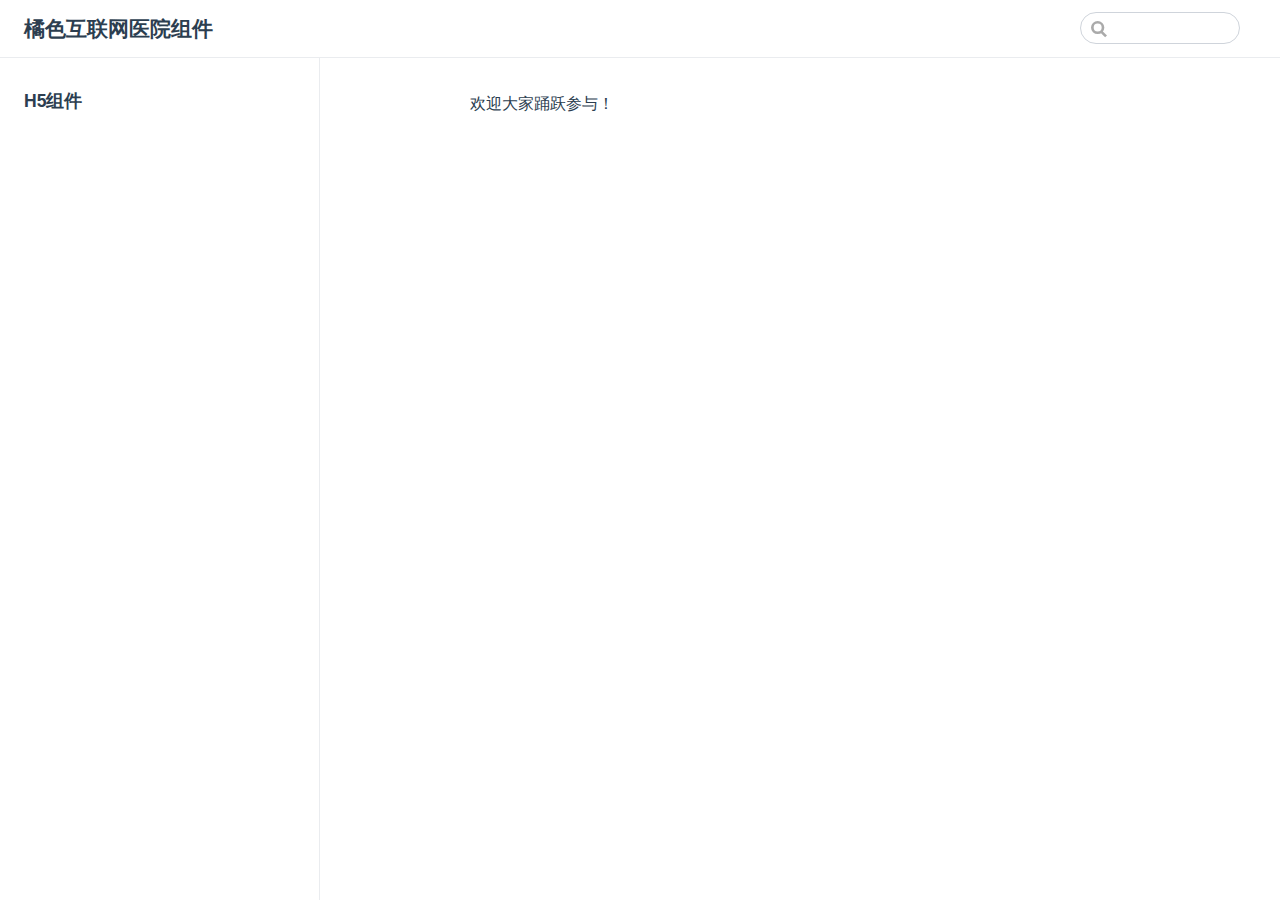
<file: index.html>
<!DOCTYPE html>
<html lang="en-US">
  <head>
    <meta charset="utf-8">
    <meta name="viewport" content="width=device-width,initial-scale=1">
    <title>橘色互联网医院组件</title>
    <meta name="generator" content="VuePress 1.8.2">
    
    <meta name="description" content="欢迎大家踊跃参与">
    
    <link rel="preload" href="/assets/css/0.styles.5bafc99f.css" as="style"><link rel="preload" href="/assets/js/app.329aa1d0.js" as="script"><link rel="preload" href="/assets/js/4.10dcfcc9.js" as="script"><link rel="preload" href="/assets/js/38.7e95dd9a.js" as="script"><link rel="prefetch" href="/assets/js/1.296be119.js"><link rel="prefetch" href="/assets/js/10.2325744a.js"><link rel="prefetch" href="/assets/js/11.24ccd954.js"><link rel="prefetch" href="/assets/js/12.4f5f3021.js"><link rel="prefetch" href="/assets/js/13.4303b6ea.js"><link rel="prefetch" href="/assets/js/14.ecdf1b74.js"><link rel="prefetch" href="/assets/js/15.0a5988c8.js"><link rel="prefetch" href="/assets/js/16.c08510d0.js"><link rel="prefetch" href="/assets/js/17.06415121.js"><link rel="prefetch" href="/assets/js/18.26af7155.js"><link rel="prefetch" href="/assets/js/19.0c5a4023.js"><link rel="prefetch" href="/assets/js/2.6ccc4f6a.js"><link rel="prefetch" href="/assets/js/20.44358cb2.js"><link rel="prefetch" href="/assets/js/21.d7bbaf8b.js"><link rel="prefetch" href="/assets/js/22.7c11d0b0.js"><link rel="prefetch" href="/assets/js/23.8bbb5329.js"><link rel="prefetch" href="/assets/js/24.8b1114a7.js"><link rel="prefetch" href="/assets/js/25.00f23f46.js"><link rel="prefetch" href="/assets/js/26.37a12614.js"><link rel="prefetch" href="/assets/js/27.97888b88.js"><link rel="prefetch" href="/assets/js/28.cbcfb48d.js"><link rel="prefetch" href="/assets/js/29.4e0bd933.js"><link rel="prefetch" href="/assets/js/30.89f66dbe.js"><link rel="prefetch" href="/assets/js/31.fbb8acf8.js"><link rel="prefetch" href="/assets/js/32.7c3187a2.js"><link rel="prefetch" href="/assets/js/33.7bd23239.js"><link rel="prefetch" href="/assets/js/34.7959e05d.js"><link rel="prefetch" href="/assets/js/35.06f97289.js"><link rel="prefetch" href="/assets/js/36.4b5eeea7.js"><link rel="prefetch" href="/assets/js/37.7eaedc62.js"><link rel="prefetch" href="/assets/js/39.581b6bf0.js"><link rel="prefetch" href="/assets/js/40.e4830d7e.js"><link rel="prefetch" href="/assets/js/41.0af83739.js"><link rel="prefetch" href="/assets/js/5.da8ec26e.js"><link rel="prefetch" href="/assets/js/6.b089e3c5.js"><link rel="prefetch" href="/assets/js/7.1bf25caf.js"><link rel="prefetch" href="/assets/js/8.6af863be.js"><link rel="prefetch" href="/assets/js/9.315a28d7.js">
    <link rel="stylesheet" href="/assets/css/0.styles.5bafc99f.css">
  </head>
  <body>
    <div id="app" data-server-rendered="true"><div class="theme-container"><header class="navbar"><div class="sidebar-button"><svg xmlns="http://www.w3.org/2000/svg" aria-hidden="true" role="img" viewBox="0 0 448 512" class="icon"><path fill="currentColor" d="M436 124H12c-6.627 0-12-5.373-12-12V80c0-6.627 5.373-12 12-12h424c6.627 0 12 5.373 12 12v32c0 6.627-5.373 12-12 12zm0 160H12c-6.627 0-12-5.373-12-12v-32c0-6.627 5.373-12 12-12h424c6.627 0 12 5.373 12 12v32c0 6.627-5.373 12-12 12zm0 160H12c-6.627 0-12-5.373-12-12v-32c0-6.627 5.373-12 12-12h424c6.627 0 12 5.373 12 12v32c0 6.627-5.373 12-12 12z"></path></svg></div> <a href="/" aria-current="page" class="home-link router-link-exact-active router-link-active"><!----> <span class="site-name">橘色互联网医院组件</span></a> <div class="links"><div class="search-box"><input aria-label="Search" autocomplete="off" spellcheck="false" value=""> <!----></div> <!----></div></header> <div class="sidebar-mask"></div> <aside class="sidebar"><!---->  <ul class="sidebar-links"><li><a href="/hospital/h5.html" class="sidebar-link">H5组件</a></li></ul> </aside> <main class="page"> <div class="theme-default-content content__default"><p>欢迎大家踊跃参与！</p></div> <footer class="page-edit"><!----> <!----></footer> <!----> </main></div><div class="global-ui"></div></div>
    <script src="/assets/js/app.329aa1d0.js" defer></script><script src="/assets/js/4.10dcfcc9.js" defer></script><script src="/assets/js/38.7e95dd9a.js" defer></script>
  </body>
</html>
</file>
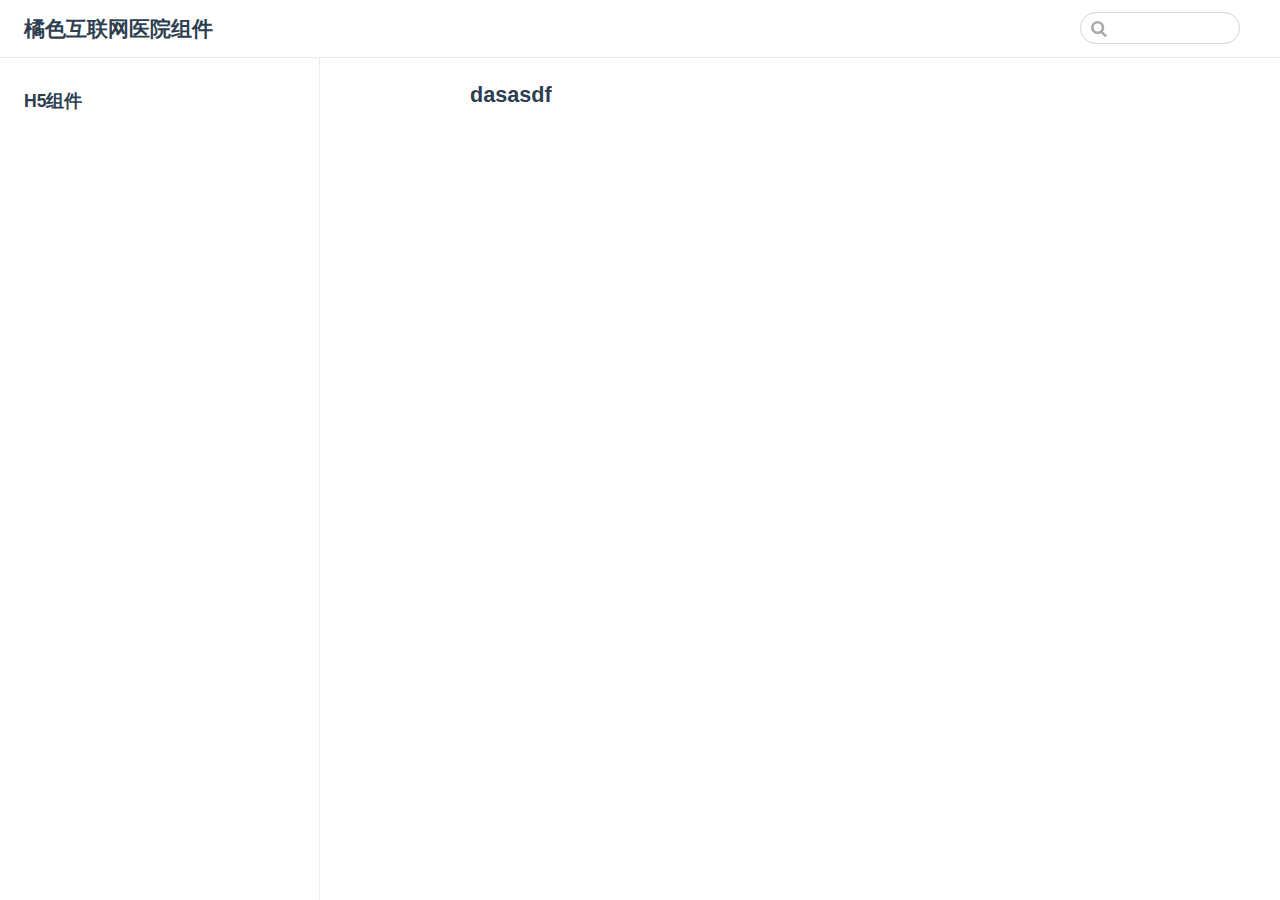
<file: basic.html>
<!DOCTYPE html>
<html lang="en-US">
  <head>
    <meta charset="utf-8">
    <meta name="viewport" content="width=device-width,initial-scale=1">
    <title>dasasdf | 橘色互联网医院组件</title>
    <meta name="generator" content="VuePress 1.8.2">
    
    <meta name="description" content="欢迎大家踊跃参与">
    
    <link rel="preload" href="/assets/css/0.styles.5bafc99f.css" as="style"><link rel="preload" href="/assets/js/app.329aa1d0.js" as="script"><link rel="preload" href="/assets/js/4.10dcfcc9.js" as="script"><link rel="preload" href="/assets/js/40.e4830d7e.js" as="script"><link rel="prefetch" href="/assets/js/1.296be119.js"><link rel="prefetch" href="/assets/js/10.2325744a.js"><link rel="prefetch" href="/assets/js/11.24ccd954.js"><link rel="prefetch" href="/assets/js/12.4f5f3021.js"><link rel="prefetch" href="/assets/js/13.4303b6ea.js"><link rel="prefetch" href="/assets/js/14.ecdf1b74.js"><link rel="prefetch" href="/assets/js/15.0a5988c8.js"><link rel="prefetch" href="/assets/js/16.c08510d0.js"><link rel="prefetch" href="/assets/js/17.06415121.js"><link rel="prefetch" href="/assets/js/18.26af7155.js"><link rel="prefetch" href="/assets/js/19.0c5a4023.js"><link rel="prefetch" href="/assets/js/2.6ccc4f6a.js"><link rel="prefetch" href="/assets/js/20.44358cb2.js"><link rel="prefetch" href="/assets/js/21.d7bbaf8b.js"><link rel="prefetch" href="/assets/js/22.7c11d0b0.js"><link rel="prefetch" href="/assets/js/23.8bbb5329.js"><link rel="prefetch" href="/assets/js/24.8b1114a7.js"><link rel="prefetch" href="/assets/js/25.00f23f46.js"><link rel="prefetch" href="/assets/js/26.37a12614.js"><link rel="prefetch" href="/assets/js/27.97888b88.js"><link rel="prefetch" href="/assets/js/28.cbcfb48d.js"><link rel="prefetch" href="/assets/js/29.4e0bd933.js"><link rel="prefetch" href="/assets/js/30.89f66dbe.js"><link rel="prefetch" href="/assets/js/31.fbb8acf8.js"><link rel="prefetch" href="/assets/js/32.7c3187a2.js"><link rel="prefetch" href="/assets/js/33.7bd23239.js"><link rel="prefetch" href="/assets/js/34.7959e05d.js"><link rel="prefetch" href="/assets/js/35.06f97289.js"><link rel="prefetch" href="/assets/js/36.4b5eeea7.js"><link rel="prefetch" href="/assets/js/37.7eaedc62.js"><link rel="prefetch" href="/assets/js/38.7e95dd9a.js"><link rel="prefetch" href="/assets/js/39.581b6bf0.js"><link rel="prefetch" href="/assets/js/41.0af83739.js"><link rel="prefetch" href="/assets/js/5.da8ec26e.js"><link rel="prefetch" href="/assets/js/6.b089e3c5.js"><link rel="prefetch" href="/assets/js/7.1bf25caf.js"><link rel="prefetch" href="/assets/js/8.6af863be.js"><link rel="prefetch" href="/assets/js/9.315a28d7.js">
    <link rel="stylesheet" href="/assets/css/0.styles.5bafc99f.css">
  </head>
  <body>
    <div id="app" data-server-rendered="true"><div class="theme-container"><header class="navbar"><div class="sidebar-button"><svg xmlns="http://www.w3.org/2000/svg" aria-hidden="true" role="img" viewBox="0 0 448 512" class="icon"><path fill="currentColor" d="M436 124H12c-6.627 0-12-5.373-12-12V80c0-6.627 5.373-12 12-12h424c6.627 0 12 5.373 12 12v32c0 6.627-5.373 12-12 12zm0 160H12c-6.627 0-12-5.373-12-12v-32c0-6.627 5.373-12 12-12h424c6.627 0 12 5.373 12 12v32c0 6.627-5.373 12-12 12zm0 160H12c-6.627 0-12-5.373-12-12v-32c0-6.627 5.373-12 12-12h424c6.627 0 12 5.373 12 12v32c0 6.627-5.373 12-12 12z"></path></svg></div> <a href="/" class="home-link router-link-active"><!----> <span class="site-name">橘色互联网医院组件</span></a> <div class="links"><div class="search-box"><input aria-label="Search" autocomplete="off" spellcheck="false" value=""> <!----></div> <!----></div></header> <div class="sidebar-mask"></div> <aside class="sidebar"><!---->  <ul class="sidebar-links"><li><a href="/hospital/h5.html" class="sidebar-link">H5组件</a></li></ul> </aside> <main class="page"> <div class="theme-default-content content__default"><h3 id="dasasdf"><a href="#dasasdf" class="header-anchor">#</a> dasasdf</h3></div> <footer class="page-edit"><!----> <!----></footer> <!----> </main></div><div class="global-ui"></div></div>
    <script src="/assets/js/app.329aa1d0.js" defer></script><script src="/assets/js/4.10dcfcc9.js" defer></script><script src="/assets/js/40.e4830d7e.js" defer></script>
  </body>
</html>
</file>
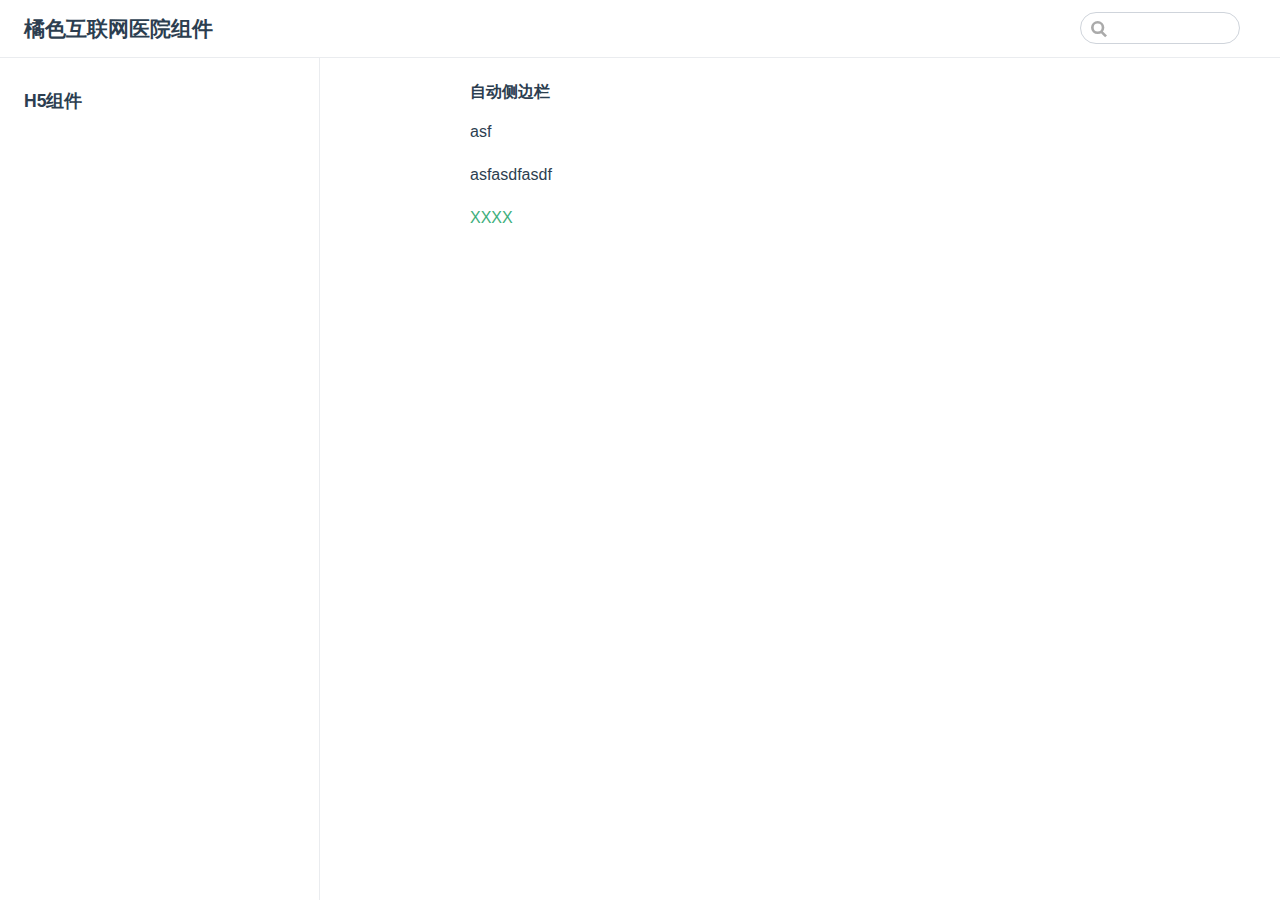
<file: auto/auto.html>
<!DOCTYPE html>
<html lang="en-US">
  <head>
    <meta charset="utf-8">
    <meta name="viewport" content="width=device-width,initial-scale=1">
    <title>自动侧边栏 | 橘色互联网医院组件</title>
    <meta name="generator" content="VuePress 1.8.2">
    
    <meta name="description" content="欢迎大家踊跃参与">
    
    <link rel="preload" href="/assets/css/0.styles.5bafc99f.css" as="style"><link rel="preload" href="/assets/js/app.329aa1d0.js" as="script"><link rel="preload" href="/assets/js/4.10dcfcc9.js" as="script"><link rel="preload" href="/assets/js/39.581b6bf0.js" as="script"><link rel="prefetch" href="/assets/js/1.296be119.js"><link rel="prefetch" href="/assets/js/10.2325744a.js"><link rel="prefetch" href="/assets/js/11.24ccd954.js"><link rel="prefetch" href="/assets/js/12.4f5f3021.js"><link rel="prefetch" href="/assets/js/13.4303b6ea.js"><link rel="prefetch" href="/assets/js/14.ecdf1b74.js"><link rel="prefetch" href="/assets/js/15.0a5988c8.js"><link rel="prefetch" href="/assets/js/16.c08510d0.js"><link rel="prefetch" href="/assets/js/17.06415121.js"><link rel="prefetch" href="/assets/js/18.26af7155.js"><link rel="prefetch" href="/assets/js/19.0c5a4023.js"><link rel="prefetch" href="/assets/js/2.6ccc4f6a.js"><link rel="prefetch" href="/assets/js/20.44358cb2.js"><link rel="prefetch" href="/assets/js/21.d7bbaf8b.js"><link rel="prefetch" href="/assets/js/22.7c11d0b0.js"><link rel="prefetch" href="/assets/js/23.8bbb5329.js"><link rel="prefetch" href="/assets/js/24.8b1114a7.js"><link rel="prefetch" href="/assets/js/25.00f23f46.js"><link rel="prefetch" href="/assets/js/26.37a12614.js"><link rel="prefetch" href="/assets/js/27.97888b88.js"><link rel="prefetch" href="/assets/js/28.cbcfb48d.js"><link rel="prefetch" href="/assets/js/29.4e0bd933.js"><link rel="prefetch" href="/assets/js/30.89f66dbe.js"><link rel="prefetch" href="/assets/js/31.fbb8acf8.js"><link rel="prefetch" href="/assets/js/32.7c3187a2.js"><link rel="prefetch" href="/assets/js/33.7bd23239.js"><link rel="prefetch" href="/assets/js/34.7959e05d.js"><link rel="prefetch" href="/assets/js/35.06f97289.js"><link rel="prefetch" href="/assets/js/36.4b5eeea7.js"><link rel="prefetch" href="/assets/js/37.7eaedc62.js"><link rel="prefetch" href="/assets/js/38.7e95dd9a.js"><link rel="prefetch" href="/assets/js/40.e4830d7e.js"><link rel="prefetch" href="/assets/js/41.0af83739.js"><link rel="prefetch" href="/assets/js/5.da8ec26e.js"><link rel="prefetch" href="/assets/js/6.b089e3c5.js"><link rel="prefetch" href="/assets/js/7.1bf25caf.js"><link rel="prefetch" href="/assets/js/8.6af863be.js"><link rel="prefetch" href="/assets/js/9.315a28d7.js">
    <link rel="stylesheet" href="/assets/css/0.styles.5bafc99f.css">
  </head>
  <body>
    <div id="app" data-server-rendered="true"><div class="theme-container"><header class="navbar"><div class="sidebar-button"><svg xmlns="http://www.w3.org/2000/svg" aria-hidden="true" role="img" viewBox="0 0 448 512" class="icon"><path fill="currentColor" d="M436 124H12c-6.627 0-12-5.373-12-12V80c0-6.627 5.373-12 12-12h424c6.627 0 12 5.373 12 12v32c0 6.627-5.373 12-12 12zm0 160H12c-6.627 0-12-5.373-12-12v-32c0-6.627 5.373-12 12-12h424c6.627 0 12 5.373 12 12v32c0 6.627-5.373 12-12 12zm0 160H12c-6.627 0-12-5.373-12-12v-32c0-6.627 5.373-12 12-12h424c6.627 0 12 5.373 12 12v32c0 6.627-5.373 12-12 12z"></path></svg></div> <a href="/" class="home-link router-link-active"><!----> <span class="site-name">橘色互联网医院组件</span></a> <div class="links"><div class="search-box"><input aria-label="Search" autocomplete="off" spellcheck="false" value=""> <!----></div> <!----></div></header> <div class="sidebar-mask"></div> <aside class="sidebar"><!---->  <ul class="sidebar-links"><li><a href="/hospital/h5.html" class="sidebar-link">H5组件</a></li></ul> </aside> <main class="page"> <div class="theme-default-content content__default"><h4 id="自动侧边栏"><a href="#自动侧边栏" class="header-anchor">#</a> 自动侧边栏</h4> <ul><li><p>asf</p></li> <li><p>asfasdfasdf</p></li></ul> <p><a href="#jump23">XXXX</a></p></div> <footer class="page-edit"><!----> <!----></footer> <!----> </main></div><div class="global-ui"></div></div>
    <script src="/assets/js/app.329aa1d0.js" defer></script><script src="/assets/js/4.10dcfcc9.js" defer></script><script src="/assets/js/39.581b6bf0.js" defer></script>
  </body>
</html>
</file>
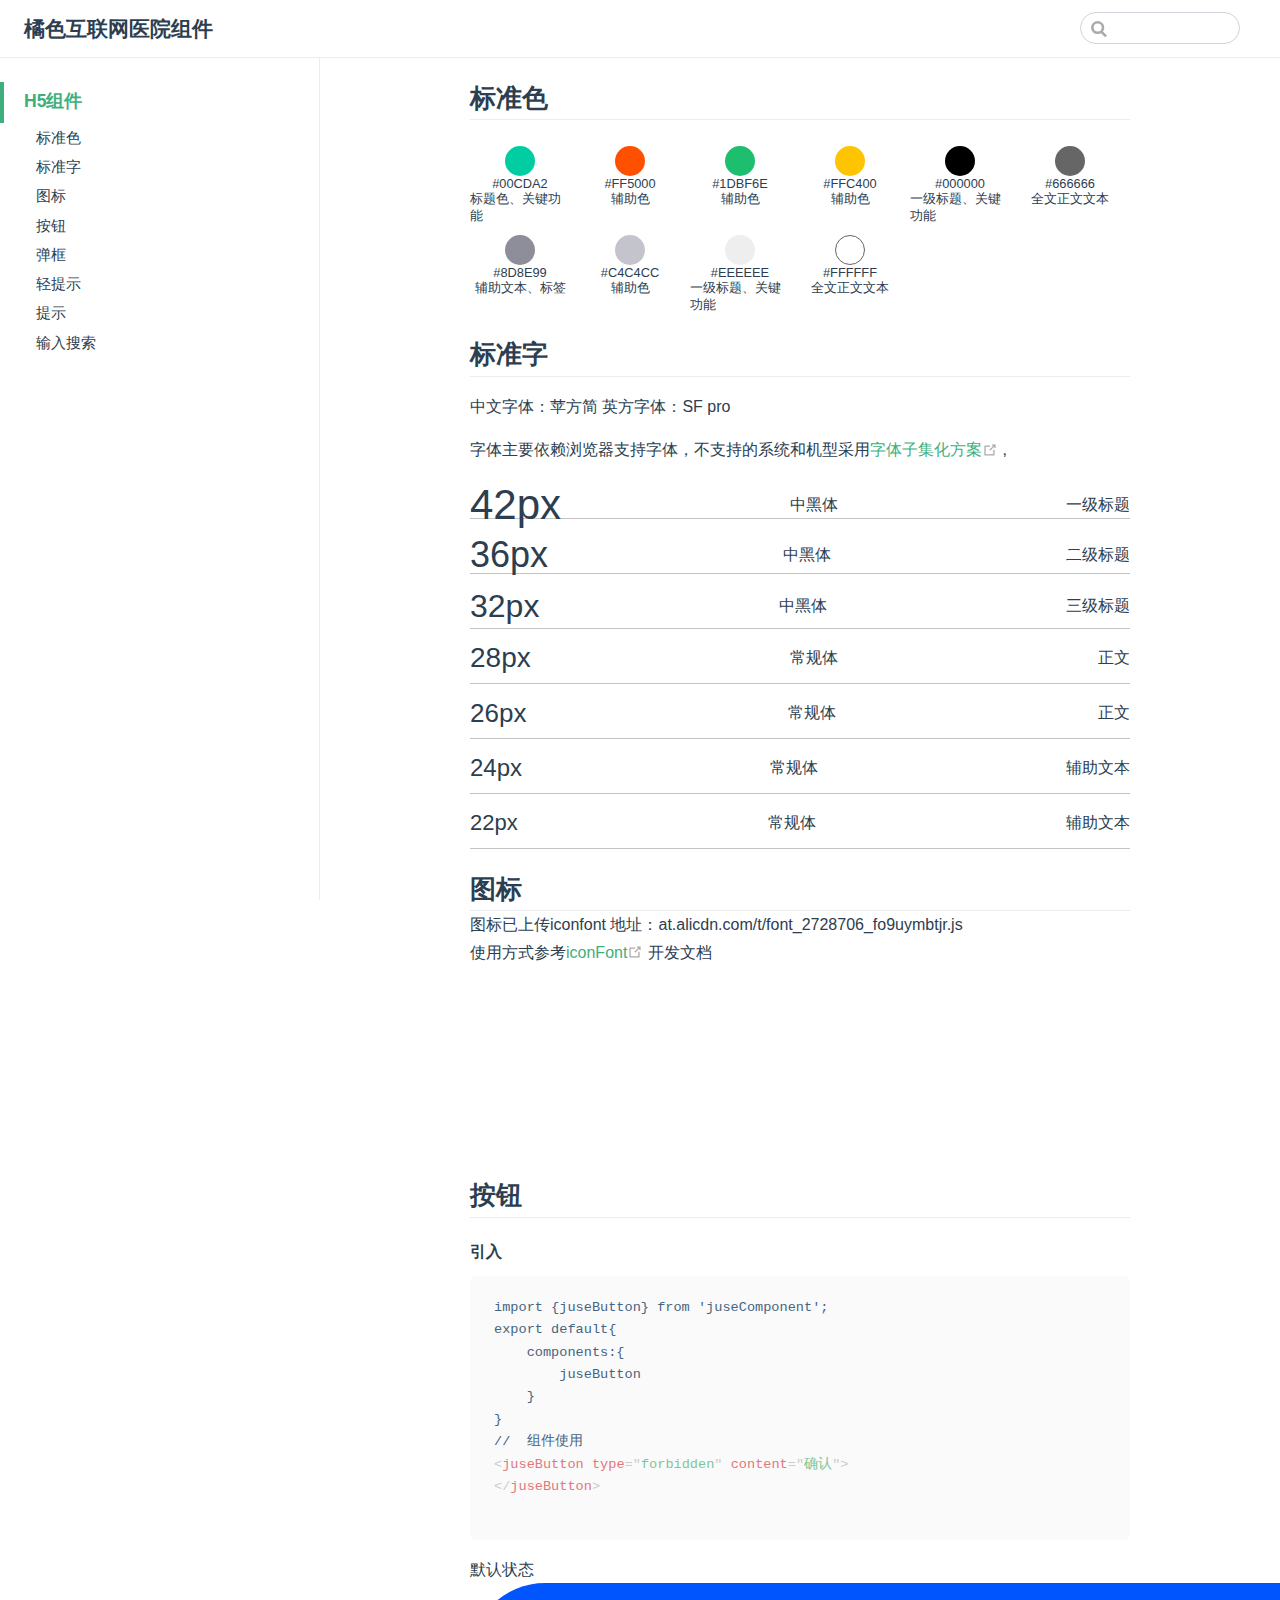
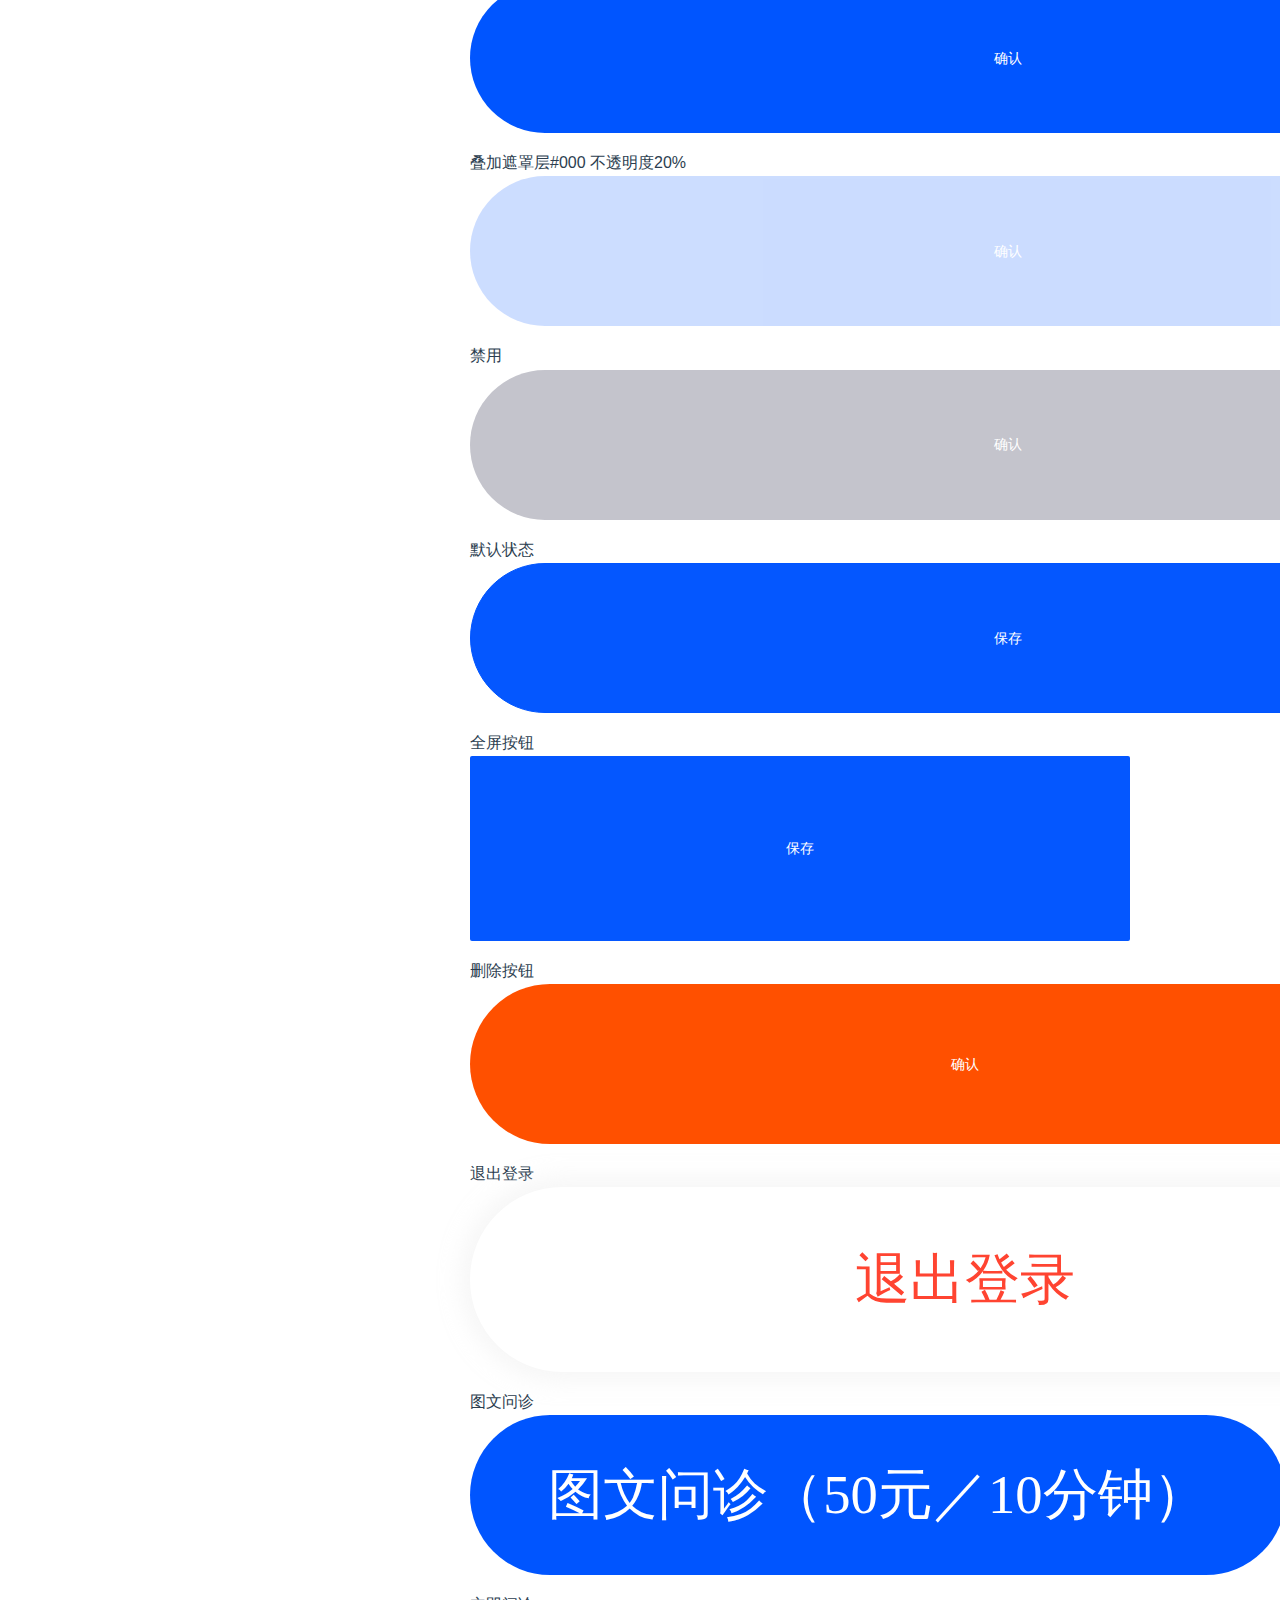
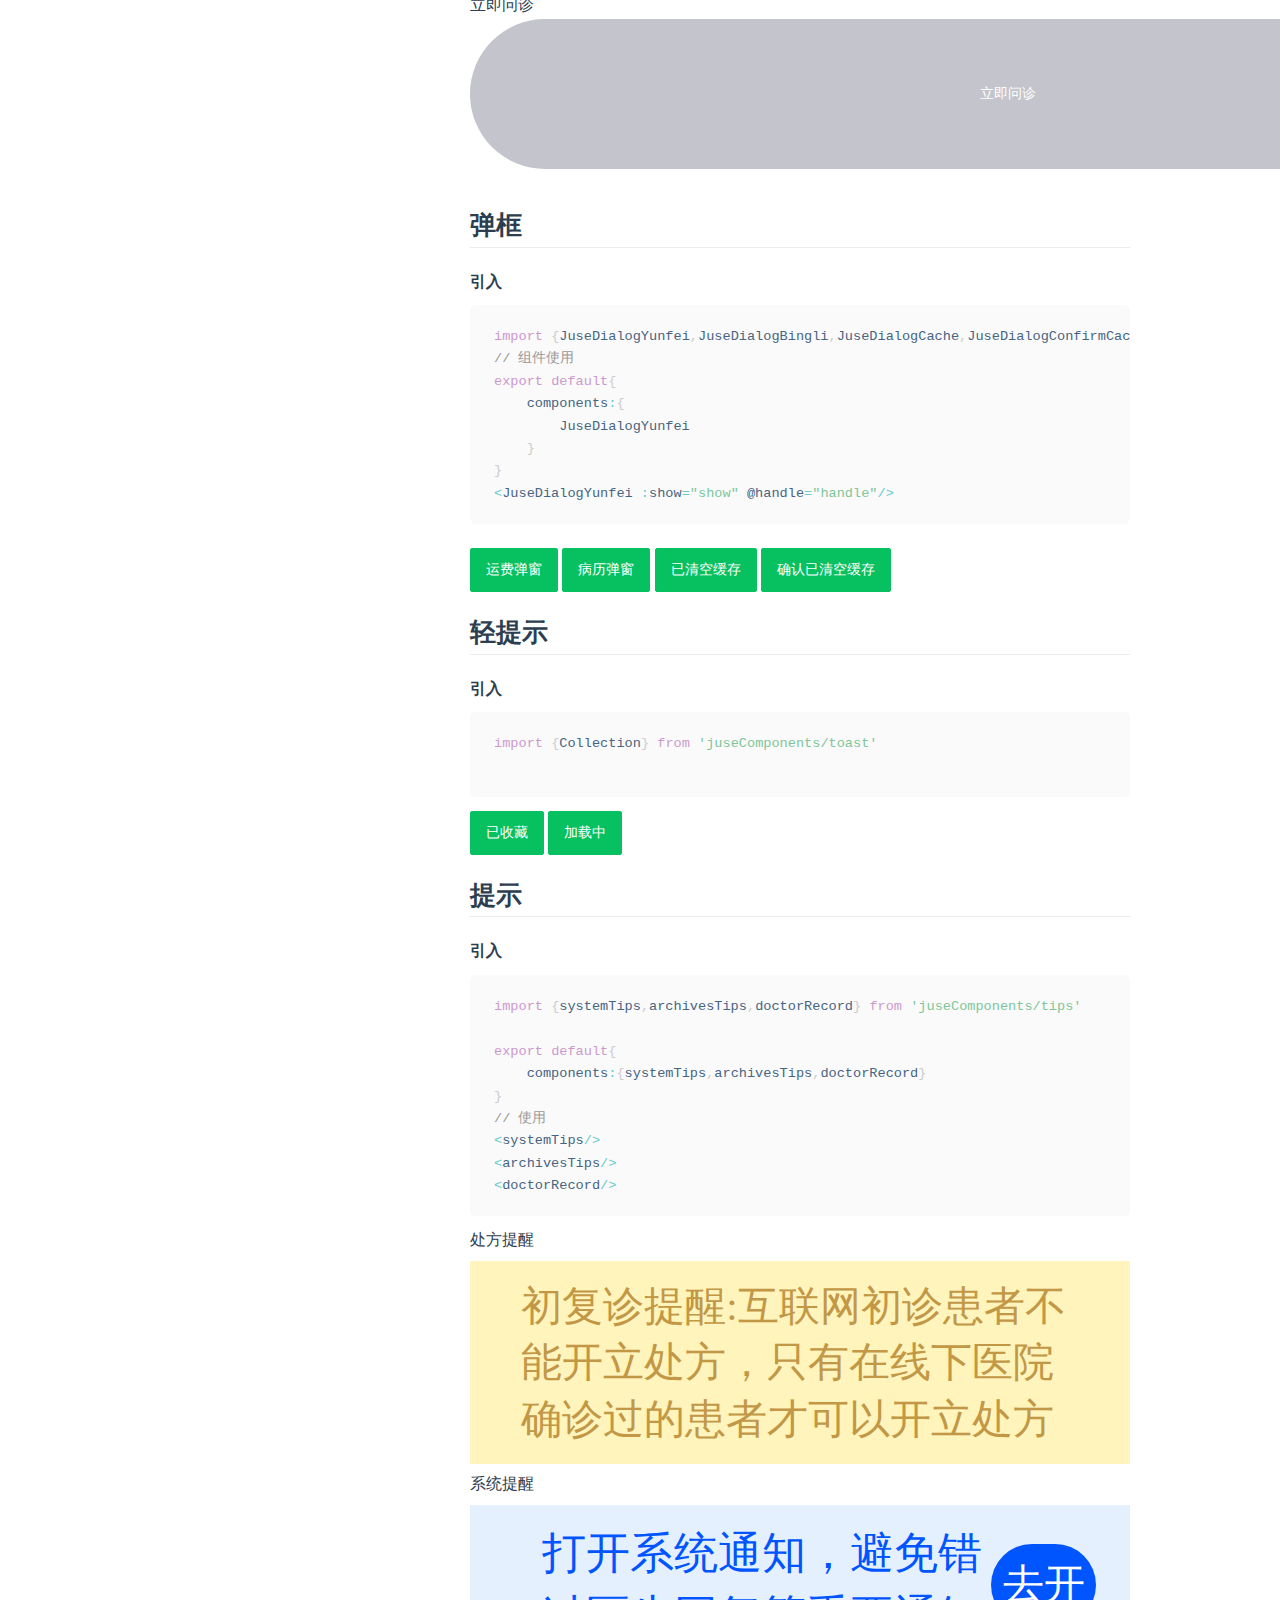
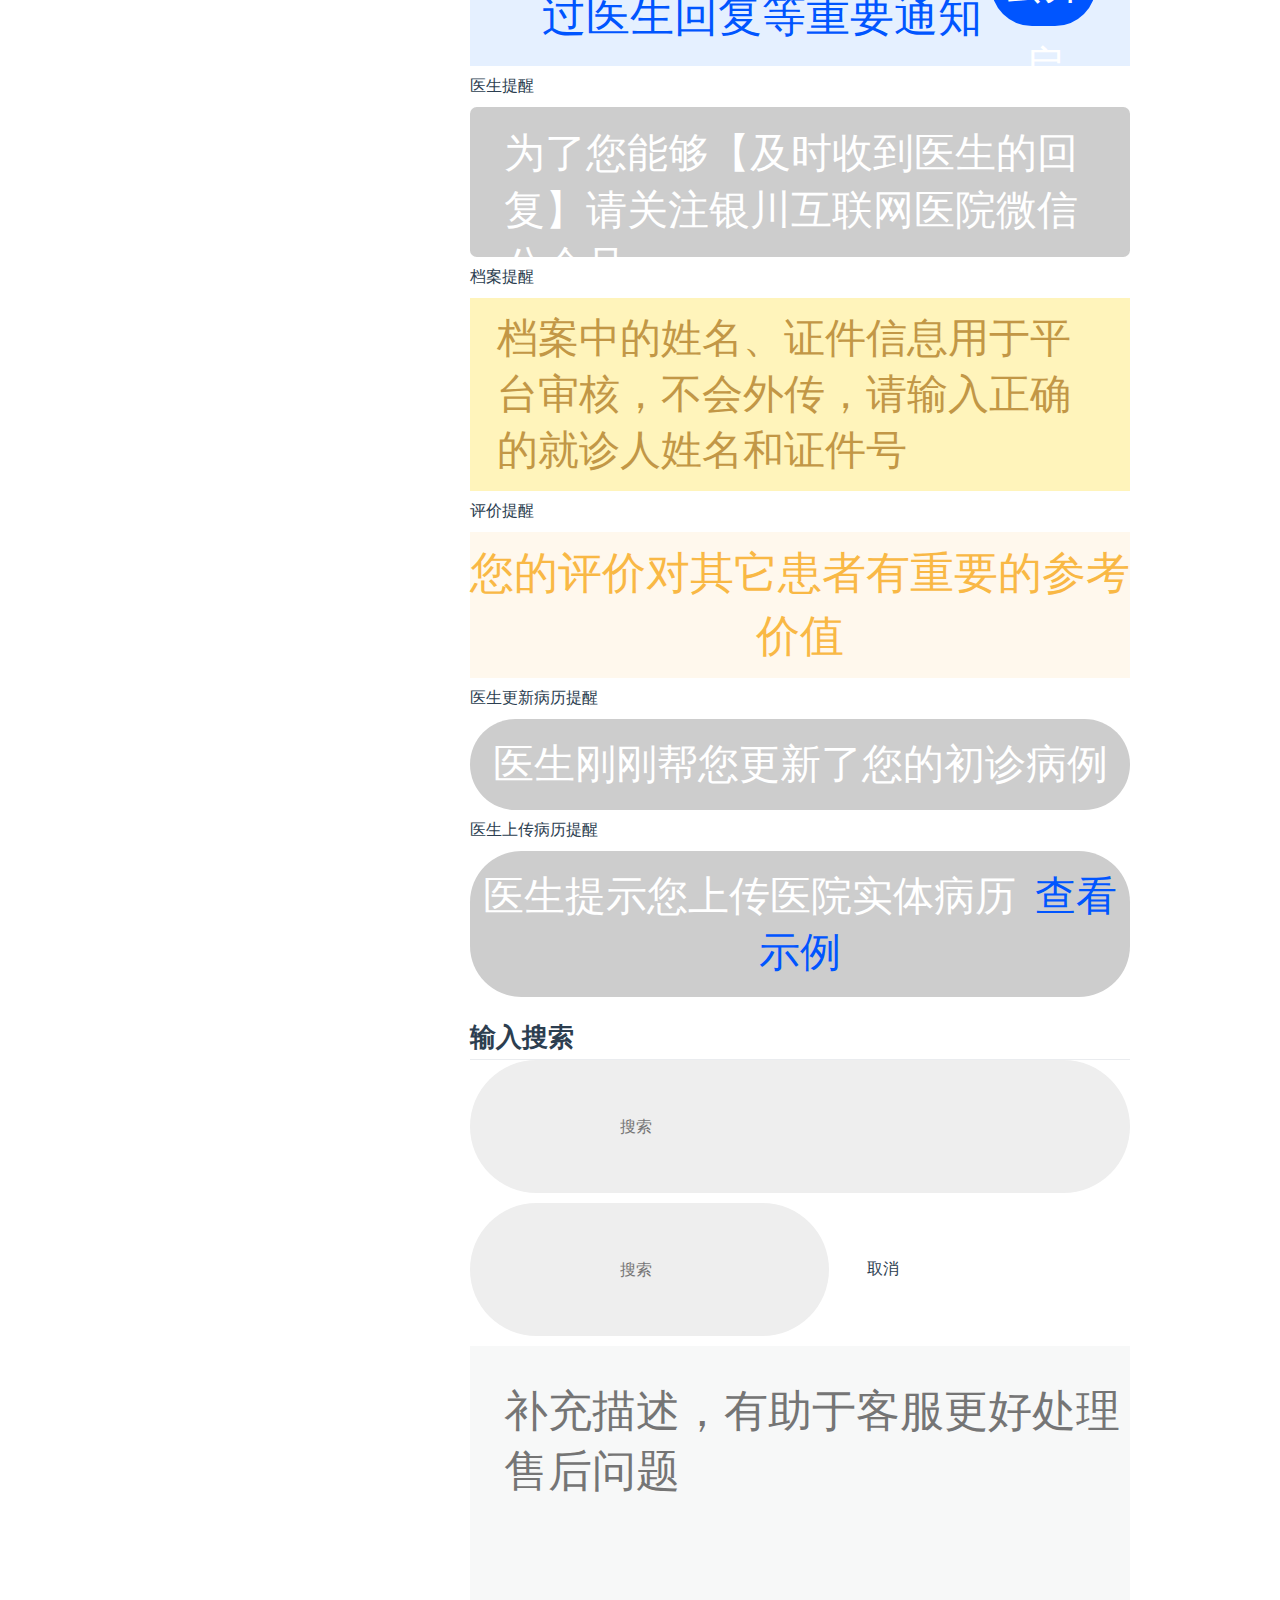
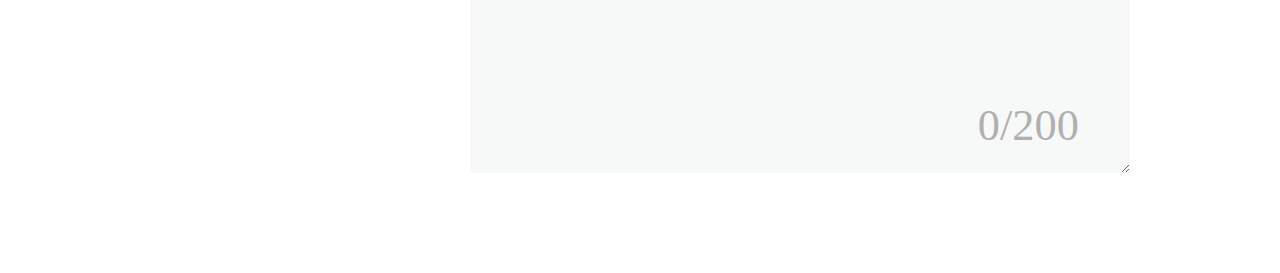
<file: hospital/h5.html>
<!DOCTYPE html>
<html lang="en-US">
  <head>
    <meta charset="utf-8">
    <meta name="viewport" content="width=device-width,initial-scale=1">
    <title>H5组件 | 橘色互联网医院组件</title>
    <meta name="generator" content="VuePress 1.8.2">
    
    <meta name="description" content="欢迎大家踊跃参与">
    
    <link rel="preload" href="/assets/css/0.styles.5bafc99f.css" as="style"><link rel="preload" href="/assets/js/app.329aa1d0.js" as="script"><link rel="preload" href="/assets/js/4.10dcfcc9.js" as="script"><link rel="preload" href="/assets/js/33.7bd23239.js" as="script"><link rel="preload" href="/assets/js/19.0c5a4023.js" as="script"><link rel="preload" href="/assets/js/34.7959e05d.js" as="script"><link rel="preload" href="/assets/js/16.c08510d0.js" as="script"><link rel="preload" href="/assets/js/11.24ccd954.js" as="script"><link rel="preload" href="/assets/js/6.b089e3c5.js" as="script"><link rel="preload" href="/assets/js/18.26af7155.js" as="script"><link rel="preload" href="/assets/js/5.da8ec26e.js" as="script"><link rel="preload" href="/assets/js/12.4f5f3021.js" as="script"><link rel="prefetch" href="/assets/js/1.296be119.js"><link rel="prefetch" href="/assets/js/10.2325744a.js"><link rel="prefetch" href="/assets/js/13.4303b6ea.js"><link rel="prefetch" href="/assets/js/14.ecdf1b74.js"><link rel="prefetch" href="/assets/js/15.0a5988c8.js"><link rel="prefetch" href="/assets/js/17.06415121.js"><link rel="prefetch" href="/assets/js/2.6ccc4f6a.js"><link rel="prefetch" href="/assets/js/20.44358cb2.js"><link rel="prefetch" href="/assets/js/21.d7bbaf8b.js"><link rel="prefetch" href="/assets/js/22.7c11d0b0.js"><link rel="prefetch" href="/assets/js/23.8bbb5329.js"><link rel="prefetch" href="/assets/js/24.8b1114a7.js"><link rel="prefetch" href="/assets/js/25.00f23f46.js"><link rel="prefetch" href="/assets/js/26.37a12614.js"><link rel="prefetch" href="/assets/js/27.97888b88.js"><link rel="prefetch" href="/assets/js/28.cbcfb48d.js"><link rel="prefetch" href="/assets/js/29.4e0bd933.js"><link rel="prefetch" href="/assets/js/30.89f66dbe.js"><link rel="prefetch" href="/assets/js/31.fbb8acf8.js"><link rel="prefetch" href="/assets/js/32.7c3187a2.js"><link rel="prefetch" href="/assets/js/35.06f97289.js"><link rel="prefetch" href="/assets/js/36.4b5eeea7.js"><link rel="prefetch" href="/assets/js/37.7eaedc62.js"><link rel="prefetch" href="/assets/js/38.7e95dd9a.js"><link rel="prefetch" href="/assets/js/39.581b6bf0.js"><link rel="prefetch" href="/assets/js/40.e4830d7e.js"><link rel="prefetch" href="/assets/js/41.0af83739.js"><link rel="prefetch" href="/assets/js/7.1bf25caf.js"><link rel="prefetch" href="/assets/js/8.6af863be.js"><link rel="prefetch" href="/assets/js/9.315a28d7.js">
    <link rel="stylesheet" href="/assets/css/0.styles.5bafc99f.css">
  </head>
  <body>
    <div id="app" data-server-rendered="true"><div class="theme-container"><header class="navbar"><div class="sidebar-button"><svg xmlns="http://www.w3.org/2000/svg" aria-hidden="true" role="img" viewBox="0 0 448 512" class="icon"><path fill="currentColor" d="M436 124H12c-6.627 0-12-5.373-12-12V80c0-6.627 5.373-12 12-12h424c6.627 0 12 5.373 12 12v32c0 6.627-5.373 12-12 12zm0 160H12c-6.627 0-12-5.373-12-12v-32c0-6.627 5.373-12 12-12h424c6.627 0 12 5.373 12 12v32c0 6.627-5.373 12-12 12zm0 160H12c-6.627 0-12-5.373-12-12v-32c0-6.627 5.373-12 12-12h424c6.627 0 12 5.373 12 12v32c0 6.627-5.373 12-12 12z"></path></svg></div> <a href="/" class="home-link router-link-active"><!----> <span class="site-name">橘色互联网医院组件</span></a> <div class="links"><div class="search-box"><input aria-label="Search" autocomplete="off" spellcheck="false" value=""> <!----></div> <!----></div></header> <div class="sidebar-mask"></div> <aside class="sidebar"><!---->  <ul class="sidebar-links"><li><a href="/hospital/h5.html" aria-current="page" class="active sidebar-link">H5组件</a><ul class="sidebar-sub-headers"><li class="sidebar-sub-header"><a href="/hospital/h5.html#标准色" class="sidebar-link">标准色</a></li><li class="sidebar-sub-header"><a href="/hospital/h5.html#标准字" class="sidebar-link">标准字</a></li><li class="sidebar-sub-header"><a href="/hospital/h5.html#图标" class="sidebar-link">图标</a></li><li class="sidebar-sub-header"><a href="/hospital/h5.html#按钮" class="sidebar-link">按钮</a></li><li class="sidebar-sub-header"><a href="/hospital/h5.html#弹框" class="sidebar-link">弹框</a></li><li class="sidebar-sub-header"><a href="/hospital/h5.html#轻提示" class="sidebar-link">轻提示</a></li><li class="sidebar-sub-header"><a href="/hospital/h5.html#提示" class="sidebar-link">提示</a></li><li class="sidebar-sub-header"><a href="/hospital/h5.html#输入搜索" class="sidebar-link">输入搜索</a></li></ul></li></ul> </aside> <main class="page"> <div class="theme-default-content content__default"><h2 id="标准色"><a href="#标准色" class="header-anchor">#</a> 标准色</h2> <div style="display:flex;flex-wrap:wrap;justify-content:flex-start;" data-v-7f183cfc><div class="wrapper" data-v-1fcad139 data-v-7f183cfc><div style="background-color:#00CDA2;border:;" data-v-1fcad139></div> <div data-v-1fcad139>#00CDA2</div> <div data-v-1fcad139>标题色、关键功能</div></div><div class="wrapper" data-v-1fcad139 data-v-7f183cfc><div style="background-color:#FF5000;border:;" data-v-1fcad139></div> <div data-v-1fcad139>#FF5000</div> <div data-v-1fcad139>辅助色</div></div><div class="wrapper" data-v-1fcad139 data-v-7f183cfc><div style="background-color:#1DBF6E;border:;" data-v-1fcad139></div> <div data-v-1fcad139>#1DBF6E</div> <div data-v-1fcad139>辅助色</div></div><div class="wrapper" data-v-1fcad139 data-v-7f183cfc><div style="background-color:#FFC400;border:;" data-v-1fcad139></div> <div data-v-1fcad139>#FFC400</div> <div data-v-1fcad139>辅助色</div></div><div class="wrapper" data-v-1fcad139 data-v-7f183cfc><div style="background-color:#000000;border:;" data-v-1fcad139></div> <div data-v-1fcad139>#000000</div> <div data-v-1fcad139>一级标题、关键功能</div></div><div class="wrapper" data-v-1fcad139 data-v-7f183cfc><div style="background-color:#666666;border:;" data-v-1fcad139></div> <div data-v-1fcad139>#666666</div> <div data-v-1fcad139>全文正文文本</div></div><div class="wrapper" data-v-1fcad139 data-v-7f183cfc><div style="background-color:#8D8E99;border:;" data-v-1fcad139></div> <div data-v-1fcad139>#8D8E99</div> <div data-v-1fcad139>辅助文本、标签</div></div><div class="wrapper" data-v-1fcad139 data-v-7f183cfc><div style="background-color:#C4C4CC;border:;" data-v-1fcad139></div> <div data-v-1fcad139>#C4C4CC</div> <div data-v-1fcad139>辅助色</div></div><div class="wrapper" data-v-1fcad139 data-v-7f183cfc><div style="background-color:#EEEEEE;border:;" data-v-1fcad139></div> <div data-v-1fcad139>#EEEEEE</div> <div data-v-1fcad139>一级标题、关键功能</div></div><div class="wrapper" data-v-1fcad139 data-v-7f183cfc><div style="background-color:#FFFFFF;border:1px solid #666;" data-v-1fcad139></div> <div data-v-1fcad139>#FFFFFF</div> <div data-v-1fcad139>全文正文文本</div></div></div> <h2 id="标准字"><a href="#标准字" class="header-anchor">#</a> 标准字</h2> <p>中文字体：苹方简 英方字体：SF pro</p> <ul><li>字体主要依赖浏览器支持字体，不支持的系统和机型采用<a href="http://ecomfe.github.io/fontmin/#feature" target="_blank" rel="noopener noreferrer">字体子集化方案<span><svg xmlns="http://www.w3.org/2000/svg" aria-hidden="true" focusable="false" x="0px" y="0px" viewBox="0 0 100 100" width="15" height="15" class="icon outbound"><path fill="currentColor" d="M18.8,85.1h56l0,0c2.2,0,4-1.8,4-4v-32h-8v28h-48v-48h28v-8h-32l0,0c-2.2,0-4,1.8-4,4v56C14.8,83.3,16.6,85.1,18.8,85.1z"></path> <polygon fill="currentColor" points="45.7,48.7 51.3,54.3 77.2,28.5 77.2,37.2 85.2,37.2 85.2,14.9 62.8,14.9 62.8,22.9 71.5,22.9"></polygon></svg> <span class="sr-only">(opens new window)</span></span></a>,
<div data-v-37349869><div style="display: flex;justify-content: space-between;align-items:center;margin-top: 5px;flex-wrap: wrap;border-bottom: 1px solid #c4c4c4;height: 50px" data-v-37349869><div style="font-size:42px;" data-v-37349869>42px</div> <div data-v-37349869>中黑体</div> <div data-v-37349869>一级标题</div></div><div style="display: flex;justify-content: space-between;align-items:center;margin-top: 5px;flex-wrap: wrap;border-bottom: 1px solid #c4c4c4;height: 50px" data-v-37349869><div style="font-size:36px;" data-v-37349869>36px</div> <div data-v-37349869>中黑体</div> <div data-v-37349869>二级标题</div></div><div style="display: flex;justify-content: space-between;align-items:center;margin-top: 5px;flex-wrap: wrap;border-bottom: 1px solid #c4c4c4;height: 50px" data-v-37349869><div style="font-size:32px;" data-v-37349869>32px</div> <div data-v-37349869>中黑体</div> <div data-v-37349869>三级标题</div></div><div style="display: flex;justify-content: space-between;align-items:center;margin-top: 5px;flex-wrap: wrap;border-bottom: 1px solid #c4c4c4;height: 50px" data-v-37349869><div style="font-size:28px;" data-v-37349869>28px</div> <div data-v-37349869>常规体</div> <div data-v-37349869>正文</div></div><div style="display: flex;justify-content: space-between;align-items:center;margin-top: 5px;flex-wrap: wrap;border-bottom: 1px solid #c4c4c4;height: 50px" data-v-37349869><div style="font-size:26px;" data-v-37349869>26px</div> <div data-v-37349869>常规体</div> <div data-v-37349869>正文</div></div><div style="display: flex;justify-content: space-between;align-items:center;margin-top: 5px;flex-wrap: wrap;border-bottom: 1px solid #c4c4c4;height: 50px" data-v-37349869><div style="font-size:24px;" data-v-37349869>24px</div> <div data-v-37349869>常规体</div> <div data-v-37349869>辅助文本</div></div><div style="display: flex;justify-content: space-between;align-items:center;margin-top: 5px;flex-wrap: wrap;border-bottom: 1px solid #c4c4c4;height: 50px" data-v-37349869><div style="font-size:22px;" data-v-37349869>22px</div> <div data-v-37349869>常规体</div> <div data-v-37349869>辅助文本</div></div></div></li></ul> <h2 id="图标"><a href="#图标" class="header-anchor">#</a> 图标</h2> <ul><li>图标已上传iconfont 地址：at.alicdn.com/t/font_2728706_fo9uymbtjr.js</li> <li>使用方式参考<a href="https://www.iconfont.cn/help/detail?spm=a313x.7781069.1998910419.17&amp;helptype=code" target="_blank" rel="noopener noreferrer">iconFont<span><svg xmlns="http://www.w3.org/2000/svg" aria-hidden="true" focusable="false" x="0px" y="0px" viewBox="0 0 100 100" width="15" height="15" class="icon outbound"><path fill="currentColor" d="M18.8,85.1h56l0,0c2.2,0,4-1.8,4-4v-32h-8v28h-48v-48h28v-8h-32l0,0c-2.2,0-4,1.8-4,4v56C14.8,83.3,16.6,85.1,18.8,85.1z"></path> <polygon fill="currentColor" points="45.7,48.7 51.3,54.3 77.2,28.5 77.2,37.2 85.2,37.2 85.2,14.9 62.8,14.9 62.8,22.9 71.5,22.9"></polygon></svg> <span class="sr-only">(opens new window)</span></span></a>开发文档</li></ul> <div data-v-54a7a8e8><svg aria-hidden="true" class="icon" style="width:30px;height:30px;" data-v-54a7a8e8><use xlink:href="#icon-fenxiang-w"></use></svg> <svg aria-hidden="true" class="icon" style="width:30px;height:30px;" data-v-54a7a8e8><use xlink:href="#icon-bofang-w"></use></svg> <svg aria-hidden="true" class="icon" style="width:30px;height:30px;" data-v-54a7a8e8><use xlink:href="#icon-bofang"></use></svg> <svg aria-hidden="true" class="icon" style="width:30px;height:30px;" data-v-54a7a8e8><use xlink:href="#icon-dianhua-w"></use></svg> <svg aria-hidden="true" class="icon" style="width:30px;height:30px;" data-v-54a7a8e8><use xlink:href="#icon-jingyin-w"></use></svg> <svg aria-hidden="true" class="icon" style="width:30px;height:30px;" data-v-54a7a8e8><use xlink:href="#icon-jingyin-w"></use></svg> <svg aria-hidden="true" class="icon" style="width:30px;height:30px;" data-v-54a7a8e8><use xlink:href="#icon-quanping-w"></use></svg> <svg aria-hidden="true" class="icon" style="width:30px;height:30px;" data-v-54a7a8e8><use xlink:href="#icon-xingbie-w"></use></svg> <svg aria-hidden="true" class="icon" style="width:30px;height:30px;" data-v-54a7a8e8><use xlink:href="#icon-zanting-w"></use></svg> <svg aria-hidden="true" class="icon" style="width:30px;height:30px;" data-v-54a7a8e8><use xlink:href="#icon-shoucang-w"></use></svg> <svg aria-hidden="true" class="icon" style="width:30px;height:30px;" data-v-54a7a8e8><use xlink:href="#icon-shengyin-w"></use></svg> <svg aria-hidden="true" class="icon" style="width:30px;height:30px;" data-v-54a7a8e8><use xlink:href="#icon-anli-o"></use></svg> <svg aria-hidden="true" class="icon" style="width:30px;height:30px;" data-v-54a7a8e8><use xlink:href="#icon-bangzhuzhongxin"></use></svg> <svg aria-hidden="true" class="icon" style="width:30px;height:30px;" data-v-54a7a8e8><use xlink:href="#icon-baogao"></use></svg> <svg aria-hidden="true" class="icon" style="width:30px;height:30px;" data-v-54a7a8e8><use xlink:href="#icon-bingli"></use></svg> <svg aria-hidden="true" class="icon" style="width:30px;height:30px;" data-v-54a7a8e8><use xlink:href="#icon-chenggong"></use></svg> <svg aria-hidden="true" class="icon" style="width:30px;height:30px;" data-v-54a7a8e8><use xlink:href="#icon-chengjiu-o"></use></svg> <svg aria-hidden="true" class="icon" style="width:30px;height:30px;" data-v-54a7a8e8><use xlink:href="#icon-chengyuan-o"></use></svg> <svg aria-hidden="true" class="icon" style="width:30px;height:30px;" data-v-54a7a8e8><use xlink:href="#icon-chufang"></use></svg> <svg aria-hidden="true" class="icon" style="width:30px;height:30px;" data-v-54a7a8e8><use xlink:href="#icon-dangan"></use></svg> <svg aria-hidden="true" class="icon" style="width:30px;height:30px;" data-v-54a7a8e8><use xlink:href="#icon-daizhifu"></use></svg> <svg aria-hidden="true" class="icon" style="width:30px;height:30px;" data-v-54a7a8e8><use xlink:href="#icon-daoru"></use></svg> <svg aria-hidden="true" class="icon" style="width:30px;height:30px;" data-v-54a7a8e8><use xlink:href="#icon-daoru"></use></svg> <svg aria-hidden="true" class="icon" style="width:30px;height:30px;" data-v-54a7a8e8><use xlink:href="#icon-duoxuan-o"></use></svg> <svg aria-hidden="true" class="icon" style="width:30px;height:30px;" data-v-54a7a8e8><use xlink:href="#icon-duoxuan-o"></use></svg> <svg aria-hidden="true" class="icon" style="width:30px;height:30px;" data-v-54a7a8e8><use xlink:href="#icon-dingdan"></use></svg> <svg aria-hidden="true" class="icon" style="width:30px;height:30px;" data-v-54a7a8e8><use xlink:href="#icon-dizhiguanli"></use></svg> <svg aria-hidden="true" class="icon" style="width:30px;height:30px;" data-v-54a7a8e8><use xlink:href="#icon-duoxuan"></use></svg> <svg aria-hidden="true" class="icon" style="width:30px;height:30px;" data-v-54a7a8e8><use xlink:href="#icon-erke-o"></use></svg> <svg aria-hidden="true" class="icon" style="width:30px;height:30px;" data-v-54a7a8e8><use xlink:href="#icon-erke"></use></svg> <svg aria-hidden="true" class="icon" style="width:30px;height:30px;" data-v-54a7a8e8><use xlink:href="#icon-fenxiangpengyouquan"></use></svg> <svg aria-hidden="true" class="icon" style="width:30px;height:30px;" data-v-54a7a8e8><use xlink:href="#icon-fenxiangweixin"></use></svg> <svg aria-hidden="true" class="icon" style="width:30px;height:30px;" data-v-54a7a8e8><use xlink:href="#icon-fenxiang"></use></svg> <svg aria-hidden="true" class="icon" style="width:30px;height:30px;" data-v-54a7a8e8><use xlink:href="#icon-gongzuoshi-o"></use></svg> <svg aria-hidden="true" class="icon" style="width:30px;height:30px;" data-v-54a7a8e8><use xlink:href="#icon-gouxuan-o"></use></svg> <svg aria-hidden="true" class="icon" style="width:30px;height:30px;" data-v-54a7a8e8><use xlink:href="#icon-dianhua"></use></svg> <svg aria-hidden="true" class="icon" style="width:30px;height:30px;" data-v-54a7a8e8><use xlink:href="#icon-guanzhushoucang"></use></svg> <svg aria-hidden="true" class="icon" style="width:30px;height:30px;" data-v-54a7a8e8><use xlink:href="#icon-gongzuoshi"></use></svg> <svg aria-hidden="true" class="icon" style="width:30px;height:30px;" data-v-54a7a8e8><use xlink:href="#icon-gouxuan"></use></svg> <svg aria-hidden="true" class="icon" style="width:30px;height:30px;" data-v-54a7a8e8><use xlink:href="#icon-jihuo"></use></svg> <svg aria-hidden="true" class="icon" style="width:30px;height:30px;" data-v-54a7a8e8><use xlink:href="#icon-jiarenhulian"></use></svg> <svg aria-hidden="true" class="icon" style="width:30px;height:30px;" data-v-54a7a8e8><use xlink:href="#icon-gantanhao"></use></svg> <svg aria-hidden="true" class="icon" style="width:30px;height:30px;" data-v-54a7a8e8><use xlink:href="#icon-jianyan"></use></svg> <svg aria-hidden="true" class="icon" style="width:30px;height:30px;" data-v-54a7a8e8><use xlink:href="#icon-jianjie-o"></use></svg> <svg aria-hidden="true" class="icon" style="width:30px;height:30px;" data-v-54a7a8e8><use xlink:href="#icon-jiankangbaogao"></use></svg> <svg aria-hidden="true" class="icon" style="width:30px;height:30px;" data-v-54a7a8e8><use xlink:href="#icon-jiankangdangan"></use></svg> <svg aria-hidden="true" class="icon" style="width:30px;height:30px;" data-v-54a7a8e8><use xlink:href="#icon-jiankangguanli"></use></svg> <svg aria-hidden="true" class="icon" style="width:30px;height:30px;" data-v-54a7a8e8><use xlink:href="#icon-jiuzhenjilu"></use></svg> <svg aria-hidden="true" class="icon" style="width:30px;height:30px;" data-v-54a7a8e8><use xlink:href="#icon-jieshu"></use></svg> <svg aria-hidden="true" class="icon" style="width:30px;height:30px;" data-v-54a7a8e8><use xlink:href="#icon-keshi-p"></use></svg> <svg aria-hidden="true" class="icon" style="width:30px;height:30px;" data-v-54a7a8e8><use xlink:href="#icon-kefu"></use></svg> <svg aria-hidden="true" class="icon" style="width:30px;height:30px;" data-v-54a7a8e8><use xlink:href="#icon-licheng-o"></use></svg> <svg aria-hidden="true" class="icon" style="width:30px;height:30px;" data-v-54a7a8e8><use xlink:href="#icon-keshi"></use></svg> <svg aria-hidden="true" class="icon" style="width:30px;height:30px;" data-v-54a7a8e8><use xlink:href="#icon-lianxikefu"></use></svg> <svg aria-hidden="true" class="icon" style="width:30px;height:30px;" data-v-54a7a8e8><use xlink:href="#icon-mima"></use></svg> <svg aria-hidden="true" class="icon" style="width:30px;height:30px;" data-v-54a7a8e8><use xlink:href="#icon-neike-o"></use></svg> <svg aria-hidden="true" class="icon" style="width:30px;height:30px;" data-v-54a7a8e8><use xlink:href="#icon-neike"></use></svg> <svg aria-hidden="true" class="icon" style="width:30px;height:30px;" data-v-54a7a8e8><use xlink:href="#icon-paixu1"></use></svg> <svg aria-hidden="true" class="icon" style="width:30px;height:30px;" data-v-54a7a8e8><use xlink:href="#icon-paizhao"></use></svg> <svg aria-hidden="true" class="icon" style="width:30px;height:30px;" data-v-54a7a8e8><use xlink:href="#icon-paixu2"></use></svg> <svg aria-hidden="true" class="icon" style="width:30px;height:30px;" data-v-54a7a8e8><use xlink:href="#icon-pingfen-o"></use></svg> <svg aria-hidden="true" class="icon" style="width:30px;height:30px;" data-v-54a7a8e8><use xlink:href="#icon-saomiao"></use></svg> <svg aria-hidden="true" class="icon" style="width:30px;height:30px;" data-v-54a7a8e8><use xlink:href="#icon-pingfen"></use></svg> <svg aria-hidden="true" class="icon" style="width:30px;height:30px;" data-v-54a7a8e8><use xlink:href="#icon-renzheng"></use></svg> <svg aria-hidden="true" class="icon" style="width:30px;height:30px;" data-v-54a7a8e8><use xlink:href="#icon-shangcheng"></use></svg> <svg aria-hidden="true" class="icon" style="width:30px;height:30px;" data-v-54a7a8e8><use xlink:href="#icon-shezhi"></use></svg> <svg aria-hidden="true" class="icon" style="width:30px;height:30px;" data-v-54a7a8e8><use xlink:href="#icon-shipinwenzhen"></use></svg> <svg aria-hidden="true" class="icon" style="width:30px;height:30px;" data-v-54a7a8e8><use xlink:href="#icon-shoucang-o"></use></svg> <svg aria-hidden="true" class="icon" style="width:30px;height:30px;" data-v-54a7a8e8><use xlink:href="#icon-shoucang"></use></svg> <svg aria-hidden="true" class="icon" style="width:30px;height:30px;" data-v-54a7a8e8><use xlink:href="#icon-shoujihao"></use></svg> <svg aria-hidden="true" class="icon" style="width:30px;height:30px;" data-v-54a7a8e8><use xlink:href="#icon-shouhuo"></use></svg> <svg aria-hidden="true" class="icon" style="width:30px;height:30px;" data-v-54a7a8e8><use xlink:href="#icon-shouye"></use></svg> <svg aria-hidden="true" class="icon" style="width:30px;height:30px;" data-v-54a7a8e8><use xlink:href="#icon-taocan"></use></svg> <svg aria-hidden="true" class="icon" style="width:30px;height:30px;" data-v-54a7a8e8><use xlink:href="#icon-tianjia"></use></svg> <svg aria-hidden="true" class="icon" style="width:30px;height:30px;" data-v-54a7a8e8><use xlink:href="#icon-tizhizice"></use></svg> <svg aria-hidden="true" class="icon" style="width:30px;height:30px;" data-v-54a7a8e8><use xlink:href="#icon-tianjiatupian"></use></svg> <svg aria-hidden="true" class="icon" style="width:30px;height:30px;" data-v-54a7a8e8><use xlink:href="#icon-tousu"></use></svg> <svg aria-hidden="true" class="icon" style="width:30px;height:30px;" data-v-54a7a8e8><use xlink:href="#icon-tuijian"></use></svg> <svg aria-hidden="true" class="icon" style="width:30px;height:30px;" data-v-54a7a8e8><use xlink:href="#icon-tuikuan"></use></svg> <svg aria-hidden="true" class="icon" style="width:30px;height:30px;" data-v-54a7a8e8><use xlink:href="#icon-wancheng"></use></svg> <svg aria-hidden="true" class="icon" style="width:30px;height:30px;" data-v-54a7a8e8><use xlink:href="#icon-waike-o"></use></svg> <svg aria-hidden="true" class="icon" style="width:30px;height:30px;" data-v-54a7a8e8><use xlink:href="#icon-weixindenglu"></use></svg> <svg aria-hidden="true" class="icon" style="width:30px;height:30px;" data-v-54a7a8e8><use xlink:href="#icon-waike"></use></svg> <svg aria-hidden="true" class="icon" style="width:30px;height:30px;" data-v-54a7a8e8><use xlink:href="#icon-weixinzhifu"></use></svg> <svg aria-hidden="true" class="icon" style="width:30px;height:30px;" data-v-54a7a8e8><use xlink:href="#icon-wenzhen"></use></svg> <svg aria-hidden="true" class="icon" style="width:30px;height:30px;" data-v-54a7a8e8><use xlink:href="#icon-wodebingli"></use></svg> <svg aria-hidden="true" class="icon" style="width:30px;height:30px;" data-v-54a7a8e8><use xlink:href="#icon-wode"></use></svg> <svg aria-hidden="true" class="icon" style="width:30px;height:30px;" data-v-54a7a8e8><use xlink:href="#icon-wode-p"></use></svg> <svg aria-hidden="true" class="icon" style="width:30px;height:30px;" data-v-54a7a8e8><use xlink:href="#icon-wodeyisheng"></use></svg> <svg aria-hidden="true" class="icon" style="width:30px;height:30px;" data-v-54a7a8e8><use xlink:href="#icon-xingbie"></use></svg> <svg aria-hidden="true" class="icon" style="width:30px;height:30px;" data-v-54a7a8e8><use xlink:href="#icon-yaoqing"></use></svg> <svg aria-hidden="true" class="icon" style="width:30px;height:30px;" data-v-54a7a8e8><use xlink:href="#icon-xianshi"></use></svg> <svg aria-hidden="true" class="icon" style="width:30px;height:30px;" data-v-54a7a8e8><use xlink:href="#icon-yanzhengma"></use></svg> <svg aria-hidden="true" class="icon" style="width:30px;height:30px;" data-v-54a7a8e8><use xlink:href="#icon-yaoqingyoujiang"></use></svg> <svg aria-hidden="true" class="icon" style="width:30px;height:30px;" data-v-54a7a8e8><use xlink:href="#icon-yisheng"></use></svg> <svg aria-hidden="true" class="icon" style="width:30px;height:30px;" data-v-54a7a8e8><use xlink:href="#icon-yiyaobaike"></use></svg> <svg aria-hidden="true" class="icon" style="width:30px;height:30px;" data-v-54a7a8e8><use xlink:href="#icon-yijianfankui"></use></svg> <svg aria-hidden="true" class="icon" style="width:30px;height:30px;" data-v-54a7a8e8><use xlink:href="#icon-yishijianjie"></use></svg> <svg aria-hidden="true" class="icon" style="width:30px;height:30px;" data-v-54a7a8e8><use xlink:href="#icon-yincang"></use></svg> <svg aria-hidden="true" class="icon" style="width:30px;height:30px;" data-v-54a7a8e8><use xlink:href="#icon-yidu"></use></svg> <svg aria-hidden="true" class="icon" style="width:30px;height:30px;" data-v-54a7a8e8><use xlink:href="#icon-yuyin"></use></svg> <svg aria-hidden="true" class="icon" style="width:30px;height:30px;" data-v-54a7a8e8><use xlink:href="#icon-yundongchufang"></use></svg> <svg aria-hidden="true" class="icon" style="width:30px;height:30px;" data-v-54a7a8e8><use xlink:href="#icon-zhifubaozhifu"></use></svg> <svg aria-hidden="true" class="icon" style="width:30px;height:30px;" data-v-54a7a8e8><use xlink:href="#icon-zhiyemenzhen"></use></svg> <svg aria-hidden="true" class="icon" style="width:30px;height:30px;" data-v-54a7a8e8><use xlink:href="#icon-zhongyike-o"></use></svg> <svg aria-hidden="true" class="icon" style="width:30px;height:30px;" data-v-54a7a8e8><use xlink:href="#icon-a-V20"></use></svg> <svg aria-hidden="true" class="icon" style="width:30px;height:30px;" data-v-54a7a8e8><use xlink:href="#icon-zhongyike"></use></svg></div> <h2 id="按钮"><a href="#按钮" class="header-anchor">#</a> 按钮</h2> <h4 id="引入"><a href="#引入" class="header-anchor">#</a> 引入</h4> <div class="language-vue extra-class"><pre class="language-vue"><code>import {juseButton} from 'juseComponent';
export default{
    components:{
        juseButton
    }
}
//  组件使用
<span class="token tag"><span class="token tag"><span class="token punctuation">&lt;</span>juseButton</span> <span class="token attr-name">type</span><span class="token attr-value"><span class="token punctuation attr-equals">=</span><span class="token punctuation">&quot;</span>forbidden<span class="token punctuation">&quot;</span></span> <span class="token attr-name">content</span><span class="token attr-value"><span class="token punctuation attr-equals">=</span><span class="token punctuation">&quot;</span>确认<span class="token punctuation">&quot;</span></span><span class="token punctuation">&gt;</span></span>
<span class="token tag"><span class="token tag"><span class="token punctuation">&lt;/</span>juseButton</span><span class="token punctuation">&gt;</span></span>
    
</code></pre></div><p>默认状态
<button class="van-button van-button--primary van-button--normal default_confirm" data-v-57b5acb1 data-v-57b5acb1><div class="van-button__content" data-v-57b5acb1 data-v-57b5acb1><span class="van-button__text" data-v-57b5acb1 data-v-57b5acb1>确认</span></div></button></p> <p>叠加遮罩层#000 不透明度20%
<button class="van-button van-button--primary van-button--normal default_click" data-v-57b5acb1 data-v-57b5acb1><div class="van-button__content" data-v-57b5acb1 data-v-57b5acb1><span class="van-button__text" data-v-57b5acb1 data-v-57b5acb1>确认</span></div></button></p> <p>禁用
<button class="van-button van-button--primary van-button--normal default_forbidden" data-v-57b5acb1 data-v-57b5acb1><div class="van-button__content" data-v-57b5acb1 data-v-57b5acb1><span class="van-button__text" data-v-57b5acb1 data-v-57b5acb1>确认</span></div></button></p> <p>默认状态
<button class="van-button van-button--primary van-button--normal default_defaultStatus" data-v-57b5acb1 data-v-57b5acb1><div class="van-button__content" data-v-57b5acb1 data-v-57b5acb1><span class="van-button__text" data-v-57b5acb1 data-v-57b5acb1>保存</span></div></button></p> <p>全屏按钮
<button class="van-button van-button--primary van-button--normal default_fullScreen" data-v-57b5acb1 data-v-57b5acb1><div class="van-button__content" data-v-57b5acb1 data-v-57b5acb1><span class="van-button__text" data-v-57b5acb1 data-v-57b5acb1>保存</span></div></button></p> <p>删除按钮
<button class="van-button van-button--primary van-button--normal default_delete" data-v-57b5acb1 data-v-57b5acb1><div class="van-button__content" data-v-57b5acb1 data-v-57b5acb1><span class="van-button__text" data-v-57b5acb1 data-v-57b5acb1>确认</span></div></button></p> <p>退出登录
<button class="van-button van-button--primary van-button--normal default_logout" data-v-57b5acb1 data-v-57b5acb1><div class="van-button__content" data-v-57b5acb1 data-v-57b5acb1><span class="van-button__text" data-v-57b5acb1 data-v-57b5acb1>退出登录</span></div></button></p> <p>图文问诊<br> <button class="van-button van-button--primary van-button--normal default_tuwen" data-v-57b5acb1 data-v-57b5acb1><div class="van-button__content" data-v-57b5acb1 data-v-57b5acb1><span class="van-button__text" data-v-57b5acb1 data-v-57b5acb1>图文问诊（50元／10分钟）</span></div></button></p> <p>立即问诊<br> <button class="van-button van-button--primary van-button--normal default_forbidden" data-v-57b5acb1 data-v-57b5acb1><div class="van-button__content" data-v-57b5acb1 data-v-57b5acb1><span class="van-button__text" data-v-57b5acb1 data-v-57b5acb1>立即问诊</span></div></button></p> <h2 id="弹框"><a href="#弹框" class="header-anchor">#</a> 弹框</h2> <h4 id="引入-2"><a href="#引入-2" class="header-anchor">#</a> 引入</h4> <div class="language-js extra-class"><pre class="language-js"><code><span class="token keyword">import</span> <span class="token punctuation">{</span>JuseDialogYunfei<span class="token punctuation">,</span>JuseDialogBingli<span class="token punctuation">,</span>JuseDialogCache<span class="token punctuation">,</span>JuseDialogConfirmCache<span class="token punctuation">}</span> <span class="token keyword">from</span> <span class="token string">'juseComponents/dialog'</span>
<span class="token comment">// 组件使用</span>
<span class="token keyword">export</span> <span class="token keyword">default</span><span class="token punctuation">{</span>
    components<span class="token operator">:</span><span class="token punctuation">{</span>
        JuseDialogYunfei
    <span class="token punctuation">}</span>
<span class="token punctuation">}</span>
<span class="token operator">&lt;</span>JuseDialogYunfei <span class="token operator">:</span>show<span class="token operator">=</span><span class="token string">&quot;show&quot;</span> @handle<span class="token operator">=</span><span class="token string">&quot;handle&quot;</span><span class="token operator">/</span><span class="token operator">&gt;</span>
</code></pre></div><div data-v-b98a5062><button class="van-button van-button--primary van-button--normal" data-v-b98a5062 data-v-b98a5062><div class="van-button__content" data-v-b98a5062 data-v-b98a5062><span class="van-button__text" data-v-b98a5062 data-v-b98a5062>运费弹窗</span></div></button> <!----> <button class="van-button van-button--primary van-button--normal" data-v-b98a5062 data-v-b98a5062><div class="van-button__content" data-v-b98a5062 data-v-b98a5062><span class="van-button__text" data-v-b98a5062 data-v-b98a5062>病历弹窗</span></div></button> <!----> <button class="van-button van-button--primary van-button--normal" data-v-b98a5062 data-v-b98a5062><div class="van-button__content" data-v-b98a5062 data-v-b98a5062><span class="van-button__text" data-v-b98a5062 data-v-b98a5062>已清空缓存</span></div></button> <!----> <button class="van-button van-button--primary van-button--normal" style="margin-top:10px;" data-v-b98a5062 data-v-b98a5062><div class="van-button__content" data-v-b98a5062 data-v-b98a5062><span class="van-button__text" data-v-b98a5062 data-v-b98a5062>确认已清空缓存</span></div></button> <!----></div> <h2 id="轻提示"><a href="#轻提示" class="header-anchor">#</a> 轻提示</h2> <h4 id="引入-3"><a href="#引入-3" class="header-anchor">#</a> 引入</h4> <div class="language-js extra-class"><pre class="language-js"><code><span class="token keyword">import</span> <span class="token punctuation">{</span>Collection<span class="token punctuation">}</span> <span class="token keyword">from</span> <span class="token string">'juseComponents/toast'</span>

</code></pre></div><div data-v-350fc6c2><button class="van-button van-button--primary van-button--normal" data-v-350fc6c2 data-v-350fc6c2><div class="van-button__content" data-v-350fc6c2 data-v-350fc6c2><span class="van-button__text" data-v-350fc6c2 data-v-350fc6c2>已收藏</span></div></button> <button class="van-button van-button--primary van-button--normal" data-v-350fc6c2 data-v-350fc6c2><div class="van-button__content" data-v-350fc6c2 data-v-350fc6c2><span class="van-button__text" data-v-350fc6c2 data-v-350fc6c2>加载中</span></div></button></div> <h2 id="提示"><a href="#提示" class="header-anchor">#</a> 提示</h2> <h4 id="引入-4"><a href="#引入-4" class="header-anchor">#</a> 引入</h4> <div class="language-js extra-class"><pre class="language-js"><code><span class="token keyword">import</span> <span class="token punctuation">{</span>systemTips<span class="token punctuation">,</span>archivesTips<span class="token punctuation">,</span>doctorRecord<span class="token punctuation">}</span> <span class="token keyword">from</span> <span class="token string">'juseComponents/tips'</span>

<span class="token keyword">export</span> <span class="token keyword">default</span><span class="token punctuation">{</span>
    components<span class="token operator">:</span><span class="token punctuation">{</span>systemTips<span class="token punctuation">,</span>archivesTips<span class="token punctuation">,</span>doctorRecord<span class="token punctuation">}</span>
<span class="token punctuation">}</span>
<span class="token comment">// 使用</span>
<span class="token operator">&lt;</span>systemTips<span class="token operator">/</span><span class="token operator">&gt;</span>
<span class="token operator">&lt;</span>archivesTips<span class="token operator">/</span><span class="token operator">&gt;</span>
<span class="token operator">&lt;</span>doctorRecord<span class="token operator">/</span><span class="token operator">&gt;</span>
</code></pre></div><div data-v-48bd25d4><div data-v-48bd25d4>处方提醒</div> <div style="height: 10px" data-v-48bd25d4></div> <div class="wrapper" data-v-7c8b82be data-v-48bd25d4>
  初复诊提醒:互联网初诊患者不能开立处方，只有在线下医院确诊过的患者才可以开立处方
</div> <div style="height: 10px" data-v-48bd25d4></div> <div data-v-48bd25d4>系统提醒</div> <div style="height: 10px" data-v-48bd25d4></div> <div class="wrapper" data-v-342383de data-v-48bd25d4><svg aria-hidden="true" class="icon icon" style="width:24px;height:24px;" data-v-342383de><use xlink:href="#icon-shoucang-o"></use></svg> <div class="content" data-v-342383de>打开系统通知，避免错过医生回复等重要通知</div> <div class="button" data-v-342383de>去开启</div></div> <div style="height: 10px" data-v-48bd25d4></div> <div data-v-48bd25d4>医生提醒</div> <div style="height: 10px" data-v-48bd25d4></div> <div class="wrapper" data-v-3cdfd026 data-v-48bd25d4>
  为了您能够【及时收到医生的回复】请关注银川互联网医院微信公众号
</div> <div style="height: 10px" data-v-48bd25d4></div> <div data-v-48bd25d4>档案提醒</div> <div style="height: 10px" data-v-48bd25d4></div> <div class="wrapper" data-v-79532964 data-v-48bd25d4>
  档案中的姓名、证件信息用于平台审核，不会外传，请输入正确的就诊人姓名和证件号
</div> <div style="height: 10px" data-v-48bd25d4></div> <div data-v-48bd25d4>评价提醒</div> <div style="height: 10px" data-v-48bd25d4></div> <div class="wrapper" data-v-36a4fe56 data-v-48bd25d4>
  您的评价对其它患者有重要的参考价值
</div> <div style="height: 10px" data-v-48bd25d4></div> <div data-v-48bd25d4>医生更新病历提醒</div> <div style="height: 10px" data-v-48bd25d4></div> <div class="wrapper" data-v-a6706b56 data-v-48bd25d4>
  医生刚刚帮您更新了您的初诊病例
</div> <div style="height: 10px" data-v-48bd25d4></div> <div data-v-48bd25d4>医生上传病历提醒</div> <div style="height: 10px" data-v-48bd25d4></div> <div class="wrapper" data-v-d143f2cc data-v-48bd25d4>
  医生提示您上传医院实体病历
  <span class="demo" data-v-d143f2cc>查看示例</span></div></div> <h2 id="输入搜索"><a href="#输入搜索" class="header-anchor">#</a> 输入搜索</h2> <div data-v-669c6f17><div class="wrapper" data-v-63fc2b5e data-v-669c6f17><input type="text" placeholder="搜索" data-v-63fc2b5e> <div class="iconWrapper" style="position:absolute;top:0" data-v-63fc2b5e><svg aria-hidden="true" class="icon" style="width:px;height:px;" data-v-63fc2b5e><use xlink:href="#icon-sousuo1"></use></svg></div></div> <div style="height: 10px" data-v-669c6f17></div> <div style="display:flex;align-items:center;" data-v-3f2ea0e3 data-v-669c6f17><div class="wrapper" data-v-3f2ea0e3><input type="text" placeholder="搜索" data-v-3f2ea0e3> <div class="iconWrapper" style="position:absolute;top:0" data-v-3f2ea0e3><svg aria-hidden="true" class="icon" style="width:px;height:px;" data-v-3f2ea0e3><use xlink:href="#icon-sousuo2"></use></svg></div></div> <div class="cancel" data-v-3f2ea0e3>取消</div></div> <div style="height: 10px" data-v-669c6f17></div> <div style="position:relative;" data-v-7278430f data-v-669c6f17><textArea placeholder="补充描述，有助于客服更好处理售后问题" data-v-7278430f></textArea> <div class="limit" data-v-7278430f>0/200</div></div></div></div> <footer class="page-edit"><!----> <!----></footer> <!----> </main></div><div class="global-ui"></div></div>
    <script src="/assets/js/app.329aa1d0.js" defer></script><script src="/assets/js/4.10dcfcc9.js" defer></script><script src="/assets/js/33.7bd23239.js" defer></script><script src="/assets/js/19.0c5a4023.js" defer></script><script src="/assets/js/34.7959e05d.js" defer></script><script src="/assets/js/16.c08510d0.js" defer></script><script src="/assets/js/11.24ccd954.js" defer></script><script src="/assets/js/6.b089e3c5.js" defer></script><script src="/assets/js/18.26af7155.js" defer></script><script src="/assets/js/5.da8ec26e.js" defer></script><script src="/assets/js/12.4f5f3021.js" defer></script>
  </body>
</html>
</file>
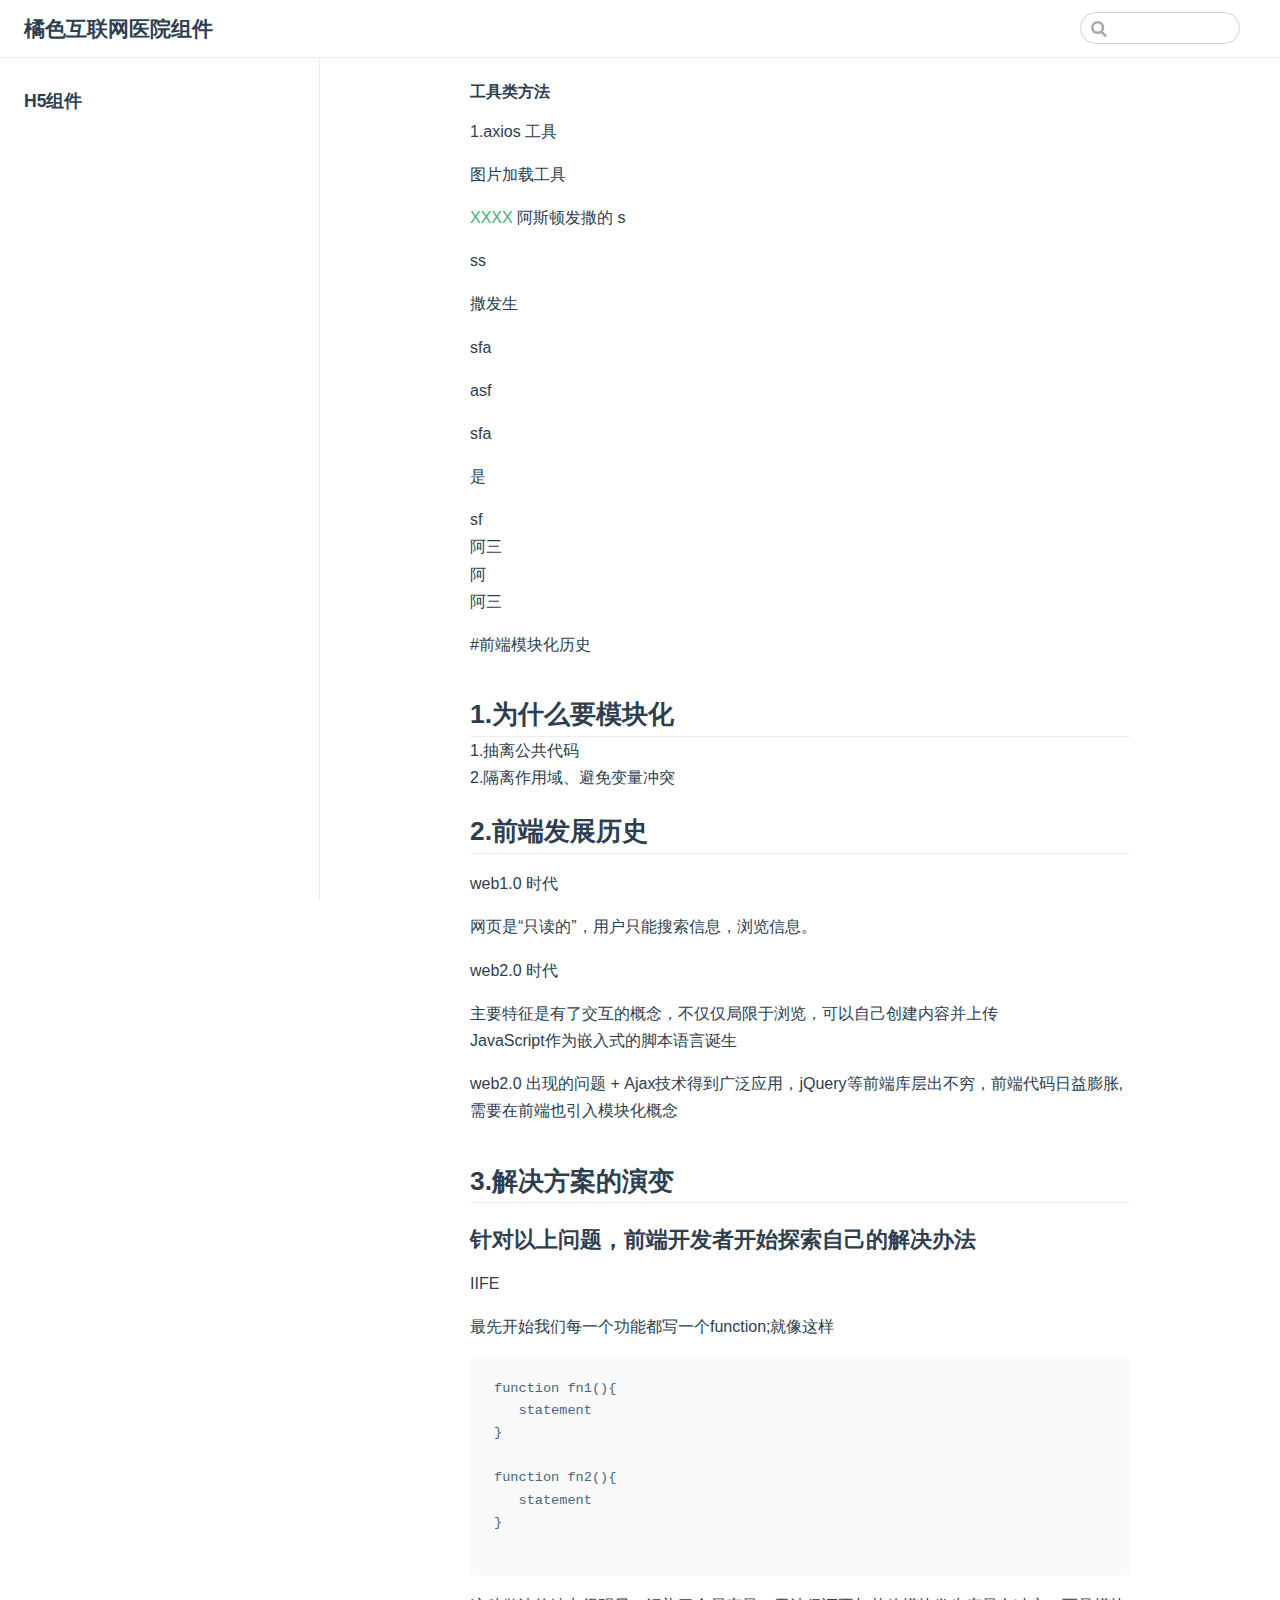
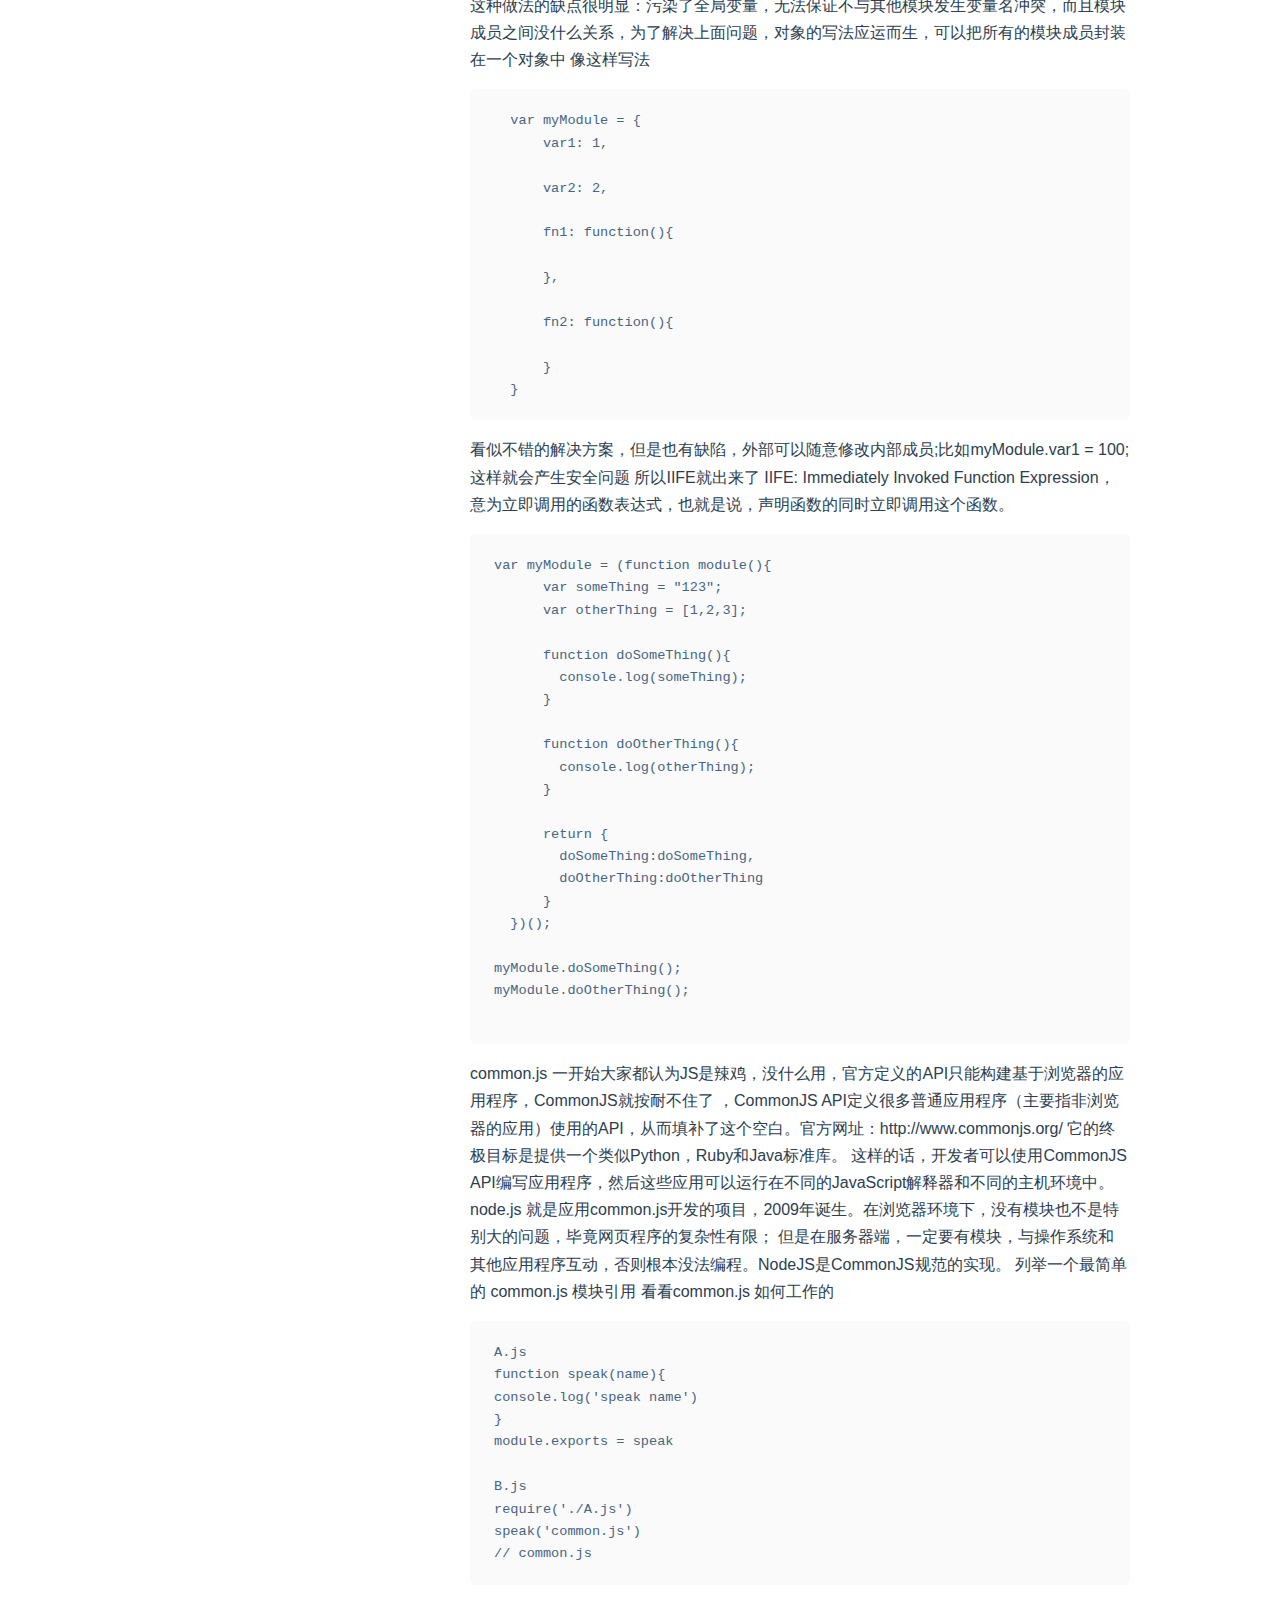
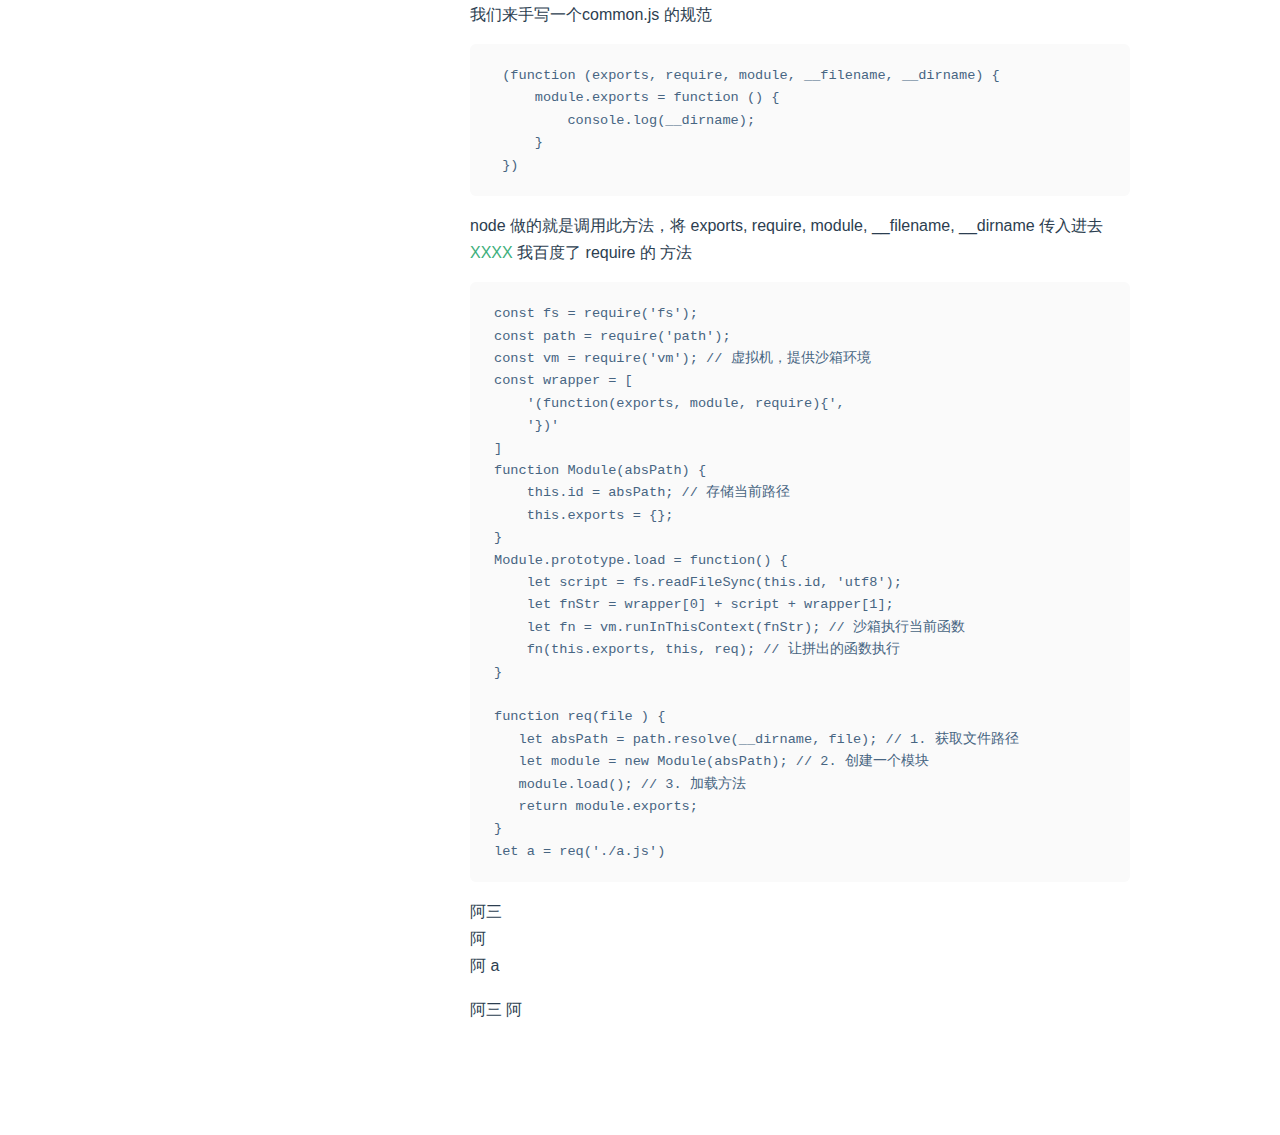
<file: utils/utils.html>
<!DOCTYPE html>
<html lang="en-US">
  <head>
    <meta charset="utf-8">
    <meta name="viewport" content="width=device-width,initial-scale=1">
    <title>工具类方法 | 橘色互联网医院组件</title>
    <meta name="generator" content="VuePress 1.8.2">
    
    <meta name="description" content="欢迎大家踊跃参与">
    
    <link rel="preload" href="/assets/css/0.styles.5bafc99f.css" as="style"><link rel="preload" href="/assets/js/app.329aa1d0.js" as="script"><link rel="preload" href="/assets/js/4.10dcfcc9.js" as="script"><link rel="preload" href="/assets/js/41.0af83739.js" as="script"><link rel="prefetch" href="/assets/js/1.296be119.js"><link rel="prefetch" href="/assets/js/10.2325744a.js"><link rel="prefetch" href="/assets/js/11.24ccd954.js"><link rel="prefetch" href="/assets/js/12.4f5f3021.js"><link rel="prefetch" href="/assets/js/13.4303b6ea.js"><link rel="prefetch" href="/assets/js/14.ecdf1b74.js"><link rel="prefetch" href="/assets/js/15.0a5988c8.js"><link rel="prefetch" href="/assets/js/16.c08510d0.js"><link rel="prefetch" href="/assets/js/17.06415121.js"><link rel="prefetch" href="/assets/js/18.26af7155.js"><link rel="prefetch" href="/assets/js/19.0c5a4023.js"><link rel="prefetch" href="/assets/js/2.6ccc4f6a.js"><link rel="prefetch" href="/assets/js/20.44358cb2.js"><link rel="prefetch" href="/assets/js/21.d7bbaf8b.js"><link rel="prefetch" href="/assets/js/22.7c11d0b0.js"><link rel="prefetch" href="/assets/js/23.8bbb5329.js"><link rel="prefetch" href="/assets/js/24.8b1114a7.js"><link rel="prefetch" href="/assets/js/25.00f23f46.js"><link rel="prefetch" href="/assets/js/26.37a12614.js"><link rel="prefetch" href="/assets/js/27.97888b88.js"><link rel="prefetch" href="/assets/js/28.cbcfb48d.js"><link rel="prefetch" href="/assets/js/29.4e0bd933.js"><link rel="prefetch" href="/assets/js/30.89f66dbe.js"><link rel="prefetch" href="/assets/js/31.fbb8acf8.js"><link rel="prefetch" href="/assets/js/32.7c3187a2.js"><link rel="prefetch" href="/assets/js/33.7bd23239.js"><link rel="prefetch" href="/assets/js/34.7959e05d.js"><link rel="prefetch" href="/assets/js/35.06f97289.js"><link rel="prefetch" href="/assets/js/36.4b5eeea7.js"><link rel="prefetch" href="/assets/js/37.7eaedc62.js"><link rel="prefetch" href="/assets/js/38.7e95dd9a.js"><link rel="prefetch" href="/assets/js/39.581b6bf0.js"><link rel="prefetch" href="/assets/js/40.e4830d7e.js"><link rel="prefetch" href="/assets/js/5.da8ec26e.js"><link rel="prefetch" href="/assets/js/6.b089e3c5.js"><link rel="prefetch" href="/assets/js/7.1bf25caf.js"><link rel="prefetch" href="/assets/js/8.6af863be.js"><link rel="prefetch" href="/assets/js/9.315a28d7.js">
    <link rel="stylesheet" href="/assets/css/0.styles.5bafc99f.css">
  </head>
  <body>
    <div id="app" data-server-rendered="true"><div class="theme-container"><header class="navbar"><div class="sidebar-button"><svg xmlns="http://www.w3.org/2000/svg" aria-hidden="true" role="img" viewBox="0 0 448 512" class="icon"><path fill="currentColor" d="M436 124H12c-6.627 0-12-5.373-12-12V80c0-6.627 5.373-12 12-12h424c6.627 0 12 5.373 12 12v32c0 6.627-5.373 12-12 12zm0 160H12c-6.627 0-12-5.373-12-12v-32c0-6.627 5.373-12 12-12h424c6.627 0 12 5.373 12 12v32c0 6.627-5.373 12-12 12zm0 160H12c-6.627 0-12-5.373-12-12v-32c0-6.627 5.373-12 12-12h424c6.627 0 12 5.373 12 12v32c0 6.627-5.373 12-12 12z"></path></svg></div> <a href="/" class="home-link router-link-active"><!----> <span class="site-name">橘色互联网医院组件</span></a> <div class="links"><div class="search-box"><input aria-label="Search" autocomplete="off" spellcheck="false" value=""> <!----></div> <!----></div></header> <div class="sidebar-mask"></div> <aside class="sidebar"><!---->  <ul class="sidebar-links"><li><a href="/hospital/h5.html" class="sidebar-link">H5组件</a></li></ul> </aside> <main class="page"> <div class="theme-default-content content__default"><h4 id="工具类方法"><a href="#工具类方法" class="header-anchor">#</a> 工具类方法</h4> <ul><li><p>1.axios 工具</p></li> <li><ol start="2"><li>图片加载工具</li></ol></li></ul> <p><a href="#jump">XXXX</a>
阿斯顿发撒的
s</p> <p>ss</p> <p>撒发生</p> <p>sfa</p> <p>asf</p> <p>sfa</p> <p>是</p> <p>sf<br>
阿三<br>
阿<br>
阿三</p> <p>#前端模块化历史</p> <h2 id="_1-为什么要模块化"><a href="#_1-为什么要模块化" class="header-anchor">#</a> 1.为什么要模块化</h2> <ul><li>1.抽离公共代码</li> <li>2.隔离作用域、避免变量冲突</li></ul> <h2 id="_2-前端发展历史"><a href="#_2-前端发展历史" class="header-anchor">#</a> 2.前端发展历史</h2> <ul><li><p>web1.0 时代</p> <ul><li>网页是“只读的”，用户只能搜索信息，浏览信息。</li></ul></li> <li><p>web2.0 时代</p> <ul><li>主要特征是有了交互的概念，不仅仅局限于浏览，可以自己创建内容并上传</li> <li>JavaScript作为嵌入式的脚本语言诞生</li></ul></li> <li><p>web2.0 出现的问题
+ Ajax技术得到广泛应用，jQuery等前端库层出不穷，前端代码日益膨胀,需要在前端也引入模块化概念</p></li></ul> <h2 id="_3-解决方案的演变"><a href="#_3-解决方案的演变" class="header-anchor">#</a> 3.解决方案的演变</h2> <h3 id="针对以上问题-前端开发者开始探索自己的解决办法"><a href="#针对以上问题-前端开发者开始探索自己的解决办法" class="header-anchor">#</a> 针对以上问题，前端开发者开始探索自己的解决办法</h3> <ul><li><p>IIFE</p> <p>最先开始我们每一个功能都写一个function;就像这样</p> <div class="language- extra-class"><pre class="language-text"><code>function fn1(){
   statement
}

function fn2(){
   statement
}

</code></pre></div><p>这种做法的缺点很明显：污染了全局变量，无法保证不与其他模块发生变量名冲突，而且模块成员之间没什么关系，为了解决上面问题，对象的写法应运而生，可以把所有的模块成员封装在一个对象中
像这样写法</p> <div class="language- extra-class"><pre class="language-text"><code>  var myModule = {
      var1: 1,
  
      var2: 2,
  
      fn1: function(){
  
      },
  
      fn2: function(){
  
      }
  }
</code></pre></div><p>看似不错的解决方案，但是也有缺陷，外部可以随意修改内部成员;比如myModule.var1 = 100;这样就会产生安全问题
所以IIFE就出来了
IIFE: Immediately Invoked Function Expression，意为立即调用的函数表达式，也就是说，声明函数的同时立即调用这个函数。</p> <div class="language- extra-class"><pre class="language-text"><code>var myModule = (function module(){
      var someThing = &quot;123&quot;;
      var otherThing = [1,2,3];
        
      function doSomeThing(){
        console.log(someThing);
      }
        
      function doOtherThing(){
        console.log(otherThing);
      }
        
      return {
        doSomeThing:doSomeThing,
        doOtherThing:doOtherThing
      }
  })();

myModule.doSomeThing();
myModule.doOtherThing();

</code></pre></div></li> <li><p>common.js
一开始大家都认为JS是辣鸡，没什么用，官方定义的API只能构建基于浏览器的应用程序，CommonJS就按耐不住了
，CommonJS API定义很多普通应用程序（主要指非浏览器的应用）使用的API，从而填补了这个空白。官方网址：http://www.commonjs.org/
它的终极目标是提供一个类似Python，Ruby和Java标准库。
这样的话，开发者可以使用CommonJS API编写应用程序，然后这些应用可以运行在不同的JavaScript解释器和不同的主机环境中。
node.js 就是应用common.js开发的项目，2009年诞生。在浏览器环境下，没有模块也不是特别大的问题，毕竟网页程序的复杂性有限；
但是在服务器端，一定要有模块，与操作系统和其他应用程序互动，否则根本没法编程。NodeJS是CommonJS规范的实现。
列举一个最简单的 common.js  模块引用 看看common.js 如何工作的</p> <div class="language- extra-class"><pre class="language-text"><code>A.js
function speak(name){
console.log('speak name')
}
module.exports = speak

B.js
require('./A.js')
speak('common.js')
// common.js
</code></pre></div><p>我们来手写一个common.js 的规范</p> <div class="language- extra-class"><pre class="language-text"><code> (function (exports, require, module, __filename, __dirname) {
     module.exports = function () {
         console.log(__dirname);
     }
 })
</code></pre></div><p>node 做的就是调用此方法，将 exports, require, module, __filename, __dirname 传入进去
<a href="#jump2">XXXX</a>
我百度了 require 的 方法</p> <div class="language- extra-class"><pre class="language-text"><code>const fs = require('fs');
const path = require('path');
const vm = require('vm'); // 虚拟机，提供沙箱环境
const wrapper = [
    '(function(exports, module, require){',
    '})'
]
function Module(absPath) {
    this.id = absPath; // 存储当前路径
    this.exports = {};
}
Module.prototype.load = function() {
    let script = fs.readFileSync(this.id, 'utf8');
    let fnStr = wrapper[0] + script + wrapper[1];
    let fn = vm.runInThisContext(fnStr); // 沙箱执行当前函数
    fn(this.exports, this, req); // 让拼出的函数执行
}

function req(file ) {
   let absPath = path.resolve(__dirname, file); // 1. 获取文件路径
   let module = new Module(absPath); // 2. 创建一个模块
   module.load(); // 3. 加载方法
   return module.exports;
}
let a = req('./a.js')
</code></pre></div></li></ul> <p>阿三<br>
阿<br>
阿
a</p> <p>阿三
阿</p></div> <footer class="page-edit"><!----> <!----></footer> <!----> </main></div><div class="global-ui"></div></div>
    <script src="/assets/js/app.329aa1d0.js" defer></script><script src="/assets/js/4.10dcfcc9.js" defer></script><script src="/assets/js/41.0af83739.js" defer></script>
  </body>
</html>
</file>
<file: assets/css/0.styles.5bafc99f.css>
code[class*=language-],pre[class*=language-]{color:#ccc;background:none;font-family:Consolas,Monaco,Andale Mono,Ubuntu Mono,monospace;font-size:1em;text-align:left;white-space:pre;word-spacing:normal;word-break:normal;word-wrap:normal;line-height:1.5;-moz-tab-size:4;-o-tab-size:4;tab-size:4;-webkit-hyphens:none;-ms-hyphens:none;hyphens:none}pre[class*=language-]{padding:1em;margin:.5em 0;overflow:auto}:not(pre)>code[class*=language-],pre[class*=language-]{background:#2d2d2d}:not(pre)>code[class*=language-]{padding:.1em;border-radius:.3em;white-space:normal}.token.block-comment,.token.cdata,.token.comment,.token.doctype,.token.prolog{color:#999}.token.punctuation{color:#ccc}.token.attr-name,.token.deleted,.token.namespace,.token.tag{color:#e2777a}.token.function-name{color:#6196cc}.token.boolean,.token.function,.token.number{color:#f08d49}.token.class-name,.token.constant,.token.property,.token.symbol{color:#f8c555}.token.atrule,.token.builtin,.token.important,.token.keyword,.token.selector{color:#cc99cd}.token.attr-value,.token.char,.token.regex,.token.string,.token.variable{color:#7ec699}.token.entity,.token.operator,.token.url{color:#67cdcc}.token.bold,.token.important{font-weight:700}.token.italic{font-style:italic}.token.entity{cursor:help}.token.inserted{color:green}.theme-default-content code{color:#476582;padding:.25rem .5rem;margin:0;font-size:.85em;background-color:rgba(27,31,35,.05);border-radius:3px}.theme-default-content code .token.deleted{color:#ec5975}.theme-default-content code .token.inserted{color:#3eaf7c}.theme-default-content pre,.theme-default-content pre[class*=language-]{line-height:1.4;padding:1.25rem 1.5rem;margin:.85rem 0;background-color:#fafafa;border-radius:6px;overflow:auto}.theme-default-content pre[class*=language-] code,.theme-default-content pre code{color:#fff;padding:0;background-color:transparent;border-radius:0}div[class*=language-]{position:relative;background-color:#fafafa;border-radius:6px}div[class*=language-] .highlight-lines{-webkit-user-select:none;user-select:none;padding-top:1.3rem;position:absolute;top:0;left:0;width:100%;line-height:1.4}div[class*=language-] .highlight-lines .highlighted{background-color:rgba(0,0,0,.66)}div[class*=language-] pre,div[class*=language-] pre[class*=language-]{background:transparent;position:relative;z-index:1}div[class*=language-]:before{position:absolute;z-index:3;top:.8em;right:1em;font-size:.75rem;color:hsla(0,0%,100%,.4)}div[class*=language-]:not(.line-numbers-mode) .line-numbers-wrapper{display:none}div[class*=language-].line-numbers-mode .highlight-lines .highlighted{position:relative}div[class*=language-].line-numbers-mode .highlight-lines .highlighted:before{content:" ";position:absolute;z-index:3;left:0;top:0;display:block;width:3.5rem;height:100%;background-color:rgba(0,0,0,.66)}div[class*=language-].line-numbers-mode pre{padding-left:4.5rem;vertical-align:middle}div[class*=language-].line-numbers-mode .line-numbers-wrapper{position:absolute;top:0;width:3.5rem;text-align:center;color:hsla(0,0%,100%,.3);padding:1.25rem 0;line-height:1.4}div[class*=language-].line-numbers-mode .line-numbers-wrapper br{-webkit-user-select:none;user-select:none}div[class*=language-].line-numbers-mode .line-numbers-wrapper .line-number{position:relative;z-index:4;-webkit-user-select:none;user-select:none;font-size:.85em}div[class*=language-].line-numbers-mode:after{content:"";position:absolute;z-index:2;top:0;left:0;width:3.5rem;height:100%;border-radius:6px 0 0 6px;border-right:1px solid rgba(0,0,0,.66);background-color:#fafafa}div[class~=language-js]:before{content:"js"}div[class~=language-ts]:before{content:"ts"}div[class~=language-html]:before{content:"html"}div[class~=language-md]:before{content:"md"}div[class~=language-vue]:before{content:"vue"}div[class~=language-css]:before{content:"css"}div[class~=language-sass]:before{content:"sass"}div[class~=language-scss]:before{content:"scss"}div[class~=language-less]:before{content:"less"}div[class~=language-stylus]:before{content:"stylus"}div[class~=language-go]:before{content:"go"}div[class~=language-java]:before{content:"java"}div[class~=language-c]:before{content:"c"}div[class~=language-sh]:before{content:"sh"}div[class~=language-yaml]:before{content:"yaml"}div[class~=language-py]:before{content:"py"}div[class~=language-docker]:before{content:"docker"}div[class~=language-dockerfile]:before{content:"dockerfile"}div[class~=language-makefile]:before{content:"makefile"}div[class~=language-javascript]:before{content:"js"}div[class~=language-typescript]:before{content:"ts"}div[class~=language-markup]:before{content:"html"}div[class~=language-markdown]:before{content:"md"}div[class~=language-json]:before{content:"json"}div[class~=language-ruby]:before{content:"rb"}div[class~=language-python]:before{content:"py"}div[class~=language-bash]:before{content:"sh"}div[class~=language-php]:before{content:"php"}.custom-block .custom-block-title{font-weight:600;margin-bottom:-.4rem}.custom-block.danger,.custom-block.tip,.custom-block.warning{padding:.1rem 1.5rem;border-left-width:.5rem;border-left-style:solid;margin:1rem 0}.custom-block.tip{background-color:#f3f5f7;border-color:#42b983}.custom-block.warning{background-color:rgba(255,229,100,.3);border-color:#e7c000;color:#6b5900}.custom-block.warning .custom-block-title{color:#b29400}.custom-block.warning a{color:#2c3e50}.custom-block.danger{background-color:#ffe6e6;border-color:#c00;color:#4d0000}.custom-block.danger .custom-block-title{color:#900}.custom-block.danger a{color:#2c3e50}.custom-block.details{display:block;position:relative;border-radius:2px;margin:1.6em 0;padding:1.6em;background-color:#eee}.custom-block.details h4{margin-top:0}.custom-block.details figure:last-child,.custom-block.details p:last-child{margin-bottom:0;padding-bottom:0}.custom-block.details summary{outline:none;cursor:pointer}.arrow{display:inline-block;width:0;height:0}.arrow.up{border-bottom:6px solid #ccc}.arrow.down,.arrow.up{border-left:4px solid transparent;border-right:4px solid transparent}.arrow.down{border-top:6px solid #ccc}.arrow.right{border-left:6px solid #ccc}.arrow.left,.arrow.right{border-top:4px solid transparent;border-bottom:4px solid transparent}.arrow.left{border-right:6px solid #ccc}.theme-default-content:not(.custom){max-width:740px;margin:0 auto;padding:2rem 2.5rem}@media (max-width:959px){.theme-default-content:not(.custom){padding:2rem}}@media (max-width:419px){.theme-default-content:not(.custom){padding:1.5rem}}.table-of-contents .badge{vertical-align:middle}body,html{padding:0;margin:0;background-color:#fff}body{font-family:-apple-system,BlinkMacSystemFont,Segoe UI,Roboto,Oxygen,Ubuntu,Cantarell,Fira Sans,Droid Sans,Helvetica Neue,sans-serif;-webkit-font-smoothing:antialiased;-moz-osx-font-smoothing:grayscale;font-size:16px;color:#2c3e50}.page{padding-left:20rem}.navbar{z-index:20;right:0;height:3.6rem;background-color:#fff;box-sizing:border-box;border-bottom:1px solid #eaecef}.navbar,.sidebar-mask{position:fixed;top:0;left:0}.sidebar-mask{z-index:9;width:100vw;height:100vh;display:none}.sidebar{font-size:16px;background-color:#fff;width:20rem;position:fixed;z-index:10;margin:0;top:3.6rem;left:0;bottom:0;box-sizing:border-box;border-right:1px solid #eaecef;overflow-y:auto}.theme-default-content:not(.custom)>:first-child{margin-top:3.6rem}.theme-default-content:not(.custom) a:hover{text-decoration:underline}.theme-default-content:not(.custom) p.demo{padding:1rem 1.5rem;border:1px solid #ddd;border-radius:4px}.theme-default-content:not(.custom) img{max-width:100%}.theme-default-content.custom{padding:0;margin:0}.theme-default-content.custom img{max-width:100%}a{font-weight:500}a,p a code{color:#3eaf7c}p a code{font-weight:400}kbd{background:#eee;border:.15rem solid #ddd;border-bottom:.25rem solid #ddd;border-radius:.15rem;padding:0 .15em}blockquote{font-size:1rem;color:#999;border-left:.2rem solid #dfe2e5;margin:1rem 0;padding:.25rem 0 .25rem 1rem}blockquote>p{margin:0}ol,ul{padding-left:1.2em}strong{font-weight:600}h1,h2,h3,h4,h5,h6{font-weight:600;line-height:1.25}.theme-default-content:not(.custom)>h1,.theme-default-content:not(.custom)>h2,.theme-default-content:not(.custom)>h3,.theme-default-content:not(.custom)>h4,.theme-default-content:not(.custom)>h5,.theme-default-content:not(.custom)>h6{margin-top:-3.1rem;padding-top:4.6rem;margin-bottom:0}.theme-default-content:not(.custom)>h1:first-child,.theme-default-content:not(.custom)>h2:first-child,.theme-default-content:not(.custom)>h3:first-child,.theme-default-content:not(.custom)>h4:first-child,.theme-default-content:not(.custom)>h5:first-child,.theme-default-content:not(.custom)>h6:first-child{margin-top:-1.5rem;margin-bottom:1rem}.theme-default-content:not(.custom)>h1:first-child+.custom-block,.theme-default-content:not(.custom)>h1:first-child+p,.theme-default-content:not(.custom)>h1:first-child+pre,.theme-default-content:not(.custom)>h2:first-child+.custom-block,.theme-default-content:not(.custom)>h2:first-child+p,.theme-default-content:not(.custom)>h2:first-child+pre,.theme-default-content:not(.custom)>h3:first-child+.custom-block,.theme-default-content:not(.custom)>h3:first-child+p,.theme-default-content:not(.custom)>h3:first-child+pre,.theme-default-content:not(.custom)>h4:first-child+.custom-block,.theme-default-content:not(.custom)>h4:first-child+p,.theme-default-content:not(.custom)>h4:first-child+pre,.theme-default-content:not(.custom)>h5:first-child+.custom-block,.theme-default-content:not(.custom)>h5:first-child+p,.theme-default-content:not(.custom)>h5:first-child+pre,.theme-default-content:not(.custom)>h6:first-child+.custom-block,.theme-default-content:not(.custom)>h6:first-child+p,.theme-default-content:not(.custom)>h6:first-child+pre{margin-top:2rem}h1:focus .header-anchor,h1:hover .header-anchor,h2:focus .header-anchor,h2:hover .header-anchor,h3:focus .header-anchor,h3:hover .header-anchor,h4:focus .header-anchor,h4:hover .header-anchor,h5:focus .header-anchor,h5:hover .header-anchor,h6:focus .header-anchor,h6:hover .header-anchor{opacity:1}h1{font-size:2.2rem}h2{font-size:1.65rem;padding-bottom:.3rem;border-bottom:1px solid #eaecef}h3{font-size:1.35rem}a.header-anchor{font-size:.85em;float:left;margin-left:-.87em;padding-right:.23em;margin-top:.125em;opacity:0}a.header-anchor:focus,a.header-anchor:hover{text-decoration:none}.line-number,code,kbd{font-family:source-code-pro,Menlo,Monaco,Consolas,Courier New,monospace}ol,p,ul{line-height:1.7}hr{border:0;border-top:1px solid #eaecef}table{border-collapse:collapse;margin:1rem 0;display:block;overflow-x:auto}tr{border-top:1px solid #dfe2e5}tr:nth-child(2n){background-color:#f6f8fa}td,th{border:1px solid #dfe2e5;padding:.6em 1em}.theme-container.sidebar-open .sidebar-mask{display:block}.theme-container.no-navbar .theme-default-content:not(.custom)>h1,.theme-container.no-navbar h2,.theme-container.no-navbar h3,.theme-container.no-navbar h4,.theme-container.no-navbar h5,.theme-container.no-navbar h6{margin-top:1.5rem;padding-top:0}.theme-container.no-navbar .sidebar{top:0}@media (min-width:720px){.theme-container.no-sidebar .sidebar{display:none}.theme-container.no-sidebar .page{padding-left:0}}@media (max-width:959px){.sidebar{font-size:15px;width:16.4rem}.page{padding-left:16.4rem}}@media (max-width:719px){.sidebar{top:0;padding-top:3.6rem;transform:translateX(-100%);transition:transform .2s ease}.page{padding-left:0}.theme-container.sidebar-open .sidebar{transform:translateX(0)}.theme-container.no-navbar .sidebar{padding-top:0}}@media (max-width:419px){h1{font-size:1.9rem}.theme-default-content div[class*=language-]{margin:.85rem -1.5rem;border-radius:0}}#nprogress{pointer-events:none}#nprogress .bar{background:#3eaf7c;position:fixed;z-index:1031;top:0;left:0;width:100%;height:2px}#nprogress .peg{display:block;position:absolute;right:0;width:100px;height:100%;box-shadow:0 0 10px #3eaf7c,0 0 5px #3eaf7c;opacity:1;transform:rotate(3deg) translateY(-4px)}#nprogress .spinner{display:block;position:fixed;z-index:1031;top:15px;right:15px}#nprogress .spinner-icon{width:18px;height:18px;box-sizing:border-box;border-color:#3eaf7c transparent transparent #3eaf7c;border-style:solid;border-width:2px;border-radius:50%;-webkit-animation:nprogress-spinner .4s linear infinite;animation:nprogress-spinner .4s linear infinite}.nprogress-custom-parent{overflow:hidden;position:relative}.nprogress-custom-parent #nprogress .bar,.nprogress-custom-parent #nprogress .spinner{position:absolute}@-webkit-keyframes nprogress-spinner{0%{transform:rotate(0deg)}to{transform:rotate(1turn)}}@keyframes nprogress-spinner{0%{transform:rotate(0deg)}to{transform:rotate(1turn)}}.icon.outbound{color:#aaa;display:inline-block;vertical-align:middle;position:relative;top:-1px}.sr-only{position:absolute;width:1px;height:1px;padding:0;margin:-1px;overflow:hidden;clip:rect(0,0,0,0);white-space:nowrap;border-width:0}.home{padding:3.6rem 2rem 0;max-width:960px;margin:0 auto;display:block}.home .hero{text-align:center}.home .hero img{max-width:100%;max-height:280px;display:block;margin:3rem auto 1.5rem}.home .hero h1{font-size:3rem}.home .hero .action,.home .hero .description,.home .hero h1{margin:1.8rem auto}.home .hero .description{max-width:35rem;font-size:1.6rem;line-height:1.3;color:#6a8bad}.home .hero .action-button{display:inline-block;font-size:1.2rem;color:#fff;background-color:#3eaf7c;padding:.8rem 1.6rem;border-radius:4px;transition:background-color .1s ease;box-sizing:border-box;border-bottom:1px solid #389d70}.home .hero .action-button:hover{background-color:#4abf8a}.home .features{border-top:1px solid #eaecef;padding:1.2rem 0;margin-top:2.5rem;display:flex;flex-wrap:wrap;align-items:flex-start;align-content:stretch;justify-content:space-between}.home .feature{flex-grow:1;flex-basis:30%;max-width:30%}.home .feature h2{font-size:1.4rem;font-weight:500;border-bottom:none;padding-bottom:0;color:#3a5169}.home .feature p{color:#4e6e8e}.home .footer{padding:2.5rem;border-top:1px solid #eaecef;text-align:center;color:#4e6e8e}@media (max-width:719px){.home .features{flex-direction:column}.home .feature{max-width:100%;padding:0 2.5rem}}@media (max-width:419px){.home{padding-left:1.5rem;padding-right:1.5rem}.home .hero img{max-height:210px;margin:2rem auto 1.2rem}.home .hero h1{font-size:2rem}.home .hero .action,.home .hero .description,.home .hero h1{margin:1.2rem auto}.home .hero .description{font-size:1.2rem}.home .hero .action-button{font-size:1rem;padding:.6rem 1.2rem}.home .feature h2{font-size:1.25rem}}.search-box{display:inline-block;position:relative;margin-right:1rem}.search-box input{cursor:text;width:10rem;height:2rem;color:#4e6e8e;display:inline-block;border:1px solid #cfd4db;border-radius:2rem;font-size:.9rem;line-height:2rem;padding:0 .5rem 0 2rem;outline:none;transition:all .2s ease;background:#fff url(/assets/img/search.83621669.svg) .6rem .5rem no-repeat;background-size:1rem}.search-box input:focus{cursor:auto;border-color:#3eaf7c}.search-box .suggestions{background:#fff;width:20rem;position:absolute;top:2rem;border:1px solid #cfd4db;border-radius:6px;padding:.4rem;list-style-type:none}.search-box .suggestions.align-right{right:0}.search-box .suggestion{line-height:1.4;padding:.4rem .6rem;border-radius:4px;cursor:pointer}.search-box .suggestion a{white-space:normal;color:#5d82a6}.search-box .suggestion a .page-title{font-weight:600}.search-box .suggestion a .header{font-size:.9em;margin-left:.25em}.search-box .suggestion.focused{background-color:#f3f4f5}.search-box .suggestion.focused a{color:#3eaf7c}@media (max-width:959px){.search-box input{cursor:pointer;width:0;border-color:transparent;position:relative}.search-box input:focus{cursor:text;left:0;width:10rem}}@media (-ms-high-contrast:none){.search-box input{height:2rem}}@media (max-width:959px) and (min-width:719px){.search-box .suggestions{left:0}}@media (max-width:719px){.search-box{margin-right:0}.search-box input{left:1rem}.search-box .suggestions{right:0}}@media (max-width:419px){.search-box .suggestions{width:calc(100vw - 4rem)}.search-box input:focus{width:8rem}}.sidebar-button{cursor:pointer;display:none;width:1.25rem;height:1.25rem;position:absolute;padding:.6rem;top:.6rem;left:1rem}.sidebar-button .icon{display:block;width:1.25rem;height:1.25rem}@media (max-width:719px){.sidebar-button{display:block}}.dropdown-enter,.dropdown-leave-to{height:0!important}.dropdown-wrapper{cursor:pointer}.dropdown-wrapper .dropdown-title,.dropdown-wrapper .mobile-dropdown-title{display:block;font-size:.9rem;font-family:inherit;cursor:inherit;padding:inherit;line-height:1.4rem;background:transparent;border:none;font-weight:500;color:#2c3e50}.dropdown-wrapper .dropdown-title:hover,.dropdown-wrapper .mobile-dropdown-title:hover{border-color:transparent}.dropdown-wrapper .dropdown-title .arrow,.dropdown-wrapper .mobile-dropdown-title .arrow{vertical-align:middle;margin-top:-1px;margin-left:.4rem}.dropdown-wrapper .mobile-dropdown-title{display:none;font-weight:600}.dropdown-wrapper .mobile-dropdown-title font-size inherit:hover{color:#3eaf7c}.dropdown-wrapper .nav-dropdown .dropdown-item{color:inherit;line-height:1.7rem}.dropdown-wrapper .nav-dropdown .dropdown-item h4{margin:.45rem 0 0;border-top:1px solid #eee;padding:1rem 1.5rem .45rem 1.25rem}.dropdown-wrapper .nav-dropdown .dropdown-item .dropdown-subitem-wrapper{padding:0;list-style:none}.dropdown-wrapper .nav-dropdown .dropdown-item .dropdown-subitem-wrapper .dropdown-subitem{font-size:.9em}.dropdown-wrapper .nav-dropdown .dropdown-item a{display:block;line-height:1.7rem;position:relative;border-bottom:none;font-weight:400;margin-bottom:0;padding:0 1.5rem 0 1.25rem}.dropdown-wrapper .nav-dropdown .dropdown-item a.router-link-active,.dropdown-wrapper .nav-dropdown .dropdown-item a:hover{color:#3eaf7c}.dropdown-wrapper .nav-dropdown .dropdown-item a.router-link-active:after{content:"";width:0;height:0;border-left:5px solid #3eaf7c;border-top:3px solid transparent;border-bottom:3px solid transparent;position:absolute;top:calc(50% - 2px);left:9px}.dropdown-wrapper .nav-dropdown .dropdown-item:first-child h4{margin-top:0;padding-top:0;border-top:0}@media (max-width:719px){.dropdown-wrapper.open .dropdown-title{margin-bottom:.5rem}.dropdown-wrapper .dropdown-title{display:none}.dropdown-wrapper .mobile-dropdown-title{display:block}.dropdown-wrapper .nav-dropdown{transition:height .1s ease-out;overflow:hidden}.dropdown-wrapper .nav-dropdown .dropdown-item h4{border-top:0;margin-top:0;padding-top:0}.dropdown-wrapper .nav-dropdown .dropdown-item>a,.dropdown-wrapper .nav-dropdown .dropdown-item h4{font-size:15px;line-height:2rem}.dropdown-wrapper .nav-dropdown .dropdown-item .dropdown-subitem{font-size:14px;padding-left:1rem}}@media (min-width:719px){.dropdown-wrapper{height:1.8rem}.dropdown-wrapper.open .nav-dropdown,.dropdown-wrapper:hover .nav-dropdown{display:block!important}.dropdown-wrapper.open:blur{display:none}.dropdown-wrapper .nav-dropdown{display:none;height:auto!important;box-sizing:border-box;max-height:calc(100vh - 2.7rem);overflow-y:auto;position:absolute;top:100%;right:0;background-color:#fff;padding:.6rem 0;border:1px solid;border-color:#ddd #ddd #ccc;text-align:left;border-radius:.25rem;white-space:nowrap;margin:0}}.nav-links{display:inline-block}.nav-links a{line-height:1.4rem;color:inherit}.nav-links a.router-link-active,.nav-links a:hover{color:#3eaf7c}.nav-links .nav-item{position:relative;display:inline-block;margin-left:1.5rem;line-height:2rem}.nav-links .nav-item:first-child{margin-left:0}.nav-links .repo-link{margin-left:1.5rem}@media (max-width:719px){.nav-links .nav-item,.nav-links .repo-link{margin-left:0}}@media (min-width:719px){.nav-links a.router-link-active,.nav-links a:hover{color:#2c3e50}.nav-item>a:not(.external).router-link-active,.nav-item>a:not(.external):hover{margin-bottom:-2px;border-bottom:2px solid #46bd87}}.navbar{padding:.7rem 1.5rem;line-height:2.2rem}.navbar a,.navbar img,.navbar span{display:inline-block}.navbar .logo{height:2.2rem;min-width:2.2rem;margin-right:.8rem;vertical-align:top}.navbar .site-name{font-size:1.3rem;font-weight:600;color:#2c3e50;position:relative}.navbar .links{padding-left:1.5rem;box-sizing:border-box;background-color:#fff;white-space:nowrap;font-size:.9rem;position:absolute;right:1.5rem;top:.7rem;display:flex}.navbar .links .search-box{flex:0 0 auto;vertical-align:top}@media (max-width:719px){.navbar{padding-left:4rem}.navbar .can-hide{display:none}.navbar .links{padding-left:1.5rem}.navbar .site-name{width:calc(100vw - 9.4rem);overflow:hidden;white-space:nowrap;text-overflow:ellipsis}}.page-edit{max-width:740px;margin:0 auto;padding:2rem 2.5rem}@media (max-width:959px){.page-edit{padding:2rem}}@media (max-width:419px){.page-edit{padding:1.5rem}}.page-edit{padding-top:1rem;padding-bottom:1rem;overflow:auto}.page-edit .edit-link{display:inline-block}.page-edit .edit-link a{color:#4e6e8e;margin-right:.25rem}.page-edit .last-updated{float:right;font-size:.9em}.page-edit .last-updated .prefix{font-weight:500;color:#4e6e8e}.page-edit .last-updated .time{font-weight:400;color:#767676}@media (max-width:719px){.page-edit .edit-link{margin-bottom:.5rem}.page-edit .last-updated{font-size:.8em;float:none;text-align:left}}.page-nav{max-width:740px;margin:0 auto;padding:2rem 2.5rem}@media (max-width:959px){.page-nav{padding:2rem}}@media (max-width:419px){.page-nav{padding:1.5rem}}.page-nav{padding-top:1rem;padding-bottom:0}.page-nav .inner{min-height:2rem;margin-top:0;border-top:1px solid #eaecef;padding-top:1rem;overflow:auto}.page-nav .next{float:right}.page{padding-bottom:2rem;display:block}.sidebar-group .sidebar-group{padding-left:.5em}.sidebar-group:not(.collapsable) .sidebar-heading:not(.clickable){cursor:auto;color:inherit}.sidebar-group.is-sub-group{padding-left:0}.sidebar-group.is-sub-group>.sidebar-heading{font-size:.95em;line-height:1.4;font-weight:400;padding-left:2rem}.sidebar-group.is-sub-group>.sidebar-heading:not(.clickable){opacity:.5}.sidebar-group.is-sub-group>.sidebar-group-items{padding-left:1rem}.sidebar-group.is-sub-group>.sidebar-group-items>li>.sidebar-link{font-size:.95em;border-left:none}.sidebar-group.depth-2>.sidebar-heading{border-left:none}.sidebar-heading{color:#2c3e50;transition:color .15s ease;cursor:pointer;font-size:1.1em;font-weight:700;padding:.35rem 1.5rem .35rem 1.25rem;width:100%;box-sizing:border-box;margin:0;border-left:.25rem solid transparent}.sidebar-heading.open,.sidebar-heading:hover{color:inherit}.sidebar-heading .arrow{position:relative;top:-.12em;left:.5em}.sidebar-heading.clickable.active{font-weight:600;color:#3eaf7c;border-left-color:#3eaf7c}.sidebar-heading.clickable:hover{color:#3eaf7c}.sidebar-group-items{transition:height .1s ease-out;font-size:.95em;overflow:hidden}.sidebar .sidebar-sub-headers{padding-left:1rem;font-size:.95em}a.sidebar-link{font-size:1em;font-weight:400;display:inline-block;color:#2c3e50;border-left:.25rem solid transparent;padding:.35rem 1rem .35rem 1.25rem;line-height:1.4;width:100%;box-sizing:border-box}a.sidebar-link:hover{color:#3eaf7c}a.sidebar-link.active{font-weight:600;color:#3eaf7c;border-left-color:#3eaf7c}.sidebar-group a.sidebar-link{padding-left:2rem}.sidebar-sub-headers a.sidebar-link{padding-top:.25rem;padding-bottom:.25rem;border-left:none}.sidebar-sub-headers a.sidebar-link.active{font-weight:500}.sidebar ul{padding:0;margin:0;list-style-type:none}.sidebar a{display:inline-block}.sidebar .nav-links{display:none;border-bottom:1px solid #eaecef;padding:.5rem 0 .75rem}.sidebar .nav-links a{font-weight:600}.sidebar .nav-links .nav-item,.sidebar .nav-links .repo-link{display:block;line-height:1.25rem;font-size:1.1em;padding:.5rem 0 .5rem 1.5rem}.sidebar>.sidebar-links{padding:1.5rem 0}.sidebar>.sidebar-links>li>a.sidebar-link{font-size:1.1em;line-height:1.7;font-weight:700}.sidebar>.sidebar-links>li:not(:first-child){margin-top:.75rem}@media (max-width:719px){.sidebar .nav-links{display:block}.sidebar .nav-links .dropdown-wrapper .nav-dropdown .dropdown-item a.router-link-active:after{top:calc(1rem - 2px)}.sidebar>.sidebar-links{padding:1rem 0}}.theme-default-content pre[class*=language-] code,.theme-default-content pre code{color:#476582}*{box-sizing:border-box}.wrapper[data-v-7c8b82be]{width:100%;opacity:1;background:#fff4bb;padding:1.33333333vw 4vw;font-size:3.2vw;font-family:PingFangSC,PingFangSC-Regular;font-weight:400;text-align:left;color:#c29746;line-height:4.4vw}.icon{width:1em;height:1em;vertical-align:-.15em;fill:currentColor;overflow:hidden}.wrapper[data-v-63fc2b5e]{position:relative}.wrapper input[data-v-63fc2b5e]{width:100%;padding-left:11.73333333vw;background-color:#eee;height:10.4vw;border:none;border-radius:5.86666667vw}.wrapper .iconWrapper[data-v-63fc2b5e]{margin-left:5.06666667vw;margin-top:2.8vw}.wrapper[data-v-3f2ea0e3]{position:relative}.wrapper input[data-v-3f2ea0e3]{width:100%;padding-left:11.73333333vw;background-color:#eee;height:10.4vw;border:none;border-radius:5.86666667vw}.wrapper .iconWrapper[data-v-3f2ea0e3]{margin-left:5.06666667vw;margin-top:2.8vw}.cancel[data-v-3f2ea0e3]{width:8.66666667vw;margin-left:2.93333333vw}textarea[data-v-7278430f]{position:relative;width:100%;min-height:33.33333333vw;border:none;background:#f7f8f8;padding-top:2.66666667vw;padding-left:2.66666667vw}textarea[data-v-7278430f]::-moz-placeholder{font-size:3.46666667vw}textarea[data-v-7278430f]:-ms-input-placeholder{font-size:3.46666667vw}textarea[data-v-7278430f]::placeholder{font-size:3.46666667vw}.limit[data-v-7278430f]{position:absolute;bottom:1.6vw;right:4vw;font-size:3.46666667vw;font-family:PingFangSC,PingFangSC-Medium;font-weight:500;text-align:center;color:#b0b0b0;line-height:4.93333333vw}.wrapper[data-v-342383de]{width:100%;opacity:1;background:#e5f0ff;display:flex;align-items:center;padding-right:2.66666667vw;padding-top:1.33333333vw;padding-bottom:1.33333333vw}.wrapper .icon[data-v-342383de]{margin-left:2.13333333vw}.wrapper .content[data-v-342383de]{margin-left:2.53333333vw;font-size:3.46666667vw;font-family:PingFangSC,PingFangSC-Regular;font-weight:400;text-align:left;color:#05f;line-height:4.93333333vw}.wrapper .button[data-v-342383de]{width:16vw;height:6.4vw;background:#05f;border-radius:3.2vw;text-align:left;line-height:6.4vw;text-align:center}.wrapper .button[data-v-342383de],.wrapper[data-v-3cdfd026]{font-size:3.2vw;font-family:PingFangSC,PingFangSC-Regular;font-weight:400;color:#fff}.wrapper[data-v-3cdfd026]{height:11.73333333vw;padding:1.46666667vw 2.66666667vw;background:#cdcdcd;border-radius:.53333333vw}.wrapper[data-v-3cdfd026],.wrapper[data-v-79532964]{width:100%;opacity:1;text-align:left;line-height:4.4vw}.wrapper[data-v-79532964]{background:#fff4bb;padding:.93333333vw 2.13333333vw;font-size:3.2vw;font-family:PingFangSC,PingFangSC-Regular;font-weight:400;color:#c29746}.wrapper[data-v-36a4fe56]{background:#fff8ed;font-size:3.46666667vw;padding:.8vw 0;color:#f9b845;line-height:4.93333333vw}.wrapper[data-v-36a4fe56],.wrapper[data-v-a6706b56]{width:100%;opacity:1;font-family:PingFangSC,PingFangSC-Regular;font-weight:400;text-align:center}.wrapper[data-v-a6706b56],.wrapper[data-v-d143f2cc]{background:#cdcdcd;border-radius:4vw;font-size:3.2vw;color:#fff;padding:1.33333333vw 0;line-height:4.4vw}.wrapper[data-v-d143f2cc]{width:100%;opacity:1}.wrapper[data-v-d143f2cc],.wrapper span[data-v-d143f2cc]{font-family:PingFangSC,PingFangSC-Regular;font-weight:400;text-align:center}.wrapper span[data-v-d143f2cc]{font-size:3.2vw;color:#05f;margin-left:.66666667vw;line-height:4.4vw}.wrapper[data-v-1fcad139]{display:flex;flex-direction:column;align-items:center;justify-content:flex-start;font-size:.8rem;width:100px;margin-right:10px;margin-top:10px}.wrapper div[data-v-1fcad139]:first-child{height:30px;width:30px;border-radius:30px}html{-webkit-tap-highlight-color:transparent}body{margin:0;font-family:-apple-system,BlinkMacSystemFont,Helvetica Neue,Helvetica,Segoe UI,Arial,Roboto,PingFang SC,miui,Hiragino Sans GB,Microsoft Yahei,sans-serif}a{text-decoration:none}button,input,textarea{color:inherit;font:inherit}[class*=van-]:focus,a:focus,button:focus,input:focus,textarea:focus{outline:0}ol,ul{margin:0;padding:0;list-style:none}.van-ellipsis{overflow:hidden;white-space:nowrap;text-overflow:ellipsis}.van-multi-ellipsis--l2{-webkit-line-clamp:2}.van-multi-ellipsis--l2,.van-multi-ellipsis--l3{display:-webkit-box;overflow:hidden;text-overflow:ellipsis;-webkit-box-orient:vertical}.van-multi-ellipsis--l3{-webkit-line-clamp:3}.van-clearfix:after{display:table;clear:both;content:""}[class*=van-hairline]:after{position:absolute;box-sizing:border-box;content:" ";pointer-events:none;top:-50%;right:-50%;bottom:-50%;left:-50%;border:0 solid #ebedf0;-webkit-transform:scale(.5);transform:scale(.5)}.van-hairline,.van-hairline--bottom,.van-hairline--left,.van-hairline--right,.van-hairline--surround,.van-hairline--top,.van-hairline--top-bottom{position:relative}.van-hairline--top:after{border-top-width:1px}.van-hairline--left:after{border-left-width:1px}.van-hairline--right:after{border-right-width:1px}.van-hairline--bottom:after{border-bottom-width:1px}.van-hairline--top-bottom:after,.van-hairline-unset--top-bottom:after{border-width:1px 0}.van-hairline--surround:after{border-width:1px}@-webkit-keyframes van-slide-up-enter{0%{-webkit-transform:translate3d(0,100%,0);transform:translate3d(0,100%,0)}}@keyframes van-slide-up-enter{0%{-webkit-transform:translate3d(0,100%,0);transform:translate3d(0,100%,0)}}@-webkit-keyframes van-slide-up-leave{to{-webkit-transform:translate3d(0,100%,0);transform:translate3d(0,100%,0)}}@keyframes van-slide-up-leave{to{-webkit-transform:translate3d(0,100%,0);transform:translate3d(0,100%,0)}}@-webkit-keyframes van-slide-down-enter{0%{-webkit-transform:translate3d(0,-100%,0);transform:translate3d(0,-100%,0)}}@keyframes van-slide-down-enter{0%{-webkit-transform:translate3d(0,-100%,0);transform:translate3d(0,-100%,0)}}@-webkit-keyframes van-slide-down-leave{to{-webkit-transform:translate3d(0,-100%,0);transform:translate3d(0,-100%,0)}}@keyframes van-slide-down-leave{to{-webkit-transform:translate3d(0,-100%,0);transform:translate3d(0,-100%,0)}}@-webkit-keyframes van-slide-left-enter{0%{-webkit-transform:translate3d(-100%,0,0);transform:translate3d(-100%,0,0)}}@keyframes van-slide-left-enter{0%{-webkit-transform:translate3d(-100%,0,0);transform:translate3d(-100%,0,0)}}@-webkit-keyframes van-slide-left-leave{to{-webkit-transform:translate3d(-100%,0,0);transform:translate3d(-100%,0,0)}}@keyframes van-slide-left-leave{to{-webkit-transform:translate3d(-100%,0,0);transform:translate3d(-100%,0,0)}}@-webkit-keyframes van-slide-right-enter{0%{-webkit-transform:translate3d(100%,0,0);transform:translate3d(100%,0,0)}}@keyframes van-slide-right-enter{0%{-webkit-transform:translate3d(100%,0,0);transform:translate3d(100%,0,0)}}@-webkit-keyframes van-slide-right-leave{to{-webkit-transform:translate3d(100%,0,0);transform:translate3d(100%,0,0)}}@keyframes van-slide-right-leave{to{-webkit-transform:translate3d(100%,0,0);transform:translate3d(100%,0,0)}}@-webkit-keyframes van-fade-in{0%{opacity:0}to{opacity:1}}@keyframes van-fade-in{0%{opacity:0}to{opacity:1}}@-webkit-keyframes van-fade-out{0%{opacity:1}to{opacity:0}}@keyframes van-fade-out{0%{opacity:1}to{opacity:0}}@-webkit-keyframes van-rotate{0%{-webkit-transform:rotate(0);transform:rotate(0)}to{-webkit-transform:rotate(1turn);transform:rotate(1turn)}}@keyframes van-rotate{0%{-webkit-transform:rotate(0);transform:rotate(0)}to{-webkit-transform:rotate(1turn);transform:rotate(1turn)}}.van-fade-enter-active{-webkit-animation:van-fade-in .3s ease-out both;animation:van-fade-in .3s ease-out both}.van-fade-leave-active{-webkit-animation:van-fade-out .3s ease-in both;animation:van-fade-out .3s ease-in both}.van-slide-up-enter-active{-webkit-animation:van-slide-up-enter .3s ease-out both;animation:van-slide-up-enter .3s ease-out both}.van-slide-up-leave-active{-webkit-animation:van-slide-up-leave .3s ease-in both;animation:van-slide-up-leave .3s ease-in both}.van-slide-down-enter-active{-webkit-animation:van-slide-down-enter .3s ease-out both;animation:van-slide-down-enter .3s ease-out both}.van-slide-down-leave-active{-webkit-animation:van-slide-down-leave .3s ease-in both;animation:van-slide-down-leave .3s ease-in both}.van-slide-left-enter-active{-webkit-animation:van-slide-left-enter .3s ease-out both;animation:van-slide-left-enter .3s ease-out both}.van-slide-left-leave-active{-webkit-animation:van-slide-left-leave .3s ease-in both;animation:van-slide-left-leave .3s ease-in both}.van-slide-right-enter-active{-webkit-animation:van-slide-right-enter .3s ease-out both;animation:van-slide-right-enter .3s ease-out both}.van-slide-right-leave-active{-webkit-animation:van-slide-right-leave .3s ease-in both;animation:van-slide-right-leave .3s ease-in both}.van-sidebar-item{position:relative;display:block;box-sizing:border-box;padding:20px 12px;overflow:hidden;color:#323233;font-size:14px;line-height:20px;background-color:#f7f8fa;cursor:pointer;-webkit-user-select:none;user-select:none}.van-sidebar-item:active{background-color:#f2f3f5}.van-sidebar-item__text{position:relative;display:inline-block;word-break:break-all}.van-sidebar-item:not(:last-child):after{border-bottom-width:1px}.van-sidebar-item--select{color:#323233;font-weight:500}.van-sidebar-item--select,.van-sidebar-item--select:active{background-color:#fff}.van-sidebar-item--select:before{position:absolute;top:50%;left:0;width:4px;height:16px;background-color:#ee0a24;-webkit-transform:translateY(-50%);transform:translateY(-50%);content:""}.van-sidebar-item--disabled{color:#c8c9cc;cursor:not-allowed}.van-sidebar-item--disabled:active{background-color:#f7f8fa}.van-tabbar-item{display:-webkit-box;display:-webkit-flex;display:flex;-webkit-box-flex:1;-webkit-flex:1;flex:1;-webkit-box-orient:vertical;-webkit-box-direction:normal;-webkit-flex-direction:column;flex-direction:column;-webkit-box-align:center;-webkit-align-items:center;align-items:center;-webkit-box-pack:center;-webkit-justify-content:center;justify-content:center;color:#646566;font-size:12px;line-height:1;cursor:pointer}.van-tabbar-item__icon{position:relative;margin-bottom:4px;font-size:22px}.van-tabbar-item__icon .van-icon{display:block}.van-tabbar-item__icon img{display:block;height:20px}.van-tabbar-item--active{color:#1989fa;background-color:#fff}.van-tabbar-item .van-info{margin-top:4px}.van-step{position:relative;-webkit-box-flex:1;-webkit-flex:1;flex:1;color:#969799;font-size:14px}.van-step__circle{display:block;width:5px;height:5px;background-color:#969799;border-radius:50%}.van-step__line{position:absolute;background-color:#ebedf0;-webkit-transition:background-color .3s;transition:background-color .3s}.van-step--horizontal{float:left}.van-step--horizontal:first-child .van-step__title{margin-left:0;-webkit-transform:none;transform:none}.van-step--horizontal:last-child{position:absolute;right:1px;width:auto}.van-step--horizontal:last-child .van-step__title{margin-left:0;-webkit-transform:none;transform:none}.van-step--horizontal:last-child .van-step__circle-container{right:-9px;left:auto}.van-step--horizontal .van-step__circle-container{position:absolute;top:30px;left:-8px;z-index:1;padding:0 8px;background-color:#fff;-webkit-transform:translateY(-50%);transform:translateY(-50%)}.van-step--horizontal .van-step__title{display:inline-block;margin-left:3px;font-size:12px;-webkit-transform:translateX(-50%);transform:translateX(-50%)}@media (max-width:321px){.van-step--horizontal .van-step__title{font-size:11px}}.van-step--horizontal .van-step__line{top:30px;left:0;width:100%;height:1px}.van-step--horizontal .van-step__icon{display:block;font-size:12px}.van-step--horizontal .van-step--process{color:#323233}.van-step--vertical{display:block;float:none;padding:10px 10px 10px 0;line-height:18px}.van-step--vertical:not(:last-child):after{border-bottom-width:1px}.van-step--vertical .van-step__circle-container{position:absolute;top:19px;left:-15px;z-index:1;font-size:12px;line-height:1;-webkit-transform:translate(-50%,-50%);transform:translate(-50%,-50%)}.van-step--vertical .van-step__line{top:16px;left:-15px;width:1px;height:100%}.van-step:last-child .van-step__line{width:0}.van-step--finish{color:#323233}.van-step--finish .van-step__circle,.van-step--finish .van-step__line{background-color:#07c160}.van-step__icon,.van-step__title{-webkit-transition:color .3s;transition:color .3s}.van-step__icon--active,.van-step__icon--finish,.van-step__title--active,.van-step__title--finish{color:#07c160}.van-rate{display:-webkit-inline-box;display:-webkit-inline-flex;display:inline-flex;-webkit-flex-wrap:wrap;flex-wrap:wrap;cursor:pointer;-webkit-user-select:none;user-select:none}.van-rate__item{position:relative}.van-rate__item:not(:last-child){padding-right:4px}.van-rate__icon{display:block;width:1em;color:#c8c9cc;font-size:20px}.van-rate__icon--half{position:absolute;top:0;left:0;width:.5em;overflow:hidden}.van-rate__icon--full{color:#ee0a24}.van-rate__icon--disabled{color:#c8c9cc}.van-rate--disabled{cursor:not-allowed}.van-rate--readonly{cursor:default}.van-notice-bar{position:relative;display:-webkit-box;display:-webkit-flex;display:flex;-webkit-box-align:center;-webkit-align-items:center;align-items:center;height:40px;padding:0 16px;color:#ed6a0c;font-size:14px;line-height:24px;background-color:#fffbe8}.van-notice-bar__left-icon,.van-notice-bar__right-icon{min-width:24px;font-size:16px}.van-notice-bar__right-icon{text-align:right;cursor:pointer}.van-notice-bar__wrap{position:relative;display:-webkit-box;display:-webkit-flex;display:flex;-webkit-box-flex:1;-webkit-flex:1;flex:1;-webkit-box-align:center;-webkit-align-items:center;align-items:center;height:100%;overflow:hidden}.van-notice-bar__content{position:absolute;white-space:nowrap;-webkit-transition-timing-function:linear;transition-timing-function:linear}.van-notice-bar__content.van-ellipsis{max-width:100%}.van-notice-bar--wrapable{height:auto;padding:8px 16px}.van-notice-bar--wrapable .van-notice-bar__wrap{height:auto}.van-notice-bar--wrapable .van-notice-bar__content{position:relative;white-space:normal;word-wrap:break-word}.van-nav-bar{position:relative;z-index:1;line-height:22px;text-align:center;background-color:#fff;-webkit-user-select:none;user-select:none}.van-nav-bar--fixed{position:fixed;top:0;left:0;width:100%}.van-nav-bar--safe-area-inset-top{padding-top:env(safe-area-inset-top)}.van-nav-bar .van-icon{color:#1989fa}.van-nav-bar__content{position:relative;display:-webkit-box;display:-webkit-flex;display:flex;-webkit-box-align:center;-webkit-align-items:center;align-items:center;height:46px}.van-nav-bar__arrow{margin-right:4px;font-size:16px}.van-nav-bar__title{max-width:60%;margin:0 auto;color:#323233;font-weight:500;font-size:16px}.van-nav-bar__left,.van-nav-bar__right{position:absolute;top:0;bottom:0;display:-webkit-box;display:-webkit-flex;display:flex;-webkit-box-align:center;-webkit-align-items:center;align-items:center;padding:0 16px;font-size:14px;cursor:pointer}.van-nav-bar__left:active,.van-nav-bar__right:active{opacity:.7}.van-nav-bar__left{left:0}.van-nav-bar__right{right:0}.van-nav-bar__text{color:#1989fa}.van-grid-item{position:relative;box-sizing:border-box}.van-grid-item--square{height:0}.van-grid-item__icon{font-size:28px}.van-grid-item__icon-wrapper{position:relative}.van-grid-item__text{color:#646566;font-size:12px;line-height:1.5;word-break:break-all}.van-grid-item__icon+.van-grid-item__text{margin-top:8px}.van-grid-item__content{display:-webkit-box;display:-webkit-flex;display:flex;-webkit-box-orient:vertical;-webkit-box-direction:normal;-webkit-flex-direction:column;flex-direction:column;box-sizing:border-box;height:100%;padding:16px 8px;background-color:#fff}.van-grid-item__content:after{z-index:1;border-width:0 1px 1px 0}.van-grid-item__content--square{position:absolute;top:0;right:0;left:0}.van-grid-item__content--center{-webkit-box-align:center;-webkit-align-items:center;align-items:center;-webkit-box-pack:center;-webkit-justify-content:center;justify-content:center}.van-grid-item__content--horizontal{-webkit-box-orient:horizontal;-webkit-box-direction:normal;-webkit-flex-direction:row;flex-direction:row}.van-grid-item__content--horizontal .van-grid-item__icon+.van-grid-item__text{margin-top:0;margin-left:8px}.van-grid-item__content--surround:after{border-width:1px}.van-grid-item__content--clickable{cursor:pointer}.van-grid-item__content--clickable:active{background-color:#f2f3f5}.van-goods-action-icon{display:-webkit-box;display:-webkit-flex;display:flex;-webkit-box-orient:vertical;-webkit-box-direction:normal;-webkit-flex-direction:column;flex-direction:column;-webkit-box-pack:center;-webkit-justify-content:center;justify-content:center;min-width:48px;height:100%;color:#646566;font-size:10px;line-height:1;text-align:center;background-color:#fff;cursor:pointer}.van-goods-action-icon:active{background-color:#f2f3f5}.van-goods-action-icon__icon{position:relative;width:1em;margin:0 auto 5px;color:#323233;font-size:18px}.van-checkbox{display:-webkit-box;display:-webkit-flex;display:flex;-webkit-box-align:center;-webkit-align-items:center;align-items:center;overflow:hidden;cursor:pointer;-webkit-user-select:none;user-select:none}.van-checkbox--disabled{cursor:not-allowed}.van-checkbox--label-disabled{cursor:default}.van-checkbox--horizontal{margin-right:12px}.van-checkbox__icon{-webkit-box-flex:0;-webkit-flex:none;flex:none;height:1em;font-size:20px;line-height:1em;cursor:pointer}.van-checkbox__icon .van-icon{display:block;box-sizing:border-box;width:1.25em;height:1.25em;color:transparent;font-size:.8em;line-height:1.25;text-align:center;border:1px solid #c8c9cc;-webkit-transition-duration:.2s;transition-duration:.2s;-webkit-transition-property:color,border-color,background-color;transition-property:color,border-color,background-color}.van-checkbox__icon--round .van-icon{border-radius:100%}.van-checkbox__icon--checked .van-icon{color:#fff;background-color:#1989fa;border-color:#1989fa}.van-checkbox__icon--disabled{cursor:not-allowed}.van-checkbox__icon--disabled .van-icon{background-color:#ebedf0;border-color:#c8c9cc}.van-checkbox__icon--disabled.van-checkbox__icon--checked .van-icon{color:#c8c9cc}.van-checkbox__label{margin-left:8px;color:#323233;line-height:20px}.van-checkbox__label--left{margin:0 8px 0 0}.van-checkbox__label--disabled{color:#c8c9cc}.van-coupon{margin:0 12px 12px;overflow:hidden;background-color:#fff;border-radius:8px;box-shadow:0 0 4px rgba(0,0,0,.1)}.van-coupon:active{background-color:#f2f3f5}.van-coupon__content{display:-webkit-box;display:-webkit-flex;display:flex;-webkit-box-align:center;-webkit-align-items:center;align-items:center;box-sizing:border-box;min-height:84px;padding:14px 0;color:#323233}.van-coupon__head{position:relative;min-width:96px;padding:0 8px;color:#ee0a24;text-align:center}.van-coupon__amount,.van-coupon__condition,.van-coupon__name,.van-coupon__valid{overflow:hidden;white-space:nowrap;text-overflow:ellipsis}.van-coupon__amount{margin-bottom:6px;font-weight:500;font-size:30px}.van-coupon__amount span{font-weight:400;font-size:40%}.van-coupon__amount span:not(:empty){margin-left:2px}.van-coupon__condition{font-size:12px;line-height:16px;white-space:pre-wrap}.van-coupon__body{position:relative;-webkit-box-flex:1;-webkit-flex:1;flex:1;border-radius:0 8px 8px 0}.van-coupon__name{margin-bottom:10px;font-weight:700;font-size:14px;line-height:20px}.van-coupon__valid{font-size:12px}.van-coupon__corner{position:absolute;top:0;right:16px;bottom:0}.van-coupon__description{padding:8px 16px;font-size:12px;border-top:1px dashed #ebedf0}.van-coupon--disabled:active{background-color:#fff}.van-coupon--disabled .van-coupon-item__content{height:74px}.van-coupon--disabled .van-coupon__head{color:inherit}.van-image{position:relative;display:inline-block}.van-image--round{overflow:hidden;border-radius:50%}.van-image--round img{border-radius:inherit}.van-image__error,.van-image__img,.van-image__loading{display:block;width:100%;height:100%}.van-image__error,.van-image__loading{position:absolute;top:0;left:0;display:-webkit-box;display:-webkit-flex;display:flex;-webkit-box-orient:vertical;-webkit-box-direction:normal;-webkit-flex-direction:column;flex-direction:column;-webkit-box-align:center;-webkit-align-items:center;align-items:center;-webkit-box-pack:center;-webkit-justify-content:center;justify-content:center;color:#969799;font-size:14px;background-color:#f7f8fa}.van-image__error-icon,.van-image__loading-icon{color:#dcdee0;font-size:32px}.van-radio{display:-webkit-box;display:-webkit-flex;display:flex;-webkit-box-align:center;-webkit-align-items:center;align-items:center;overflow:hidden;cursor:pointer;-webkit-user-select:none;user-select:none}.van-radio--disabled{cursor:not-allowed}.van-radio--label-disabled{cursor:default}.van-radio--horizontal{margin-right:12px}.van-radio__icon{-webkit-box-flex:0;-webkit-flex:none;flex:none;height:1em;font-size:20px;line-height:1em;cursor:pointer}.van-radio__icon .van-icon{display:block;box-sizing:border-box;width:1.25em;height:1.25em;color:transparent;font-size:.8em;line-height:1.25;text-align:center;border:1px solid #c8c9cc;-webkit-transition-duration:.2s;transition-duration:.2s;-webkit-transition-property:color,border-color,background-color;transition-property:color,border-color,background-color}.van-radio__icon--round .van-icon{border-radius:100%}.van-radio__icon--checked .van-icon{color:#fff;background-color:#1989fa;border-color:#1989fa}.van-radio__icon--disabled{cursor:not-allowed}.van-radio__icon--disabled .van-icon{background-color:#ebedf0;border-color:#c8c9cc}.van-radio__icon--disabled.van-radio__icon--checked .van-icon{color:#c8c9cc}.van-radio__label{margin-left:8px;color:#323233;line-height:20px}.van-radio__label--left{margin:0 8px 0 0}.van-radio__label--disabled{color:#c8c9cc}.van-tag{position:relative;display:-webkit-inline-box;display:-webkit-inline-flex;display:inline-flex;-webkit-box-align:center;-webkit-align-items:center;align-items:center;padding:0 4px;color:#fff;font-size:12px;line-height:16px;border-radius:2px}.van-tag--default{background-color:#969799}.van-tag--default.van-tag--plain{color:#969799}.van-tag--danger{background-color:#ee0a24}.van-tag--danger.van-tag--plain{color:#ee0a24}.van-tag--primary{background-color:#1989fa}.van-tag--primary.van-tag--plain{color:#1989fa}.van-tag--success{background-color:#07c160}.van-tag--success.van-tag--plain{color:#07c160}.van-tag--warning{background-color:#ff976a}.van-tag--warning.van-tag--plain{color:#ff976a}.van-tag--plain{background-color:#fff;border-color:currentColor}.van-tag--plain:before{position:absolute;top:0;right:0;bottom:0;left:0;border:1px solid;border-color:inherit;border-radius:inherit;content:"";pointer-events:none}.van-tag--medium{padding:2px 6px}.van-tag--large{padding:4px 8px;font-size:14px;border-radius:4px}.van-tag--mark{border-radius:0 999px 999px 0}.van-tag--mark:after{display:block;width:2px;content:""}.van-tag--round{border-radius:999px}.van-tag__close{margin-left:2px;cursor:pointer}.van-card{position:relative;box-sizing:border-box;padding:8px 16px;color:#323233;font-size:12px;background-color:#fafafa}.van-card:not(:first-child){margin-top:8px}.van-card__header{display:-webkit-box;display:-webkit-flex;display:flex}.van-card__thumb{position:relative;-webkit-box-flex:0;-webkit-flex:none;flex:none;width:88px;height:88px;margin-right:8px}.van-card__thumb img{border-radius:8px}.van-card__content{position:relative;display:-webkit-box;display:-webkit-flex;display:flex;-webkit-box-flex:1;-webkit-flex:1;flex:1;-webkit-box-orient:vertical;-webkit-box-direction:normal;-webkit-flex-direction:column;flex-direction:column;-webkit-box-pack:justify;-webkit-justify-content:space-between;justify-content:space-between;min-width:0;min-height:88px}.van-card__content--centered{-webkit-box-pack:center;-webkit-justify-content:center;justify-content:center}.van-card__desc,.van-card__title{word-wrap:break-word}.van-card__title{max-height:32px;font-weight:500;line-height:16px}.van-card__desc{max-height:20px;color:#646566}.van-card__bottom,.van-card__desc{line-height:20px}.van-card__price{display:inline-block;color:#323233;font-weight:500;font-size:12px}.van-card__price-integer{font-size:16px}.van-card__price-decimal,.van-card__price-integer{font-family:Avenir-Heavy,PingFang SC,Helvetica Neue,Arial,sans-serif}.van-card__origin-price{display:inline-block;margin-left:5px;color:#969799;font-size:10px;text-decoration:line-through}.van-card__num{float:right;color:#969799}.van-card__tag{position:absolute;top:2px;left:0}.van-card__footer{-webkit-box-flex:0;-webkit-flex:none;flex:none;text-align:right}.van-card__footer .van-button{margin-left:5px}.van-cell{position:relative;display:-webkit-box;display:-webkit-flex;display:flex;box-sizing:border-box;width:100%;padding:10px 16px;overflow:hidden;color:#323233;font-size:14px;line-height:24px;background-color:#fff}.van-cell:after{position:absolute;box-sizing:border-box;content:" ";pointer-events:none;right:16px;bottom:0;left:16px;border-bottom:1px solid #ebedf0;-webkit-transform:scaleY(.5);transform:scaleY(.5)}.van-cell--borderless:after,.van-cell:last-child:after{display:none}.van-cell__label{margin-top:4px;color:#969799;font-size:12px;line-height:18px}.van-cell__title,.van-cell__value{-webkit-box-flex:1;-webkit-flex:1;flex:1}.van-cell__value{position:relative;overflow:hidden;color:#969799;text-align:right;vertical-align:middle;word-wrap:break-word}.van-cell__value--alone{color:#323233;text-align:left}.van-cell__left-icon,.van-cell__right-icon{height:24px;font-size:16px;line-height:24px}.van-cell__left-icon{margin-right:4px}.van-cell__right-icon{margin-left:4px;color:#969799}.van-cell--clickable{cursor:pointer}.van-cell--clickable:active{background-color:#f2f3f5}.van-cell--required{overflow:visible}.van-cell--required:before{position:absolute;left:8px;color:#ee0a24;font-size:14px;content:"*"}.van-cell--center{-webkit-box-align:center;-webkit-align-items:center;align-items:center}.van-cell--large{padding-top:12px;padding-bottom:12px}.van-cell--large .van-cell__title{font-size:16px}.van-cell--large .van-cell__label{font-size:14px}.van-coupon-cell__value--selected{color:#323233}.van-contact-card{padding:16px}.van-contact-card__value{margin-left:5px;line-height:20px}.van-contact-card--add .van-contact-card__value{line-height:40px}.van-contact-card--add .van-cell__left-icon{color:#1989fa;font-size:40px}.van-contact-card:before{position:absolute;right:0;bottom:0;left:0;height:2px;background:-webkit-repeating-linear-gradient(135deg,#ff6c6c,#ff6c6c 20%,transparent 0,transparent 25%,#1989fa 0,#1989fa 45%,transparent 0,transparent 50%);background:repeating-linear-gradient(-45deg,#ff6c6c,#ff6c6c 20%,transparent 0,transparent 25%,#1989fa 0,#1989fa 45%,transparent 0,transparent 50%);background-size:80px;content:""}.van-collapse-item{position:relative}.van-collapse-item--border:after{position:absolute;box-sizing:border-box;content:" ";pointer-events:none;top:0;right:16px;left:16px;border-top:1px solid #ebedf0;-webkit-transform:scaleY(.5);transform:scaleY(.5)}.van-collapse-item__title .van-cell__right-icon:before{-webkit-transform:rotate(90deg) translateZ(0);transform:rotate(90deg) translateZ(0);-webkit-transition:-webkit-transform .3s;transition:-webkit-transform .3s;transition:transform .3s;transition:transform .3s,-webkit-transform .3s}.van-collapse-item__title:after{right:16px;display:none}.van-collapse-item__title--expanded .van-cell__right-icon:before{-webkit-transform:rotate(-90deg);transform:rotate(-90deg)}.van-collapse-item__title--expanded:after{display:block}.van-collapse-item__title--borderless:after{display:none}.van-collapse-item__title--disabled{cursor:not-allowed}.van-collapse-item__title--disabled,.van-collapse-item__title--disabled .van-cell__right-icon{color:#c8c9cc}.van-collapse-item__title--disabled:active{background-color:#fff}.van-collapse-item__wrapper{overflow:hidden;-webkit-transition:height .3s ease-in-out;transition:height .3s ease-in-out;will-change:height}.van-collapse-item__content{padding:12px 16px;color:#969799;font-size:14px;line-height:1.5;background-color:#fff}.van-field__label{-webkit-box-flex:0;-webkit-flex:none;flex:none;box-sizing:border-box;width:6.2em;margin-right:12px;color:#646566;text-align:left;word-wrap:break-word}.van-field__label--center{text-align:center}.van-field__label--right{text-align:right}.van-field--disabled .van-field__label{color:#c8c9cc}.van-field__value{overflow:visible}.van-field__body{display:-webkit-box;display:-webkit-flex;display:flex;-webkit-box-align:center;-webkit-align-items:center;align-items:center}.van-field__control{display:block;box-sizing:border-box;width:100%;min-width:0;margin:0;padding:0;color:#323233;line-height:inherit;text-align:left;background-color:transparent;border:0;resize:none}.van-field__control::-webkit-input-placeholder{color:#c8c9cc}.van-field__control::placeholder{color:#c8c9cc}.van-field__control:disabled{color:#c8c9cc;cursor:not-allowed;opacity:1;-webkit-text-fill-color:#c8c9cc}.van-field__control:read-only{cursor:default}.van-field__control--center{-webkit-box-pack:center;-webkit-justify-content:center;justify-content:center;text-align:center}.van-field__control--right{-webkit-box-pack:end;-webkit-justify-content:flex-end;justify-content:flex-end;text-align:right}.van-field__control--custom{display:-webkit-box;display:-webkit-flex;display:flex;-webkit-box-align:center;-webkit-align-items:center;align-items:center;min-height:24px}.van-field__control[type=date],.van-field__control[type=datetime-local],.van-field__control[type=time]{min-height:24px}.van-field__control[type=search]{-webkit-appearance:none}.van-field__button,.van-field__clear,.van-field__icon,.van-field__right-icon{-webkit-flex-shrink:0;flex-shrink:0}.van-field__clear,.van-field__right-icon{margin-right:-8px;padding:0 8px;line-height:inherit}.van-field__clear{color:#c8c9cc;font-size:16px;cursor:pointer}.van-field__left-icon .van-icon,.van-field__right-icon .van-icon{display:block;font-size:16px;line-height:inherit}.van-field__left-icon{margin-right:4px}.van-field__right-icon{color:#969799}.van-field__button{padding-left:8px}.van-field__error-message{color:#ee0a24;font-size:12px;text-align:left}.van-field__error-message--center{text-align:center}.van-field__error-message--right{text-align:right}.van-field__word-limit{margin-top:4px;color:#646566;font-size:12px;line-height:16px;text-align:right}.van-field--error .van-field__control::-webkit-input-placeholder{color:#ee0a24;-webkit-text-fill-color:currentColor}.van-field--error .van-field__control,.van-field--error .van-field__control::placeholder{color:#ee0a24;-webkit-text-fill-color:currentColor}.van-field--min-height .van-field__control{min-height:60px}.van-search{-webkit-box-align:center;-webkit-align-items:center;align-items:center;box-sizing:border-box;padding:10px 12px;background-color:#fff}.van-search,.van-search__content{display:-webkit-box;display:-webkit-flex;display:flex}.van-search__content{-webkit-box-flex:1;-webkit-flex:1;flex:1;padding-left:12px;background-color:#f7f8fa;border-radius:2px}.van-search__content--round{border-radius:999px}.van-search__label{padding:0 5px;color:#323233;font-size:14px;line-height:34px}.van-search .van-cell{-webkit-box-flex:1;-webkit-flex:1;flex:1;padding:5px 8px 5px 0;background-color:transparent}.van-search .van-cell__left-icon{color:#969799}.van-search--show-action{padding-right:0}.van-search input::-webkit-search-cancel-button,.van-search input::-webkit-search-decoration,.van-search input::-webkit-search-results-button,.van-search input::-webkit-search-results-decoration{display:none}.van-search__action{padding:0 8px;color:#323233;font-size:14px;line-height:34px;cursor:pointer;-webkit-user-select:none;user-select:none}.van-search__action:active{background-color:#f2f3f5}.van-share-sheet__header{padding:12px 16px 4px;text-align:center}.van-share-sheet__title{margin-top:8px;color:#323233;font-weight:400;font-size:14px;line-height:20px}.van-share-sheet__description{display:block;margin-top:8px;color:#969799;font-size:12px;line-height:16px}.van-share-sheet__options{position:relative;display:-webkit-box;display:-webkit-flex;display:flex;padding:16px 0 16px 8px;overflow-x:auto;overflow-y:visible;-webkit-overflow-scrolling:touch}.van-share-sheet__options--border:before{position:absolute;box-sizing:border-box;content:" ";pointer-events:none;top:0;right:0;left:16px;border-top:1px solid #ebedf0;-webkit-transform:scaleY(.5);transform:scaleY(.5)}.van-share-sheet__options::-webkit-scrollbar{height:0}.van-share-sheet__option{display:-webkit-box;display:-webkit-flex;display:flex;-webkit-box-orient:vertical;-webkit-box-direction:normal;-webkit-flex-direction:column;flex-direction:column;-webkit-box-align:center;-webkit-align-items:center;align-items:center;cursor:pointer;-webkit-user-select:none;user-select:none}.van-share-sheet__option:active{opacity:.7}.van-share-sheet__icon{width:48px;height:48px;margin:0 16px}.van-share-sheet__name{margin-top:8px;padding:0 4px;color:#646566;font-size:12px}.van-share-sheet__option-description{padding:0 4px;color:#c8c9cc;font-size:12px}.van-share-sheet__cancel{display:block;width:100%;padding:0;font-size:16px;line-height:48px;text-align:center;background:#fff;border:none;cursor:pointer}.van-share-sheet__cancel:before{display:block;height:8px;background-color:#f7f8fa;content:" "}.van-share-sheet__cancel:active{background-color:#f2f3f5}.van-popover{position:absolute;overflow:visible;background-color:transparent;-webkit-transition:opacity .15s,-webkit-transform .15s;transition:opacity .15s,-webkit-transform .15s;transition:opacity .15s,transform .15s;transition:opacity .15s,transform .15s,-webkit-transform .15s}.van-popover__wrapper{display:inline-block}.van-popover__arrow{position:absolute;width:0;height:0;border:6px solid transparent}.van-popover__content{overflow:hidden;border-radius:8px}.van-popover__action{position:relative;display:-webkit-box;display:-webkit-flex;display:flex;-webkit-box-align:center;-webkit-align-items:center;align-items:center;box-sizing:border-box;width:128px;height:44px;padding:0 16px;font-size:14px;line-height:20px;cursor:pointer}.van-popover__action:last-child .van-popover__action-text:after{display:none}.van-popover__action-text{display:-webkit-box;display:-webkit-flex;display:flex;-webkit-box-flex:1;-webkit-flex:1;flex:1;-webkit-box-align:center;-webkit-align-items:center;align-items:center;-webkit-box-pack:center;-webkit-justify-content:center;justify-content:center;height:100%}.van-popover__action-icon{margin-right:8px;font-size:20px}.van-popover__action--with-icon .van-popover__action-text{-webkit-box-pack:start;-webkit-justify-content:flex-start;justify-content:flex-start}.van-popover[data-popper-placement^=top] .van-popover__arrow{bottom:0;border-top-color:currentColor;border-bottom-width:0;-webkit-transform:translate(-50%,100%);transform:translate(-50%,100%)}.van-popover[data-popper-placement=top]{-webkit-transform-origin:50% 100%;transform-origin:50% 100%}.van-popover[data-popper-placement=top] .van-popover__arrow{left:50%}.van-popover[data-popper-placement=top-start]{-webkit-transform-origin:0 100%;transform-origin:0 100%}.van-popover[data-popper-placement=top-start] .van-popover__arrow{left:16px}.van-popover[data-popper-placement=top-end]{-webkit-transform-origin:100% 100%;transform-origin:100% 100%}.van-popover[data-popper-placement=top-end] .van-popover__arrow{right:16px}.van-popover[data-popper-placement^=left] .van-popover__arrow{right:0;border-right-width:0;border-left-color:currentColor;-webkit-transform:translate(100%,-50%);transform:translate(100%,-50%)}.van-popover[data-popper-placement=left]{-webkit-transform-origin:100% 50%;transform-origin:100% 50%}.van-popover[data-popper-placement=left] .van-popover__arrow{top:50%}.van-popover[data-popper-placement=left-start]{-webkit-transform-origin:100% 0;transform-origin:100% 0}.van-popover[data-popper-placement=left-start] .van-popover__arrow{top:16px}.van-popover[data-popper-placement=left-end]{-webkit-transform-origin:100% 100%;transform-origin:100% 100%}.van-popover[data-popper-placement=left-end] .van-popover__arrow{bottom:16px}.van-popover[data-popper-placement^=right] .van-popover__arrow{left:0;border-right-color:currentColor;border-left-width:0;-webkit-transform:translate(-100%,-50%);transform:translate(-100%,-50%)}.van-popover[data-popper-placement=right]{-webkit-transform-origin:0 50%;transform-origin:0 50%}.van-popover[data-popper-placement=right] .van-popover__arrow{top:50%}.van-popover[data-popper-placement=right-start]{-webkit-transform-origin:0 0;transform-origin:0 0}.van-popover[data-popper-placement=right-start] .van-popover__arrow{top:16px}.van-popover[data-popper-placement=right-end]{-webkit-transform-origin:0 100%;transform-origin:0 100%}.van-popover[data-popper-placement=right-end] .van-popover__arrow{bottom:16px}.van-popover[data-popper-placement^=bottom] .van-popover__arrow{top:0;border-top-width:0;border-bottom-color:currentColor;-webkit-transform:translate(-50%,-100%);transform:translate(-50%,-100%)}.van-popover[data-popper-placement=bottom]{-webkit-transform-origin:50% 0;transform-origin:50% 0}.van-popover[data-popper-placement=bottom] .van-popover__arrow{left:50%}.van-popover[data-popper-placement=bottom-start]{-webkit-transform-origin:0 0;transform-origin:0 0}.van-popover[data-popper-placement=bottom-start] .van-popover__arrow{left:16px}.van-popover[data-popper-placement=bottom-end]{-webkit-transform-origin:100% 0;transform-origin:100% 0}.van-popover[data-popper-placement=bottom-end] .van-popover__arrow{right:16px}.van-popover--light{color:#323233}.van-popover--light .van-popover__content{background-color:#fff;box-shadow:0 2px 12px rgba(50,50,51,.12)}.van-popover--light .van-popover__arrow{color:#fff}.van-popover--light .van-popover__action:active{background-color:#f2f3f5}.van-popover--light .van-popover__action--disabled{color:#c8c9cc;cursor:not-allowed}.van-popover--light .van-popover__action--disabled:active{background-color:transparent}.van-popover--dark{color:#fff}.van-popover--dark .van-popover__content{background-color:#4a4a4a}.van-popover--dark .van-popover__arrow{color:#4a4a4a}.van-popover--dark .van-popover__action:active{background-color:rgba(0,0,0,.2)}.van-popover--dark .van-popover__action--disabled{color:#969799}.van-popover--dark .van-popover__action--disabled:active{background-color:transparent}.van-popover--dark .van-popover__action-text:after{border-color:#646566}.van-popover-zoom-enter,.van-popover-zoom-leave-active{-webkit-transform:scale(.8);transform:scale(.8);opacity:0}.van-popover-zoom-enter-active{-webkit-transition-timing-function:ease-out;transition-timing-function:ease-out}.van-popover-zoom-leave-active{-webkit-transition-timing-function:ease-in;transition-timing-function:ease-in}.van-notify{display:-webkit-box;display:-webkit-flex;display:flex;-webkit-box-align:center;-webkit-align-items:center;align-items:center;-webkit-box-pack:center;-webkit-justify-content:center;justify-content:center;box-sizing:border-box;padding:8px 16px;color:#fff;font-size:14px;line-height:20px;white-space:pre-wrap;text-align:center;word-wrap:break-word}.van-notify--primary{background-color:#1989fa}.van-notify--success{background-color:#07c160}.van-notify--danger{background-color:#ee0a24}.van-notify--warning{background-color:#ff976a}.van-dropdown-item{position:fixed;right:0;left:0;z-index:10;overflow:hidden}.van-dropdown-item__icon{display:block;line-height:inherit}.van-dropdown-item__option{text-align:left}.van-dropdown-item__option--active,.van-dropdown-item__option--active .van-dropdown-item__icon{color:#ee0a24}.van-dropdown-item--up{top:0}.van-dropdown-item--down{bottom:0}.van-dropdown-item__content{position:absolute;max-height:80%}.van-pull-refresh{overflow:hidden;-webkit-user-select:none;user-select:none}.van-pull-refresh__track{position:relative;height:100%;-webkit-transition-property:-webkit-transform;transition-property:-webkit-transform;transition-property:transform;transition-property:transform,-webkit-transform}.van-pull-refresh__head{position:absolute;left:0;width:100%;height:50px;overflow:hidden;color:#969799;font-size:14px;line-height:50px;text-align:center;-webkit-transform:translateY(-100%);transform:translateY(-100%)}.van-number-keyboard{position:fixed;bottom:0;left:0;z-index:100;width:100%;padding-bottom:22px;background-color:#f2f3f5;-webkit-user-select:none;user-select:none}.van-number-keyboard--with-title{border-radius:20px 20px 0 0}.van-number-keyboard__header{position:relative;display:-webkit-box;display:-webkit-flex;display:flex;-webkit-box-align:center;-webkit-align-items:center;align-items:center;-webkit-box-pack:center;-webkit-justify-content:center;justify-content:center;box-sizing:content-box;height:34px;padding-top:6px;color:#646566;font-size:16px}.van-number-keyboard__title{display:inline-block;font-weight:400}.van-number-keyboard__title-left{position:absolute;left:0}.van-number-keyboard__body{display:-webkit-box;display:-webkit-flex;display:flex;padding:6px 0 0 6px}.van-number-keyboard__keys{display:-webkit-box;display:-webkit-flex;display:flex;-webkit-box-flex:3;-webkit-flex:3;flex:3;-webkit-flex-wrap:wrap;flex-wrap:wrap}.van-number-keyboard__close{position:absolute;right:0;height:100%;padding:0 16px;color:#576b95;font-size:14px;background-color:transparent;border:none;cursor:pointer}.van-number-keyboard__close:active{opacity:.7}.van-number-keyboard__sidebar{display:-webkit-box;display:-webkit-flex;display:flex;-webkit-box-flex:1;-webkit-flex:1;flex:1;-webkit-box-orient:vertical;-webkit-box-direction:normal;-webkit-flex-direction:column;flex-direction:column}.van-number-keyboard--unfit{padding-bottom:0}.van-key{display:-webkit-box;display:-webkit-flex;display:flex;-webkit-box-align:center;-webkit-align-items:center;align-items:center;-webkit-box-pack:center;-webkit-justify-content:center;justify-content:center;height:48px;font-size:28px;line-height:1.5;background-color:#fff;border-radius:8px;cursor:pointer}.van-key--large{position:absolute;top:0;right:6px;bottom:6px;left:0;height:auto}.van-key--blue,.van-key--delete{font-size:16px}.van-key--active{background-color:#ebedf0}.van-key--blue{color:#fff;background-color:#1989fa}.van-key--blue.van-key--active{background-color:#0570db}.van-key__wrapper{position:relative;-webkit-box-flex:1;-webkit-flex:1;flex:1;-webkit-flex-basis:33%;flex-basis:33%;box-sizing:border-box;padding:0 6px 6px 0}.van-key__wrapper--wider{-webkit-flex-basis:66%;flex-basis:66%}.van-key__delete-icon{width:32px;height:22px}.van-key__collapse-icon{width:30px;height:24px}.van-key__loading-icon{color:#fff}.van-list__error-text,.van-list__finished-text,.van-list__loading{color:#969799;font-size:14px;line-height:50px;text-align:center}.van-list__placeholder{height:0;pointer-events:none}.van-switch{position:relative;display:inline-block;box-sizing:content-box;width:2em;font-size:30px;border:1px solid rgba(0,0,0,.1);border-radius:1em;cursor:pointer;-webkit-transition:background-color .3s;transition:background-color .3s}.van-switch,.van-switch__node{height:1em;background-color:#fff}.van-switch__node{position:absolute;top:0;left:0;width:1em;border-radius:100%;box-shadow:0 3px 1px 0 rgba(0,0,0,.05),0 2px 2px 0 rgba(0,0,0,.1),0 3px 3px 0 rgba(0,0,0,.05);-webkit-transition:-webkit-transform .3s cubic-bezier(.3,1.05,.4,1.05);transition:-webkit-transform .3s cubic-bezier(.3,1.05,.4,1.05);transition:transform .3s cubic-bezier(.3,1.05,.4,1.05);transition:transform .3s cubic-bezier(.3,1.05,.4,1.05),-webkit-transform .3s cubic-bezier(.3,1.05,.4,1.05)}.van-switch__loading{top:25%;left:25%;width:50%;height:50%;line-height:1}.van-switch--on{background-color:#1989fa}.van-switch--on .van-switch__node{-webkit-transform:translateX(1em);transform:translateX(1em)}.van-switch--on .van-switch__loading{color:#1989fa}.van-switch--disabled{cursor:not-allowed;opacity:.5}.van-switch--loading{cursor:default}.van-switch-cell{padding-top:9px;padding-bottom:9px}.van-switch-cell--large{padding-top:11px;padding-bottom:11px}.van-switch-cell .van-switch{float:right}.van-submit-bar{position:fixed;bottom:0;left:0;z-index:100;width:100%;padding-bottom:env(safe-area-inset-bottom);background-color:#fff;-webkit-user-select:none;user-select:none}.van-submit-bar__tip{padding:8px 12px;color:#f56723;font-size:12px;line-height:1.5;background-color:#fff7cc}.van-submit-bar__tip-icon{min-width:18px;font-size:12px;vertical-align:middle}.van-submit-bar__tip-text{vertical-align:middle}.van-submit-bar__bar{display:-webkit-box;display:-webkit-flex;display:flex;-webkit-box-align:center;-webkit-align-items:center;align-items:center;-webkit-box-pack:end;-webkit-justify-content:flex-end;justify-content:flex-end;height:50px;padding:0 16px;font-size:14px}.van-submit-bar__text{-webkit-box-flex:1;-webkit-flex:1;flex:1;padding-right:12px;color:#323233;text-align:right}.van-submit-bar__text span{display:inline-block}.van-submit-bar__suffix-label{margin-left:5px;font-weight:500}.van-submit-bar__price{color:#ee0a24;font-weight:500;font-size:12px}.van-submit-bar__price--integer{font-size:20px;font-family:Avenir-Heavy,PingFang SC,Helvetica Neue,Arial,sans-serif}.van-submit-bar__button{width:110px;height:40px;font-weight:500;border:none}.van-submit-bar__button--danger{background:-webkit-linear-gradient(left,#ff6034,#ee0a24);background:linear-gradient(90deg,#ff6034,#ee0a24)}.van-submit-bar--unfit{padding-bottom:0}.van-calendar{display:-webkit-box;display:-webkit-flex;display:flex;-webkit-box-orient:vertical;-webkit-box-direction:normal;-webkit-flex-direction:column;flex-direction:column;height:100%;background-color:#fff}.van-calendar__popup.van-popup--bottom,.van-calendar__popup.van-popup--top{height:80%}.van-calendar__popup.van-popup--left,.van-calendar__popup.van-popup--right{height:100%}.van-calendar__popup .van-popup__close-icon{top:11px}.van-calendar__header{-webkit-flex-shrink:0;flex-shrink:0;box-shadow:0 2px 10px rgba(125,126,128,.16)}.van-calendar__header-subtitle,.van-calendar__header-title,.van-calendar__month-title{height:44px;font-weight:500;line-height:44px;text-align:center}.van-calendar__header-title{font-size:16px}.van-calendar__header-subtitle,.van-calendar__month-title{font-size:14px}.van-calendar__weekdays{display:-webkit-box;display:-webkit-flex;display:flex}.van-calendar__weekday{-webkit-box-flex:1;-webkit-flex:1;flex:1;font-size:12px;line-height:30px;text-align:center}.van-calendar__body{-webkit-box-flex:1;-webkit-flex:1;flex:1;overflow:auto;-webkit-overflow-scrolling:touch}.van-calendar__days{position:relative;display:-webkit-box;display:-webkit-flex;display:flex;-webkit-flex-wrap:wrap;flex-wrap:wrap;-webkit-user-select:none;user-select:none}.van-calendar__month-mark{position:absolute;top:50%;left:50%;z-index:0;color:rgba(242,243,245,.8);font-size:160px;-webkit-transform:translate(-50%,-50%);transform:translate(-50%,-50%);pointer-events:none}.van-calendar__day,.van-calendar__selected-day{display:-webkit-box;display:-webkit-flex;display:flex;-webkit-box-align:center;-webkit-align-items:center;align-items:center;-webkit-box-pack:center;-webkit-justify-content:center;justify-content:center;text-align:center}.van-calendar__day{position:relative;width:14.285%;height:64px;font-size:16px;cursor:pointer}.van-calendar__day--end,.van-calendar__day--multiple-middle,.van-calendar__day--multiple-selected,.van-calendar__day--start,.van-calendar__day--start-end{color:#fff;background-color:#ee0a24}.van-calendar__day--start{border-radius:4px 0 0 4px}.van-calendar__day--end{border-radius:0 4px 4px 0}.van-calendar__day--multiple-selected,.van-calendar__day--start-end{border-radius:4px}.van-calendar__day--middle{color:#ee0a24}.van-calendar__day--middle:after{position:absolute;top:0;right:0;bottom:0;left:0;background-color:currentColor;opacity:.1;content:""}.van-calendar__day--disabled{color:#c8c9cc;cursor:default}.van-calendar__bottom-info,.van-calendar__top-info{position:absolute;right:0;left:0;font-size:10px;line-height:14px}@media (max-width:350px){.van-calendar__bottom-info,.van-calendar__top-info{font-size:9px}}.van-calendar__top-info{top:6px}.van-calendar__bottom-info{bottom:6px}.van-calendar__selected-day{width:54px;height:54px;color:#fff;background-color:#ee0a24;border-radius:4px}.van-calendar__footer{-webkit-flex-shrink:0;flex-shrink:0;padding:0 16px env(safe-area-inset-bottom)}.van-calendar__footer--unfit{padding-bottom:0}.van-calendar__confirm{height:36px;margin:7px 0}.van-picker{position:relative;background-color:#fff;-webkit-user-select:none;user-select:none}.van-picker__toolbar{display:-webkit-box;display:-webkit-flex;display:flex;-webkit-box-align:center;-webkit-align-items:center;align-items:center;-webkit-box-pack:justify;-webkit-justify-content:space-between;justify-content:space-between;height:44px}.van-picker__cancel,.van-picker__confirm{height:100%;padding:0 16px;font-size:14px;background-color:transparent;border:none;cursor:pointer}.van-picker__cancel:active,.van-picker__confirm:active{opacity:.7}.van-picker__confirm{color:#576b95}.van-picker__cancel{color:#969799}.van-picker__title{max-width:50%;font-weight:500;font-size:16px;line-height:20px;text-align:center}.van-picker__columns{position:relative;cursor:grab}.van-picker__columns,.van-picker__loading{display:-webkit-box;display:-webkit-flex;display:flex}.van-picker__loading{position:absolute;top:0;right:0;bottom:0;left:0;z-index:3;-webkit-box-align:center;-webkit-align-items:center;align-items:center;-webkit-box-pack:center;-webkit-justify-content:center;justify-content:center;color:#1989fa;background-color:hsla(0,0%,100%,.9)}.van-picker__frame{top:50%;right:16px;left:16px;z-index:2;-webkit-transform:translateY(-50%);transform:translateY(-50%)}.van-picker__frame,.van-picker__mask{position:absolute;pointer-events:none}.van-picker__mask{top:0;left:0;z-index:1;width:100%;height:100%;background-image:-webkit-linear-gradient(top,hsla(0,0%,100%,.9),hsla(0,0%,100%,.4)),-webkit-linear-gradient(bottom,hsla(0,0%,100%,.9),hsla(0,0%,100%,.4));background-image:linear-gradient(180deg,hsla(0,0%,100%,.9),hsla(0,0%,100%,.4)),linear-gradient(0deg,hsla(0,0%,100%,.9),hsla(0,0%,100%,.4));background-repeat:no-repeat;background-position:top,bottom;-webkit-transform:translateZ(0);transform:translateZ(0)}.van-picker-column{-webkit-box-flex:1;-webkit-flex:1;flex:1;overflow:hidden;font-size:16px}.van-picker-column__wrapper{-webkit-transition-timing-function:cubic-bezier(.23,1,.68,1);transition-timing-function:cubic-bezier(.23,1,.68,1)}.van-picker-column__item{display:-webkit-box;display:-webkit-flex;display:flex;-webkit-box-align:center;-webkit-align-items:center;align-items:center;-webkit-box-pack:center;-webkit-justify-content:center;justify-content:center;padding:0 4px;color:#000}.van-picker-column__item--disabled{cursor:not-allowed;opacity:.3}.van-action-sheet{display:-webkit-box;display:-webkit-flex;display:flex;-webkit-box-orient:vertical;-webkit-box-direction:normal;-webkit-flex-direction:column;flex-direction:column;max-height:80%;overflow:hidden;color:#323233}.van-action-sheet__content{-webkit-box-flex:1;-webkit-flex:1 auto;flex:1 auto;overflow-y:auto;-webkit-overflow-scrolling:touch}.van-action-sheet__cancel,.van-action-sheet__item{display:block;width:100%;padding:14px 16px;font-size:16px;background-color:#fff;border:none;cursor:pointer}.van-action-sheet__cancel:active,.van-action-sheet__item:active{background-color:#f2f3f5}.van-action-sheet__item{line-height:22px}.van-action-sheet__item--disabled,.van-action-sheet__item--loading{color:#c8c9cc}.van-action-sheet__item--disabled:active,.van-action-sheet__item--loading:active{background-color:#fff}.van-action-sheet__item--disabled{cursor:not-allowed}.van-action-sheet__item--loading{cursor:default}.van-action-sheet__cancel{-webkit-flex-shrink:0;flex-shrink:0;box-sizing:border-box;color:#646566}.van-action-sheet__subname{margin-top:8px;color:#969799;font-size:12px;line-height:18px}.van-action-sheet__gap{display:block;height:8px;background-color:#f7f8fa}.van-action-sheet__header{-webkit-flex-shrink:0;flex-shrink:0;font-weight:500;font-size:16px;line-height:48px;text-align:center}.van-action-sheet__description{position:relative;-webkit-flex-shrink:0;flex-shrink:0;padding:20px 16px;color:#969799;font-size:14px;line-height:20px;text-align:center}.van-action-sheet__description:after{position:absolute;box-sizing:border-box;content:" ";pointer-events:none;right:16px;bottom:0;left:16px;border-bottom:1px solid #ebedf0;-webkit-transform:scaleY(.5);transform:scaleY(.5)}.van-action-sheet__loading-icon .van-loading__spinner{width:22px;height:22px}.van-action-sheet__close{position:absolute;top:0;right:0;padding:0 16px;color:#c8c9cc;font-size:22px;line-height:inherit}.van-action-sheet__close:active{color:#969799}.van-contact-edit{padding:16px}.van-contact-edit__fields{overflow:hidden;border-radius:4px}.van-contact-edit__fields .van-field__label{width:4.1em}.van-contact-edit__switch-cell{margin-top:10px;padding-top:9px;padding-bottom:9px;border-radius:4px}.van-contact-edit__buttons{padding:32px 0}.van-contact-edit .van-button{margin-bottom:12px;font-size:16px}.van-address-edit{padding:12px}.van-address-edit__fields{overflow:hidden;border-radius:8px}.van-address-edit__fields .van-field__label{width:4.1em}.van-address-edit__default{margin-top:12px;overflow:hidden;border-radius:8px}.van-address-edit__buttons{padding:32px 4px}.van-address-edit__buttons .van-button{margin-bottom:12px}.van-address-edit-detail{padding:0}.van-address-edit-detail__search-item{background-color:#f2f3f5}.van-address-edit-detail__keyword{color:#ee0a24}.van-address-edit-detail__finish{color:#1989fa;font-size:12px}.van-radio-group--horizontal{display:-webkit-box;display:-webkit-flex;display:flex;-webkit-flex-wrap:wrap;flex-wrap:wrap}.van-contact-list{box-sizing:border-box;height:100%;padding-bottom:80px}.van-contact-list__item{padding:16px}.van-contact-list__item-value{display:-webkit-box;display:-webkit-flex;display:flex;-webkit-box-align:center;-webkit-align-items:center;align-items:center;padding-right:32px;padding-left:8px}.van-contact-list__item-tag{-webkit-box-flex:0;-webkit-flex:none;flex:none;margin-left:8px;padding-top:0;padding-bottom:0;line-height:1.4em}.van-contact-list__group{box-sizing:border-box;height:100%;overflow-y:scroll;-webkit-overflow-scrolling:touch}.van-contact-list__edit{font-size:16px}.van-contact-list__bottom{position:fixed;right:0;bottom:0;left:0;z-index:999;padding:0 16px env(safe-area-inset-bottom);background-color:#fff}.van-contact-list__add{height:40px;margin:5px 0}.van-address-list{box-sizing:border-box;height:100%;padding:12px 12px 80px}.van-address-list__bottom{position:fixed;bottom:0;left:0;z-index:999;box-sizing:border-box;width:100%;padding:0 16px env(safe-area-inset-bottom);background-color:#fff}.van-address-list__add{height:40px;margin:5px 0}.van-address-list__disabled-text{padding:20px 0 16px;color:#969799;font-size:14px;line-height:20px}.van-address-item{padding:12px;background-color:#fff;border-radius:8px}.van-address-item:not(:last-child){margin-bottom:12px}.van-address-item__value{padding-right:44px}.van-address-item__name{display:-webkit-box;display:-webkit-flex;display:flex;-webkit-box-align:center;-webkit-align-items:center;align-items:center;margin-bottom:8px;font-size:16px;line-height:22px}.van-address-item__tag{-webkit-box-flex:0;-webkit-flex:none;flex:none;margin-left:8px;padding-top:0;padding-bottom:0;line-height:1.4em}.van-address-item__address{color:#323233;font-size:13px;line-height:18px}.van-address-item--disabled .van-address-item__address,.van-address-item--disabled .van-address-item__name{color:#c8c9cc}.van-address-item__edit{position:absolute;top:50%;right:16px;color:#969799;font-size:20px;-webkit-transform:translateY(-50%);transform:translateY(-50%)}.van-address-item .van-cell{padding:0}.van-address-item .van-radio__label{margin-left:12px}.van-address-item .van-radio__icon--checked .van-icon{background-color:#ee0a24;border-color:#ee0a24}.van-badge{display:inline-block;box-sizing:border-box;min-width:16px;padding:0 3px;color:#fff;font-weight:500;font-size:12px;font-family:-apple-system-font,Helvetica Neue,Arial,sans-serif;line-height:1.2;text-align:center;background-color:#ee0a24;border:1px solid #fff;border-radius:999px}.van-badge--fixed{position:absolute;top:0;right:0;-webkit-transform:translate(50%,-50%);transform:translate(50%,-50%);-webkit-transform-origin:100%;transform-origin:100%}.van-badge--dot{width:8px;min-width:0;height:8px;background-color:#ee0a24;border-radius:100%}.van-badge__wrapper{position:relative;display:inline-block}.van-tab__pane,.van-tab__pane-wrapper{-webkit-flex-shrink:0;flex-shrink:0;box-sizing:border-box;width:100%}.van-tab__pane-wrapper--inactive{height:0;overflow:visible}.van-sticky--fixed{position:fixed;top:0;right:0;left:0;z-index:99}.van-tab{position:relative;display:-webkit-box;display:-webkit-flex;display:flex;-webkit-box-flex:1;-webkit-flex:1;flex:1;-webkit-box-align:center;-webkit-align-items:center;align-items:center;-webkit-box-pack:center;-webkit-justify-content:center;justify-content:center;box-sizing:border-box;padding:0 4px;color:#646566;font-size:14px;line-height:20px;cursor:pointer}.van-tab--active{color:#323233;font-weight:500}.van-tab--disabled{color:#c8c9cc;cursor:not-allowed}.van-tab__text--ellipsis{display:-webkit-box;overflow:hidden;-webkit-line-clamp:1;-webkit-box-orient:vertical}.van-tab__text-wrapper,.van-tabs{position:relative}.van-tabs__wrap{overflow:hidden}.van-tabs__wrap--page-top{position:fixed}.van-tabs__wrap--content-bottom{top:auto;bottom:0}.van-tabs__wrap--scrollable .van-tab{-webkit-box-flex:1;-webkit-flex:1 0 auto;flex:1 0 auto;padding:0 12px}.van-tabs__wrap--scrollable .van-tabs__nav{overflow-x:auto;overflow-y:hidden;-webkit-overflow-scrolling:touch}.van-tabs__wrap--scrollable .van-tabs__nav::-webkit-scrollbar{display:none}.van-tabs__nav{position:relative;display:-webkit-box;display:-webkit-flex;display:flex;background-color:#fff;-webkit-user-select:none;user-select:none}.van-tabs__nav--line{box-sizing:content-box;height:100%;padding-bottom:15px}.van-tabs__nav--line.van-tabs__nav--complete{padding-right:8px;padding-left:8px}.van-tabs__nav--card{box-sizing:border-box;height:30px;margin:0 16px;border:1px solid #ee0a24;border-radius:2px}.van-tabs__nav--card .van-tab{color:#ee0a24;border-right:1px solid #ee0a24}.van-tabs__nav--card .van-tab:last-child{border-right:none}.van-tabs__nav--card .van-tab.van-tab--active{color:#fff;background-color:#ee0a24}.van-tabs__nav--card .van-tab--disabled{color:#c8c9cc}.van-tabs__line{position:absolute;bottom:15px;left:0;z-index:1;width:40px;height:3px;background-color:#ee0a24;border-radius:3px}.van-tabs__track{position:relative;display:-webkit-box;display:-webkit-flex;display:flex;width:100%;height:100%;will-change:left}.van-tabs__content--animated{overflow:hidden}.van-tabs--line .van-tabs__wrap{height:44px}.van-tabs--card>.van-tabs__wrap{height:30px}.van-coupon-list{position:relative;height:100%;background-color:#f7f8fa}.van-coupon-list__field{padding:5px 0 5px 16px}.van-coupon-list__field .van-field__body{height:34px;padding-left:12px;line-height:34px;background:#f7f8fa;border-radius:17px}.van-coupon-list__field .van-field__body::-webkit-input-placeholder{color:#c8c9cc}.van-coupon-list__field .van-field__body::placeholder{color:#c8c9cc}.van-coupon-list__field .van-field__clear{margin-right:0}.van-coupon-list__exchange-bar{display:-webkit-box;display:-webkit-flex;display:flex;-webkit-box-align:center;-webkit-align-items:center;align-items:center;background-color:#fff}.van-coupon-list__exchange{-webkit-box-flex:0;-webkit-flex:none;flex:none;height:32px;font-size:16px;line-height:30px;border:0}.van-coupon-list .van-tabs__wrap{box-shadow:0 6px 12px -12px #969799}.van-coupon-list__list{box-sizing:border-box;padding:16px 0 24px;overflow-y:auto;-webkit-overflow-scrolling:touch}.van-coupon-list__list--with-bottom{padding-bottom:66px}.van-coupon-list__bottom{position:absolute;bottom:0;left:0;z-index:999;box-sizing:border-box;width:100%;padding:5px 16px;font-weight:500;background-color:#fff}.van-coupon-list__close{height:40px}.van-coupon-list__empty{padding-top:60px;text-align:center}.van-coupon-list__empty p{margin:16px 0;color:#969799;font-size:14px;line-height:20px}.van-coupon-list__empty img{width:200px;height:200px}.van-cascader__header{display:-webkit-box;display:-webkit-flex;display:flex;-webkit-box-align:center;-webkit-align-items:center;align-items:center;-webkit-box-pack:justify;-webkit-justify-content:space-between;justify-content:space-between;height:48px;padding:0 16px}.van-cascader__title{font-weight:500;font-size:16px;line-height:20px}.van-cascader__close-icon{color:#c8c9cc;font-size:22px}.van-cascader__close-icon:active{color:#969799}.van-cascader__tabs .van-tab{-webkit-box-flex:0;-webkit-flex:none;flex:none;padding:0 10px}.van-cascader__tabs.van-tabs--line .van-tabs__wrap{height:48px}.van-cascader__tabs .van-tabs__nav--complete{padding-right:6px;padding-left:6px}.van-cascader__tab{color:#323233;font-weight:500}.van-cascader__tab--unselected{color:#969799;font-weight:400}.van-cascader__option{display:-webkit-box;display:-webkit-flex;display:flex;-webkit-box-align:center;-webkit-align-items:center;align-items:center;-webkit-box-pack:justify;-webkit-justify-content:space-between;justify-content:space-between;padding:10px 16px;font-size:14px;line-height:20px}.van-cascader__option:active{background-color:#f2f3f5}.van-cascader__option--selected{color:#ee0a24;font-weight:500}.van-cascader__selected-icon{font-size:18px}.van-cascader__options{box-sizing:border-box;height:384px;padding-top:6px;overflow-y:auto;-webkit-overflow-scrolling:touch}.van-cell-group{background-color:#fff}.van-cell-group--inset{margin:0 16px;overflow:hidden;border-radius:8px}.van-cell-group__title{padding:16px 16px 8px;color:#969799;font-size:14px;line-height:16px}.van-cell-group__title--inset{padding:16px 16px 8px 32px}.van-panel{background:#fff}.van-panel__header-value{color:#ee0a24}.van-panel__footer{padding:8px 16px}.van-checkbox-group--horizontal{display:-webkit-box;display:-webkit-flex;display:flex;-webkit-flex-wrap:wrap;flex-wrap:wrap}.van-circle{position:relative;display:inline-block;width:100px;height:100px;text-align:center}.van-circle svg{position:absolute;top:0;left:0;width:100%;height:100%}.van-circle__layer{stroke:#fff}.van-circle__hover{fill:none;stroke:#1989fa;stroke-linecap:round}.van-circle__text{position:absolute;top:50%;left:0;box-sizing:border-box;width:100%;padding:0 4px;color:#323233;font-weight:500;font-size:14px;line-height:20px;-webkit-transform:translateY(-50%);transform:translateY(-50%)}.van-col{float:left;box-sizing:border-box;min-height:1px}.van-col--1{width:4.16666667%}.van-col--offset-1{margin-left:4.16666667%}.van-col--2{width:8.33333333%}.van-col--offset-2{margin-left:8.33333333%}.van-col--3{width:12.5%}.van-col--offset-3{margin-left:12.5%}.van-col--4{width:16.66666667%}.van-col--offset-4{margin-left:16.66666667%}.van-col--5{width:20.83333333%}.van-col--offset-5{margin-left:20.83333333%}.van-col--6{width:25%}.van-col--offset-6{margin-left:25%}.van-col--7{width:29.16666667%}.van-col--offset-7{margin-left:29.16666667%}.van-col--8{width:33.33333333%}.van-col--offset-8{margin-left:33.33333333%}.van-col--9{width:37.5%}.van-col--offset-9{margin-left:37.5%}.van-col--10{width:41.66666667%}.van-col--offset-10{margin-left:41.66666667%}.van-col--11{width:45.83333333%}.van-col--offset-11{margin-left:45.83333333%}.van-col--12{width:50%}.van-col--offset-12{margin-left:50%}.van-col--13{width:54.16666667%}.van-col--offset-13{margin-left:54.16666667%}.van-col--14{width:58.33333333%}.van-col--offset-14{margin-left:58.33333333%}.van-col--15{width:62.5%}.van-col--offset-15{margin-left:62.5%}.van-col--16{width:66.66666667%}.van-col--offset-16{margin-left:66.66666667%}.van-col--17{width:70.83333333%}.van-col--offset-17{margin-left:70.83333333%}.van-col--18{width:75%}.van-col--offset-18{margin-left:75%}.van-col--19{width:79.16666667%}.van-col--offset-19{margin-left:79.16666667%}.van-col--20{width:83.33333333%}.van-col--offset-20{margin-left:83.33333333%}.van-col--21{width:87.5%}.van-col--offset-21{margin-left:87.5%}.van-col--22{width:91.66666667%}.van-col--offset-22{margin-left:91.66666667%}.van-col--23{width:95.83333333%}.van-col--offset-23{margin-left:95.83333333%}.van-col--24{width:100%}.van-col--offset-24{margin-left:100%}.van-count-down{color:#323233;font-size:14px;line-height:20px}.van-divider{display:-webkit-box;display:-webkit-flex;display:flex;-webkit-box-align:center;-webkit-align-items:center;align-items:center;margin:16px 0;color:#969799;font-size:14px;line-height:24px;border:0 solid #ebedf0}.van-divider:after,.van-divider:before{display:block;-webkit-box-flex:1;-webkit-flex:1;flex:1;box-sizing:border-box;height:1px;border-color:inherit;border-style:inherit;border-width:1px 0 0}.van-divider:before{content:""}.van-divider--hairline:after,.van-divider--hairline:before{-webkit-transform:scaleY(.5);transform:scaleY(.5)}.van-divider--dashed{border-style:dashed}.van-divider--content-center:before,.van-divider--content-left:before,.van-divider--content-right:before{margin-right:16px}.van-divider--content-center:after,.van-divider--content-left:after,.van-divider--content-right:after{margin-left:16px;content:""}.van-divider--content-left:before,.van-divider--content-right:after{max-width:10%}.van-dropdown-menu{-webkit-user-select:none;user-select:none}.van-dropdown-menu__bar{position:relative;display:-webkit-box;display:-webkit-flex;display:flex;height:48px;background-color:#fff;box-shadow:0 2px 12px rgba(100,101,102,.12)}.van-dropdown-menu__bar--opened{z-index:11}.van-dropdown-menu__item{display:-webkit-box;display:-webkit-flex;display:flex;-webkit-box-flex:1;-webkit-flex:1;flex:1;-webkit-box-align:center;-webkit-align-items:center;align-items:center;-webkit-box-pack:center;-webkit-justify-content:center;justify-content:center;min-width:0;cursor:pointer}.van-dropdown-menu__item:active{opacity:.7}.van-dropdown-menu__item--disabled:active{opacity:1}.van-dropdown-menu__item--disabled .van-dropdown-menu__title{color:#969799}.van-dropdown-menu__title{position:relative;box-sizing:border-box;max-width:100%;padding:0 8px;color:#323233;font-size:15px;line-height:22px}.van-dropdown-menu__title:after{position:absolute;top:50%;right:-4px;margin-top:-5px;border-color:transparent transparent #dcdee0 #dcdee0;border-style:solid;border-width:3px;-webkit-transform:rotate(-45deg);transform:rotate(-45deg);opacity:.8;content:""}.van-dropdown-menu__title--active{color:#ee0a24}.van-dropdown-menu__title--active:after{border-color:transparent transparent currentColor currentColor}.van-dropdown-menu__title--down:after{margin-top:-1px;-webkit-transform:rotate(135deg);transform:rotate(135deg)}.van-empty{display:-webkit-box;display:-webkit-flex;display:flex;-webkit-box-orient:vertical;-webkit-box-direction:normal;-webkit-flex-direction:column;flex-direction:column;-webkit-box-align:center;-webkit-align-items:center;align-items:center;-webkit-box-pack:center;-webkit-justify-content:center;justify-content:center;box-sizing:border-box;padding:32px 0}.van-empty__image{width:160px;height:160px}.van-empty__image img{width:100%;height:100%}.van-empty__description{margin-top:16px;padding:0 60px;color:#969799;font-size:14px;line-height:20px}.van-empty__bottom{margin-top:24px}.van-grid{display:-webkit-box;display:-webkit-flex;display:flex;-webkit-flex-wrap:wrap;flex-wrap:wrap}.van-swipe{position:relative;overflow:hidden;cursor:grab;-webkit-user-select:none;user-select:none}.van-swipe__track{display:-webkit-box;display:-webkit-flex;display:flex;height:100%}.van-swipe__track--vertical{-webkit-box-orient:vertical;-webkit-box-direction:normal;-webkit-flex-direction:column;flex-direction:column}.van-swipe__indicators{position:absolute;bottom:12px;left:50%;display:-webkit-box;display:-webkit-flex;display:flex;-webkit-transform:translateX(-50%);transform:translateX(-50%)}.van-swipe__indicators--vertical{top:50%;bottom:auto;left:12px;-webkit-box-orient:vertical;-webkit-box-direction:normal;-webkit-flex-direction:column;flex-direction:column;-webkit-transform:translateY(-50%);transform:translateY(-50%)}.van-swipe__indicators--vertical .van-swipe__indicator:not(:last-child){margin-bottom:6px}.van-swipe__indicator{width:6px;height:6px;background-color:#ebedf0;border-radius:100%;opacity:.3;-webkit-transition:opacity .2s,background-color .2s;transition:opacity .2s,background-color .2s}.van-swipe__indicator:not(:last-child){margin-right:6px}.van-swipe__indicator--active{background-color:#1989fa;opacity:1}.van-swipe-item{position:relative;-webkit-flex-shrink:0;flex-shrink:0;width:100%;height:100%}.van-image-preview{position:fixed;top:0;left:0;width:100%;height:100%}.van-image-preview__swipe{height:100%}.van-image-preview__swipe-item{display:-webkit-box;display:-webkit-flex;display:flex;-webkit-box-align:center;-webkit-align-items:center;align-items:center;-webkit-box-pack:center;-webkit-justify-content:center;justify-content:center;overflow:hidden}.van-image-preview__cover{position:absolute;top:0;left:0}.van-image-preview__image{width:100%;-webkit-transition-property:-webkit-transform;transition-property:-webkit-transform;transition-property:transform;transition-property:transform,-webkit-transform}.van-image-preview__image--vertical{width:auto;height:100%}.van-image-preview__image img{-webkit-user-drag:none}.van-image-preview__image .van-image__error{top:30%;height:40%}.van-image-preview__image .van-image__error-icon{font-size:36px}.van-image-preview__image .van-image__loading{background-color:transparent}.van-image-preview__index{position:absolute;top:16px;left:50%;color:#fff;font-size:14px;line-height:20px;text-shadow:0 1px 1px #323233;-webkit-transform:translate(-50%);transform:translate(-50%)}.van-image-preview__overlay{background-color:rgba(0,0,0,.9)}.van-image-preview__close-icon{position:absolute;z-index:1;color:#c8c9cc;font-size:22px;cursor:pointer}.van-image-preview__close-icon:active{color:#969799}.van-image-preview__close-icon--top-left{top:16px;left:16px}.van-image-preview__close-icon--top-right{top:16px;right:16px}.van-image-preview__close-icon--bottom-left{bottom:16px;left:16px}.van-image-preview__close-icon--bottom-right{right:16px;bottom:16px}.van-uploader{position:relative;display:inline-block}.van-uploader__wrapper{display:-webkit-box;display:-webkit-flex;display:flex;-webkit-flex-wrap:wrap;flex-wrap:wrap}.van-uploader__wrapper--disabled{opacity:.5}.van-uploader__input{position:absolute;top:0;left:0;width:100%;height:100%;overflow:hidden;cursor:pointer;opacity:0}.van-uploader__input-wrapper{position:relative}.van-uploader__input:disabled{cursor:not-allowed}.van-uploader__upload{position:relative;display:-webkit-box;display:-webkit-flex;display:flex;-webkit-box-orient:vertical;-webkit-box-direction:normal;-webkit-flex-direction:column;flex-direction:column;-webkit-box-align:center;-webkit-align-items:center;align-items:center;-webkit-box-pack:center;-webkit-justify-content:center;justify-content:center;box-sizing:border-box;width:80px;height:80px;margin:0 8px 8px 0;background-color:#f7f8fa}.van-uploader__upload:active{background-color:#f2f3f5}.van-uploader__upload--readonly:active{background-color:#f7f8fa}.van-uploader__upload-icon{color:#dcdee0;font-size:24px}.van-uploader__upload-text{margin-top:8px;color:#969799;font-size:12px}.van-uploader__preview{position:relative;margin:0 8px 8px 0;cursor:pointer}.van-uploader__preview-image{display:block;width:80px;height:80px;overflow:hidden}.van-uploader__preview-delete{position:absolute;top:0;right:0;width:14px;height:14px;background-color:rgba(0,0,0,.7);border-radius:0 0 0 12px}.van-uploader__preview-delete-icon{position:absolute;top:-2px;right:-2px;color:#fff;font-size:16px;-webkit-transform:scale(.5);transform:scale(.5)}.van-uploader__mask,.van-uploader__preview-cover{position:absolute;top:0;right:0;bottom:0;left:0}.van-uploader__mask{display:-webkit-box;display:-webkit-flex;display:flex;-webkit-box-orient:vertical;-webkit-box-direction:normal;-webkit-flex-direction:column;flex-direction:column;-webkit-box-align:center;-webkit-align-items:center;align-items:center;-webkit-box-pack:center;-webkit-justify-content:center;justify-content:center;color:#fff;background-color:rgba(50,50,51,.88)}.van-uploader__mask-icon{font-size:22px}.van-uploader__mask-message{margin-top:6px;padding:0 4px;font-size:12px;line-height:14px}.van-uploader__loading{width:22px;height:22px;color:#fff}.van-uploader__file{display:-webkit-box;display:-webkit-flex;display:flex;-webkit-box-orient:vertical;-webkit-box-direction:normal;-webkit-flex-direction:column;flex-direction:column;-webkit-box-align:center;-webkit-align-items:center;align-items:center;-webkit-box-pack:center;-webkit-justify-content:center;justify-content:center;width:80px;height:80px;background-color:#f7f8fa}.van-uploader__file-icon{color:#646566;font-size:20px}.van-uploader__file-name{box-sizing:border-box;width:100%;margin-top:8px;padding:0 4px;color:#646566;font-size:12px;text-align:center}.van-index-anchor{z-index:1;box-sizing:border-box;padding:0 16px;color:#323233;font-weight:500;font-size:14px;line-height:32px;background-color:transparent}.van-index-anchor--sticky{position:fixed;top:0;right:0;left:0;color:#ee0a24;background-color:#fff}.van-index-bar__sidebar{position:fixed;top:50%;right:0;z-index:2;display:-webkit-box;display:-webkit-flex;display:flex;-webkit-box-orient:vertical;-webkit-box-direction:normal;-webkit-flex-direction:column;flex-direction:column;text-align:center;-webkit-transform:translateY(-50%);transform:translateY(-50%);cursor:pointer;-webkit-user-select:none;user-select:none}.van-index-bar__index{padding:0 8px 0 16px;font-weight:500;font-size:10px;line-height:14px}.van-index-bar__index--active{color:#ee0a24}.van-pagination{display:-webkit-box;display:-webkit-flex;display:flex;font-size:14px}.van-pagination__item,.van-pagination__page-desc{display:-webkit-box;display:-webkit-flex;display:flex;-webkit-box-align:center;-webkit-align-items:center;align-items:center;-webkit-box-pack:center;-webkit-justify-content:center;justify-content:center}.van-pagination__item{-webkit-box-flex:1;-webkit-flex:1;flex:1;box-sizing:border-box;min-width:36px;height:40px;color:#1989fa;background-color:#fff;cursor:pointer;-webkit-user-select:none;user-select:none}.van-pagination__item:active{color:#fff;background-color:#1989fa}.van-pagination__item:after{border-width:1px 0 1px 1px}.van-pagination__item:last-child:after{border-right-width:1px}.van-pagination__item--active{color:#fff;background-color:#1989fa}.van-pagination__next,.van-pagination__prev{padding:0 4px;cursor:pointer}.van-pagination__item--disabled,.van-pagination__item--disabled:active{color:#646566;background-color:#f7f8fa;cursor:not-allowed;opacity:.5}.van-pagination__page{-webkit-box-flex:0;-webkit-flex-grow:0;flex-grow:0}.van-pagination__page-desc{-webkit-box-flex:1;-webkit-flex:1;flex:1;height:40px;color:#646566}.van-pagination--simple .van-pagination__next:after,.van-pagination--simple .van-pagination__prev:after{border-width:1px}.van-password-input{position:relative;margin:0 16px;-webkit-user-select:none;user-select:none}.van-password-input__error-info,.van-password-input__info{margin-top:16px;font-size:14px;text-align:center}.van-password-input__info{color:#969799}.van-password-input__error-info{color:#ee0a24}.van-password-input__security{display:-webkit-box;display:-webkit-flex;display:flex;width:100%;height:50px;cursor:pointer}.van-password-input__security:after{border-radius:6px}.van-password-input__security li{position:relative;display:-webkit-box;display:-webkit-flex;display:flex;-webkit-box-flex:1;-webkit-flex:1;flex:1;-webkit-box-align:center;-webkit-align-items:center;align-items:center;-webkit-box-pack:center;-webkit-justify-content:center;justify-content:center;height:100%;font-size:20px;line-height:1.2;background-color:#fff}.van-password-input__security i{width:10px;height:10px;background-color:#000;border-radius:100%;visibility:hidden}.van-password-input__cursor,.van-password-input__security i{position:absolute;top:50%;left:50%;-webkit-transform:translate(-50%,-50%);transform:translate(-50%,-50%)}.van-password-input__cursor{width:1px;height:40%;background-color:#323233;-webkit-animation:van-cursor-flicker 1s infinite;animation:van-cursor-flicker 1s infinite}@-webkit-keyframes van-cursor-flicker{0%{opacity:0}50%{opacity:1}to{opacity:0}}@keyframes van-cursor-flicker{0%{opacity:0}50%{opacity:1}to{opacity:0}}.van-progress{position:relative;height:4px;background:#ebedf0;border-radius:4px}.van-progress__portion{position:absolute;left:0;height:100%;background:#1989fa;border-radius:inherit}.van-progress__pivot{position:absolute;top:50%;box-sizing:border-box;min-width:3.6em;padding:0 5px;color:#fff;font-size:10px;line-height:1.6;text-align:center;word-break:keep-all;background-color:#1989fa;border-radius:1em;-webkit-transform:translateY(-50%);transform:translateY(-50%)}.van-row:after{display:table;clear:both;content:""}.van-row--flex{display:-webkit-box;display:-webkit-flex;display:flex;-webkit-flex-wrap:wrap;flex-wrap:wrap}.van-row--flex:after{display:none}.van-row--justify-center{-webkit-box-pack:center;-webkit-justify-content:center;justify-content:center}.van-row--justify-end{-webkit-box-pack:end;-webkit-justify-content:flex-end;justify-content:flex-end}.van-row--justify-space-between{-webkit-box-pack:justify;-webkit-justify-content:space-between;justify-content:space-between}.van-row--justify-space-around{-webkit-justify-content:space-around;justify-content:space-around}.van-row--align-center{-webkit-box-align:center;-webkit-align-items:center;align-items:center}.van-row--align-bottom{-webkit-box-align:end;-webkit-align-items:flex-end;align-items:flex-end}.van-sidebar{width:80px;overflow-y:auto;-webkit-overflow-scrolling:touch}.van-tree-select{position:relative;display:-webkit-box;display:-webkit-flex;display:flex;font-size:14px;-webkit-user-select:none;user-select:none}.van-tree-select__nav{-webkit-box-flex:1;-webkit-flex:1;flex:1;overflow-y:auto;background-color:#f7f8fa;-webkit-overflow-scrolling:touch}.van-tree-select__nav-item{padding:14px 12px}.van-tree-select__content{-webkit-box-flex:2;-webkit-flex:2;flex:2;overflow-y:auto;background-color:#fff;-webkit-overflow-scrolling:touch}.van-tree-select__item{position:relative;padding:0 32px 0 16px;font-weight:500;line-height:48px;cursor:pointer}.van-tree-select__item--active{color:#ee0a24}.van-tree-select__item--disabled{color:#c8c9cc;cursor:not-allowed}.van-tree-select__selected{position:absolute;top:50%;right:16px;margin-top:-8px;font-size:16px}.van-skeleton{display:-webkit-box;display:-webkit-flex;display:flex;padding:0 16px}.van-skeleton__avatar{-webkit-flex-shrink:0;flex-shrink:0;width:32px;height:32px;margin-right:16px;background-color:#f2f3f5}.van-skeleton__avatar--round{border-radius:999px}.van-skeleton__content{width:100%}.van-skeleton__avatar+.van-skeleton__content{padding-top:8px}.van-skeleton__row,.van-skeleton__title{height:16px;background-color:#f2f3f5}.van-skeleton__title{width:40%;margin:0}.van-skeleton__row:not(:first-child){margin-top:12px}.van-skeleton__title+.van-skeleton__row{margin-top:20px}.van-skeleton--animate{-webkit-animation:van-skeleton-blink 1.2s ease-in-out infinite;animation:van-skeleton-blink 1.2s ease-in-out infinite}.van-skeleton--round .van-skeleton__row,.van-skeleton--round .van-skeleton__title{border-radius:999px}@-webkit-keyframes van-skeleton-blink{50%{opacity:.6}}@keyframes van-skeleton-blink{50%{opacity:.6}}.van-stepper{font-size:0;-webkit-user-select:none;user-select:none}.van-stepper__minus,.van-stepper__plus{position:relative;box-sizing:border-box;width:28px;height:28px;margin:0;padding:0;color:#323233;vertical-align:middle;background-color:#f2f3f5;border:0;cursor:pointer}.van-stepper__minus:before,.van-stepper__plus:before{width:50%;height:1px}.van-stepper__minus:after,.van-stepper__plus:after{width:1px;height:50%}.van-stepper__minus:after,.van-stepper__minus:before,.van-stepper__plus:after,.van-stepper__plus:before{position:absolute;top:50%;left:50%;background-color:currentColor;-webkit-transform:translate(-50%,-50%);transform:translate(-50%,-50%);content:""}.van-stepper__minus:active,.van-stepper__plus:active{background-color:#e8e8e8}.van-stepper__minus--disabled,.van-stepper__plus--disabled{color:#c8c9cc;background-color:#f7f8fa;cursor:not-allowed}.van-stepper__minus--disabled:active,.van-stepper__plus--disabled:active{background-color:#f7f8fa}.van-stepper__minus{border-radius:4px 0 0 4px}.van-stepper__minus:after{display:none}.van-stepper__plus{border-radius:0 4px 4px 0}.van-stepper__input{box-sizing:border-box;width:32px;height:28px;margin:0 2px;padding:0;color:#323233;font-size:14px;line-height:normal;text-align:center;vertical-align:middle;background-color:#f2f3f5;border:0;border-width:1px 0;border-radius:0;-webkit-appearance:none}.van-stepper__input:disabled{color:#c8c9cc;background-color:#f2f3f5;-webkit-text-fill-color:#c8c9cc;opacity:1}.van-stepper__input:read-only{cursor:default}.van-stepper--round .van-stepper__input{background-color:transparent}.van-stepper--round .van-stepper__minus,.van-stepper--round .van-stepper__plus{border-radius:100%}.van-stepper--round .van-stepper__minus:active,.van-stepper--round .van-stepper__plus:active{opacity:.7}.van-stepper--round .van-stepper__minus--disabled,.van-stepper--round .van-stepper__minus--disabled:active,.van-stepper--round .van-stepper__plus--disabled,.van-stepper--round .van-stepper__plus--disabled:active{opacity:.3}.van-stepper--round .van-stepper__plus{color:#fff;background-color:#ee0a24}.van-stepper--round .van-stepper__minus{color:#ee0a24;background-color:#fff;border:1px solid #ee0a24}.van-sku-container{display:-webkit-box;display:-webkit-flex;display:flex;-webkit-box-orient:vertical;-webkit-box-direction:normal;-webkit-flex-direction:column;flex-direction:column;-webkit-box-align:stretch;-webkit-align-items:stretch;align-items:stretch;min-height:50%;max-height:80%;overflow-y:visible;font-size:14px;background:#fff}.van-sku-body{-webkit-box-flex:1;-webkit-flex:1 1 auto;flex:1 1 auto;min-height:44px;overflow-y:scroll;-webkit-overflow-scrolling:touch}.van-sku-body::-webkit-scrollbar{display:none}.van-sku-header{display:-webkit-box;display:-webkit-flex;display:flex;-webkit-flex-shrink:0;flex-shrink:0;margin:0 16px}.van-sku-header__img-wrap{-webkit-flex-shrink:0;flex-shrink:0;width:96px;height:96px;margin:12px 12px 12px 0;overflow:hidden;border-radius:4px}.van-sku-header__goods-info{display:-webkit-box;display:-webkit-flex;display:flex;-webkit-box-orient:vertical;-webkit-box-direction:normal;-webkit-flex-direction:column;flex-direction:column;-webkit-box-pack:end;-webkit-justify-content:flex-end;justify-content:flex-end;padding:12px 20px 12px 0}.van-sku-header-item{margin-top:8px;color:#969799;font-size:12px;line-height:16px}.van-sku__price-symbol{font-size:16px;vertical-align:bottom}.van-sku__price-num{font-weight:500;font-size:22px;vertical-align:bottom;word-wrap:break-word}.van-sku__goods-price{margin-left:-2px;color:#ee0a24}.van-sku__price-tag{position:relative;display:inline-block;margin-left:8px;padding:0 5px;overflow:hidden;color:#ee0a24;font-size:12px;line-height:16px;border-radius:8px}.van-sku__price-tag:before{position:absolute;top:0;left:0;width:100%;height:100%;background:currentColor;opacity:.1;content:""}.van-sku-group-container{padding-top:12px}.van-sku-group-container--hide-soldout .van-sku-row__item--disabled{display:none}.van-sku-row{margin:0 16px 12px}.van-sku-row:last-child{margin-bottom:0}.van-sku-row__image-item,.van-sku-row__item{position:relative;overflow:hidden;color:#323233;border-radius:4px;cursor:pointer}.van-sku-row__image-item:before,.van-sku-row__item:before{position:absolute;top:0;left:0;width:100%;height:100%;background:#f7f8fa;content:""}.van-sku-row__image-item--active,.van-sku-row__item--active{color:#ee0a24}.van-sku-row__image-item--active:before,.van-sku-row__item--active:before{background:currentColor;opacity:.1}.van-sku-row__item{display:-webkit-inline-box;display:-webkit-inline-flex;display:inline-flex;-webkit-box-align:center;-webkit-align-items:center;align-items:center;-webkit-box-pack:center;-webkit-justify-content:center;justify-content:center;min-width:40px;margin:0 12px 12px 0;font-size:13px;line-height:16px;vertical-align:middle}.van-sku-row__item-img{z-index:1;width:24px;height:24px;margin:4px 0 4px 4px;object-fit:cover;border-radius:2px}.van-sku-row__item-name{z-index:1;padding:8px}.van-sku-row__item--disabled{color:#c8c9cc;background:#f2f3f5;cursor:not-allowed}.van-sku-row__item--disabled .van-sku-row__item-img{opacity:.3}.van-sku-row__image{margin-right:0}.van-sku-row__image-item{display:-webkit-box;display:-webkit-flex;display:flex;-webkit-box-orient:vertical;-webkit-box-direction:normal;-webkit-flex-direction:column;flex-direction:column;width:110px;margin:0 4px 4px 0;border:1px solid transparent}.van-sku-row__image-item:last-child{margin-right:0}.van-sku-row__image-item-img{width:100%;height:110px}.van-sku-row__image-item-img-icon{position:absolute;top:0;right:0;z-index:3;width:18px;height:18px;color:#fff;line-height:18px;text-align:center;background-color:rgba(0,0,0,.4);border-bottom-left-radius:4px}.van-sku-row__image-item-name{position:relative;display:-webkit-box;display:-webkit-flex;display:flex;-webkit-box-align:center;-webkit-align-items:center;align-items:center;-webkit-box-pack:center;-webkit-justify-content:center;justify-content:center;box-sizing:border-box;height:40px;padding:4px;font-size:12px;line-height:16px}.van-sku-row__image-item-name span{word-wrap:break-word}.van-sku-row__image-item--active{border-color:currentColor}.van-sku-row__image-item--disabled{color:#c8c9cc;cursor:not-allowed}.van-sku-row__image-item--disabled:before{z-index:2;background:#f2f3f5;opacity:.4}.van-sku-row__title{padding-bottom:12px}.van-sku-row__title-multiple{color:#969799}.van-sku-row__scroller{margin:0 -16px;overflow-x:scroll;overflow-y:hidden;-webkit-overflow-scrolling:touch}.van-sku-row__scroller::-webkit-scrollbar{display:none}.van-sku-row__row{display:-webkit-inline-box;display:-webkit-inline-flex;display:inline-flex;margin-bottom:4px;padding:0 16px}.van-sku-row__indicator{width:40px;height:4px;background:#ebedf0;border-radius:2px}.van-sku-row__indicator-wrapper{display:-webkit-box;display:-webkit-flex;display:flex;-webkit-box-pack:center;-webkit-justify-content:center;justify-content:center;padding-bottom:16px}.van-sku-row__indicator-slider{width:50%;height:100%;background-color:#ee0a24;border-radius:2px}.van-sku-stepper-stock{padding:12px 16px;overflow:hidden;line-height:30px}.van-sku__stepper{float:right;padding-left:4px}.van-sku__stepper-title{float:left}.van-sku__stepper-quota{float:right;color:#ee0a24;font-size:12px}.van-sku__stock{display:inline-block;margin-right:8px;color:#969799;font-size:12px}.van-sku__stock-num--highlight{color:#ee0a24}.van-sku-messages{padding-bottom:32px}.van-sku-messages__image-cell .van-cell__title{max-width:6.2em;margin-right:12px;color:#646566;text-align:left;word-wrap:break-word}.van-sku-messages__image-cell .van-cell__value{overflow:visible;text-align:left}.van-sku-messages__image-cell-label{color:#969799;font-size:12px;line-height:18px}.van-sku-actions{display:-webkit-box;display:-webkit-flex;display:flex;-webkit-flex-shrink:0;flex-shrink:0;padding:8px 16px}.van-sku-actions .van-button{height:40px;font-weight:500;font-size:14px;border:none;border-radius:0}.van-sku-actions .van-button:first-of-type{border-top-left-radius:20px;border-bottom-left-radius:20px}.van-sku-actions .van-button:last-of-type{border-top-right-radius:20px;border-bottom-right-radius:20px}.van-sku-actions .van-button--warning{background:-webkit-linear-gradient(left,#ffd01e,#ff8917);background:linear-gradient(90deg,#ffd01e,#ff8917)}.van-sku-actions .van-button--danger{background:-webkit-linear-gradient(left,#ff6034,#ee0a24);background:linear-gradient(90deg,#ff6034,#ee0a24)}.van-slider{position:relative;width:100%;height:2px;background-color:#ebedf0;border-radius:999px;cursor:pointer}.van-slider:before{position:absolute;top:-8px;right:0;bottom:-8px;left:0;content:""}.van-slider__bar{position:relative;width:100%;height:100%;background-color:#1989fa;border-radius:inherit;-webkit-transition:all .2s;transition:all .2s}.van-slider__button{width:24px;height:24px;background-color:#fff;border-radius:50%;box-shadow:0 1px 2px rgba(0,0,0,.5)}.van-slider__button-wrapper,.van-slider__button-wrapper-right{position:absolute;top:50%;right:0;-webkit-transform:translate3d(50%,-50%,0);transform:translate3d(50%,-50%,0);cursor:grab}.van-slider__button-wrapper-left{position:absolute;top:50%;left:0;-webkit-transform:translate3d(-50%,-50%,0);transform:translate3d(-50%,-50%,0);cursor:grab}.van-slider--disabled{cursor:not-allowed;opacity:.5}.van-slider--disabled .van-slider__button-wrapper,.van-slider--disabled .van-slider__button-wrapper-left,.van-slider--disabled .van-slider__button-wrapper-right{cursor:not-allowed}.van-slider--vertical{display:inline-block;width:2px;height:100%}.van-slider--vertical .van-slider__button-wrapper,.van-slider--vertical .van-slider__button-wrapper-right{top:auto;right:50%;bottom:0;-webkit-transform:translate3d(50%,50%,0);transform:translate3d(50%,50%,0)}.van-slider--vertical .van-slider__button-wrapper-left{top:0;right:50%;left:auto;-webkit-transform:translate3d(50%,-50%,0);transform:translate3d(50%,-50%,0)}.van-slider--vertical:before{top:0;right:-8px;bottom:0;left:-8px}.van-steps{overflow:hidden;background-color:#fff}.van-steps--horizontal{padding:10px 10px 0}.van-steps--horizontal .van-steps__items{position:relative;display:-webkit-box;display:-webkit-flex;display:flex;margin:0 0 10px;padding-bottom:22px}.van-steps--vertical{padding:0 0 0 32px}.van-swipe-cell{position:relative;overflow:hidden;cursor:grab}.van-swipe-cell__wrapper{-webkit-transition-timing-function:cubic-bezier(.18,.89,.32,1);transition-timing-function:cubic-bezier(.18,.89,.32,1);-webkit-transition-property:-webkit-transform;transition-property:-webkit-transform;transition-property:transform;transition-property:transform,-webkit-transform}.van-swipe-cell__left,.van-swipe-cell__right{position:absolute;top:0;height:100%}.van-swipe-cell__left{left:0;-webkit-transform:translate3d(-100%,0,0);transform:translate3d(-100%,0,0)}.van-swipe-cell__right{right:0;-webkit-transform:translate3d(100%,0,0);transform:translate3d(100%,0,0)}.van-tabbar{z-index:1;display:-webkit-box;display:-webkit-flex;display:flex;box-sizing:content-box;width:100%;height:50px;padding-bottom:env(safe-area-inset-bottom);background-color:#fff}.van-tabbar--fixed{position:fixed;bottom:0;left:0}.van-tabbar--unfit{padding-bottom:0}.van-toast{position:fixed;top:50%;left:50%;display:-webkit-box;display:-webkit-flex;display:flex;-webkit-box-orient:vertical;-webkit-box-direction:normal;-webkit-flex-direction:column;flex-direction:column;-webkit-box-align:center;-webkit-align-items:center;align-items:center;-webkit-box-pack:center;-webkit-justify-content:center;justify-content:center;box-sizing:content-box;width:88px;max-width:70%;min-height:88px;padding:16px;color:#fff;font-size:14px;line-height:20px;white-space:pre-wrap;text-align:center;word-break:break-all;background-color:rgba(0,0,0,.7);border-radius:8px;-webkit-transform:translate3d(-50%,-50%,0);transform:translate3d(-50%,-50%,0)}.van-toast--unclickable{overflow:hidden}.van-toast--unclickable *{pointer-events:none}.van-toast--html,.van-toast--text{width:-webkit-fit-content;width:fit-content;min-width:96px;min-height:0;padding:8px 12px}.van-toast--html .van-toast__text,.van-toast--text .van-toast__text{margin-top:0}.van-toast--top{top:20%}.van-toast--bottom{top:auto;bottom:20%}.van-toast__icon{font-size:36px}.van-toast__loading{padding:4px;color:#fff}.van-toast__text{margin-top:8px}[data-v-350fc6c2] .van-toast--middle .van-toast__text{height:60px}.badge[data-v-15b7b770]{display:inline-block;font-size:14px;height:18px;line-height:18px;border-radius:3px;padding:0 6px;color:#fff}.badge.green[data-v-15b7b770],.badge.tip[data-v-15b7b770],.badge[data-v-15b7b770]{background-color:#42b983}.badge.error[data-v-15b7b770]{background-color:#da5961}.badge.warn[data-v-15b7b770],.badge.warning[data-v-15b7b770],.badge.yellow[data-v-15b7b770]{background-color:#e7c000}.badge+.badge[data-v-15b7b770]{margin-left:5px}.theme-code-block[data-v-759a7d02]{display:none}.theme-code-block__active[data-v-759a7d02]{display:block}.theme-code-block>pre[data-v-759a7d02]{background-color:orange}.theme-code-group__nav[data-v-deefee04]{margin-bottom:-35px;background-color:#fafafa;padding-bottom:22px;border-top-left-radius:6px;border-top-right-radius:6px;padding-left:10px;padding-top:10px}.theme-code-group__ul[data-v-deefee04]{margin:auto 0;padding-left:0;display:inline-flex;list-style:none}.theme-code-group__nav-tab[data-v-deefee04]{border:0;padding:5px;cursor:pointer;background-color:transparent;font-size:.85em;line-height:1.4;color:hsla(0,0%,100%,.9);font-weight:600}.theme-code-group__nav-tab-active[data-v-deefee04]{border-bottom:1px solid #42b983}.pre-blank[data-v-deefee04]{color:#42b983}.van-info{position:absolute;top:0;right:0;box-sizing:border-box;min-width:16px;padding:0 3px;color:#fff;font-weight:500;font-size:12px;font-family:-apple-system-font,Helvetica Neue,Arial,sans-serif;line-height:1.2;text-align:center;background-color:#ee0a24;border:1px solid #fff;border-radius:16px;-webkit-transform:translate(50%,-50%);transform:translate(50%,-50%);-webkit-transform-origin:100%;transform-origin:100%}.van-info--dot{width:8px;min-width:0;height:8px;background-color:#ee0a24;border-radius:100%}@font-face{font-weight:400;font-family:vant-icon;font-style:normal;font-display:auto;src:url([data-uri]) format("woff2"),url(https://b.yzcdn.cn/vant/vant-icon-f463a9.woff) format("woff"),url(https://b.yzcdn.cn/vant/vant-icon-f463a9.ttf) format("truetype")}.van-icon{position:relative;font:normal normal normal 14px/1 vant-icon;font-size:inherit;text-rendering:auto;-webkit-font-smoothing:antialiased}.van-icon,.van-icon:before{display:inline-block}.van-icon-add-o:before{content:"\F000"}.van-icon-add-square:before{content:"\F001"}.van-icon-add:before{content:"\F002"}.van-icon-after-sale:before{content:"\F003"}.van-icon-aim:before{content:"\F004"}.van-icon-alipay:before{content:"\F005"}.van-icon-apps-o:before{content:"\F006"}.van-icon-arrow-down:before{content:"\F007"}.van-icon-arrow-left:before{content:"\F008"}.van-icon-arrow-up:before{content:"\F009"}.van-icon-arrow:before{content:"\F00A"}.van-icon-ascending:before{content:"\F00B"}.van-icon-audio:before{content:"\F00C"}.van-icon-award-o:before{content:"\F00D"}.van-icon-award:before{content:"\F00E"}.van-icon-back-top:before{content:"\F0E6"}.van-icon-bag-o:before{content:"\F00F"}.van-icon-bag:before{content:"\F010"}.van-icon-balance-list-o:before{content:"\F011"}.van-icon-balance-list:before{content:"\F012"}.van-icon-balance-o:before{content:"\F013"}.van-icon-balance-pay:before{content:"\F014"}.van-icon-bar-chart-o:before{content:"\F015"}.van-icon-bars:before{content:"\F016"}.van-icon-bell:before{content:"\F017"}.van-icon-bill-o:before{content:"\F018"}.van-icon-bill:before{content:"\F019"}.van-icon-birthday-cake-o:before{content:"\F01A"}.van-icon-bookmark-o:before{content:"\F01B"}.van-icon-bookmark:before{content:"\F01C"}.van-icon-browsing-history-o:before{content:"\F01D"}.van-icon-browsing-history:before{content:"\F01E"}.van-icon-brush-o:before{content:"\F01F"}.van-icon-bulb-o:before{content:"\F020"}.van-icon-bullhorn-o:before{content:"\F021"}.van-icon-calendar-o:before{content:"\F022"}.van-icon-card:before{content:"\F023"}.van-icon-cart-circle-o:before{content:"\F024"}.van-icon-cart-circle:before{content:"\F025"}.van-icon-cart-o:before{content:"\F026"}.van-icon-cart:before{content:"\F027"}.van-icon-cash-back-record:before{content:"\F028"}.van-icon-cash-on-deliver:before{content:"\F029"}.van-icon-cashier-o:before{content:"\F02A"}.van-icon-certificate:before{content:"\F02B"}.van-icon-chart-trending-o:before{content:"\F02C"}.van-icon-chat-o:before{content:"\F02D"}.van-icon-chat:before{content:"\F02E"}.van-icon-checked:before{content:"\F02F"}.van-icon-circle:before{content:"\F030"}.van-icon-clear:before{content:"\F031"}.van-icon-clock-o:before{content:"\F032"}.van-icon-clock:before{content:"\F033"}.van-icon-close:before{content:"\F034"}.van-icon-closed-eye:before{content:"\F035"}.van-icon-cluster-o:before{content:"\F036"}.van-icon-cluster:before{content:"\F037"}.van-icon-column:before{content:"\F038"}.van-icon-comment-circle-o:before{content:"\F039"}.van-icon-comment-circle:before{content:"\F03A"}.van-icon-comment-o:before{content:"\F03B"}.van-icon-comment:before{content:"\F03C"}.van-icon-completed:before{content:"\F03D"}.van-icon-contact:before{content:"\F03E"}.van-icon-coupon-o:before{content:"\F03F"}.van-icon-coupon:before{content:"\F040"}.van-icon-credit-pay:before{content:"\F041"}.van-icon-cross:before{content:"\F042"}.van-icon-debit-pay:before{content:"\F043"}.van-icon-delete-o:before{content:"\F0E9"}.van-icon-delete:before{content:"\F044"}.van-icon-descending:before{content:"\F045"}.van-icon-description:before{content:"\F046"}.van-icon-desktop-o:before{content:"\F047"}.van-icon-diamond-o:before{content:"\F048"}.van-icon-diamond:before{content:"\F049"}.van-icon-discount:before{content:"\F04A"}.van-icon-down:before{content:"\F04B"}.van-icon-ecard-pay:before{content:"\F04C"}.van-icon-edit:before{content:"\F04D"}.van-icon-ellipsis:before{content:"\F04E"}.van-icon-empty:before{content:"\F04F"}.van-icon-enlarge:before{content:"\F0E4"}.van-icon-envelop-o:before{content:"\F050"}.van-icon-exchange:before{content:"\F051"}.van-icon-expand-o:before{content:"\F052"}.van-icon-expand:before{content:"\F053"}.van-icon-eye-o:before{content:"\F054"}.van-icon-eye:before{content:"\F055"}.van-icon-fail:before{content:"\F056"}.van-icon-failure:before{content:"\F057"}.van-icon-filter-o:before{content:"\F058"}.van-icon-fire-o:before{content:"\F059"}.van-icon-fire:before{content:"\F05A"}.van-icon-flag-o:before{content:"\F05B"}.van-icon-flower-o:before{content:"\F05C"}.van-icon-font-o:before{content:"\F0EC"}.van-icon-font:before{content:"\F0EB"}.van-icon-free-postage:before{content:"\F05D"}.van-icon-friends-o:before{content:"\F05E"}.van-icon-friends:before{content:"\F05F"}.van-icon-gem-o:before{content:"\F060"}.van-icon-gem:before{content:"\F061"}.van-icon-gift-card-o:before{content:"\F062"}.van-icon-gift-card:before{content:"\F063"}.van-icon-gift-o:before{content:"\F064"}.van-icon-gift:before{content:"\F065"}.van-icon-gold-coin-o:before{content:"\F066"}.van-icon-gold-coin:before{content:"\F067"}.van-icon-good-job-o:before{content:"\F068"}.van-icon-good-job:before{content:"\F069"}.van-icon-goods-collect-o:before{content:"\F06A"}.van-icon-goods-collect:before{content:"\F06B"}.van-icon-graphic:before{content:"\F06C"}.van-icon-home-o:before{content:"\F06D"}.van-icon-hot-o:before{content:"\F06E"}.van-icon-hot-sale-o:before{content:"\F06F"}.van-icon-hot-sale:before{content:"\F070"}.van-icon-hot:before{content:"\F071"}.van-icon-hotel-o:before{content:"\F072"}.van-icon-idcard:before{content:"\F073"}.van-icon-info-o:before{content:"\F074"}.van-icon-info:before{content:"\F075"}.van-icon-invition:before{content:"\F076"}.van-icon-label-o:before{content:"\F077"}.van-icon-label:before{content:"\F078"}.van-icon-like-o:before{content:"\F079"}.van-icon-like:before{content:"\F07A"}.van-icon-live:before{content:"\F07B"}.van-icon-location-o:before{content:"\F07C"}.van-icon-location:before{content:"\F07D"}.van-icon-lock:before{content:"\F07E"}.van-icon-logistics:before{content:"\F07F"}.van-icon-manager-o:before{content:"\F080"}.van-icon-manager:before{content:"\F081"}.van-icon-map-marked:before{content:"\F082"}.van-icon-medal-o:before{content:"\F083"}.van-icon-medal:before{content:"\F084"}.van-icon-minus:before{content:"\F0E8"}.van-icon-more-o:before{content:"\F085"}.van-icon-more:before{content:"\F086"}.van-icon-music-o:before{content:"\F087"}.van-icon-music:before{content:"\F088"}.van-icon-new-arrival-o:before{content:"\F089"}.van-icon-new-arrival:before{content:"\F08A"}.van-icon-new-o:before{content:"\F08B"}.van-icon-new:before{content:"\F08C"}.van-icon-newspaper-o:before{content:"\F08D"}.van-icon-notes-o:before{content:"\F08E"}.van-icon-orders-o:before{content:"\F08F"}.van-icon-other-pay:before{content:"\F090"}.van-icon-paid:before{content:"\F091"}.van-icon-passed:before{content:"\F092"}.van-icon-pause-circle-o:before{content:"\F093"}.van-icon-pause-circle:before{content:"\F094"}.van-icon-pause:before{content:"\F095"}.van-icon-peer-pay:before{content:"\F096"}.van-icon-pending-payment:before{content:"\F097"}.van-icon-phone-circle-o:before{content:"\F098"}.van-icon-phone-circle:before{content:"\F099"}.van-icon-phone-o:before{content:"\F09A"}.van-icon-phone:before{content:"\F09B"}.van-icon-photo-fail:before{content:"\F0E5"}.van-icon-photo-o:before{content:"\F09C"}.van-icon-photo:before{content:"\F09D"}.van-icon-photograph:before{content:"\F09E"}.van-icon-play-circle-o:before{content:"\F09F"}.van-icon-play-circle:before{content:"\F0A0"}.van-icon-play:before{content:"\F0A1"}.van-icon-plus:before{content:"\F0A2"}.van-icon-point-gift-o:before{content:"\F0A3"}.van-icon-point-gift:before{content:"\F0A4"}.van-icon-points:before{content:"\F0A5"}.van-icon-printer:before{content:"\F0A6"}.van-icon-qr-invalid:before{content:"\F0A7"}.van-icon-qr:before{content:"\F0A8"}.van-icon-question-o:before{content:"\F0A9"}.van-icon-question:before{content:"\F0AA"}.van-icon-records:before{content:"\F0AB"}.van-icon-refund-o:before{content:"\F0AC"}.van-icon-replay:before{content:"\F0AD"}.van-icon-revoke:before{content:"\F0ED"}.van-icon-scan:before{content:"\F0AE"}.van-icon-search:before{content:"\F0AF"}.van-icon-send-gift-o:before{content:"\F0B0"}.van-icon-send-gift:before{content:"\F0B1"}.van-icon-service-o:before{content:"\F0B2"}.van-icon-service:before{content:"\F0B3"}.van-icon-setting-o:before{content:"\F0B4"}.van-icon-setting:before{content:"\F0B5"}.van-icon-share-o:before{content:"\F0E7"}.van-icon-share:before{content:"\F0B6"}.van-icon-shop-collect-o:before{content:"\F0B7"}.van-icon-shop-collect:before{content:"\F0B8"}.van-icon-shop-o:before{content:"\F0B9"}.van-icon-shop:before{content:"\F0BA"}.van-icon-shopping-cart-o:before{content:"\F0BB"}.van-icon-shopping-cart:before{content:"\F0BC"}.van-icon-shrink:before{content:"\F0BD"}.van-icon-sign:before{content:"\F0BE"}.van-icon-smile-comment-o:before{content:"\F0BF"}.van-icon-smile-comment:before{content:"\F0C0"}.van-icon-smile-o:before{content:"\F0C1"}.van-icon-smile:before{content:"\F0C2"}.van-icon-sort:before{content:"\F0EA"}.van-icon-star-o:before{content:"\F0C3"}.van-icon-star:before{content:"\F0C4"}.van-icon-stop-circle-o:before{content:"\F0C5"}.van-icon-stop-circle:before{content:"\F0C6"}.van-icon-stop:before{content:"\F0C7"}.van-icon-success:before{content:"\F0C8"}.van-icon-thumb-circle-o:before{content:"\F0C9"}.van-icon-thumb-circle:before{content:"\F0CA"}.van-icon-todo-list-o:before{content:"\F0CB"}.van-icon-todo-list:before{content:"\F0CC"}.van-icon-tosend:before{content:"\F0CD"}.van-icon-tv-o:before{content:"\F0CE"}.van-icon-umbrella-circle:before{content:"\F0CF"}.van-icon-underway-o:before{content:"\F0D0"}.van-icon-underway:before{content:"\F0D1"}.van-icon-upgrade:before{content:"\F0D2"}.van-icon-user-circle-o:before{content:"\F0D3"}.van-icon-user-o:before{content:"\F0D4"}.van-icon-video-o:before{content:"\F0D5"}.van-icon-video:before{content:"\F0D6"}.van-icon-vip-card-o:before{content:"\F0D7"}.van-icon-vip-card:before{content:"\F0D8"}.van-icon-volume-o:before{content:"\F0D9"}.van-icon-volume:before{content:"\F0DA"}.van-icon-wap-home-o:before{content:"\F0DB"}.van-icon-wap-home:before{content:"\F0DC"}.van-icon-wap-nav:before{content:"\F0DD"}.van-icon-warn-o:before{content:"\F0DE"}.van-icon-warning-o:before{content:"\F0DF"}.van-icon-warning:before{content:"\F0E0"}.van-icon-weapp-nav:before{content:"\F0E1"}.van-icon-wechat-pay:before{content:"\F0E2"}.van-icon-wechat:before{content:"\F0EE"}.van-icon-youzan-shield:before{content:"\F0E3"}.van-icon__image{width:1em;height:1em;object-fit:contain}.van-loading{color:#c8c9cc;font-size:0}.van-loading,.van-loading__spinner{position:relative;vertical-align:middle}.van-loading__spinner{display:inline-block;width:30px;max-width:100%;height:30px;max-height:100%;-webkit-animation:van-rotate .8s linear infinite;animation:van-rotate .8s linear infinite}.van-loading__spinner--spinner{-webkit-animation-timing-function:steps(12);animation-timing-function:steps(12)}.van-loading__spinner--spinner i{position:absolute;top:0;left:0;width:100%;height:100%}.van-loading__spinner--spinner i:before{display:block;width:2px;height:25%;margin:0 auto;background-color:currentColor;border-radius:40%;content:" "}.van-loading__spinner--circular{-webkit-animation-duration:2s;animation-duration:2s}.van-loading__circular{display:block;width:100%;height:100%}.van-loading__circular circle{-webkit-animation:van-circular 1.5s ease-in-out infinite;animation:van-circular 1.5s ease-in-out infinite;stroke:currentColor;stroke-width:3;stroke-linecap:round}.van-loading__text{display:inline-block;margin-left:8px;color:#969799;font-size:14px;vertical-align:middle}.van-loading--vertical{display:-webkit-box;display:-webkit-flex;display:flex;-webkit-box-orient:vertical;-webkit-box-direction:normal;-webkit-flex-direction:column;flex-direction:column;-webkit-box-align:center;-webkit-align-items:center;align-items:center}.van-loading--vertical .van-loading__text{margin:8px 0 0}@-webkit-keyframes van-circular{0%{stroke-dasharray:1,200;stroke-dashoffset:0}50%{stroke-dasharray:90,150;stroke-dashoffset:-40}to{stroke-dasharray:90,150;stroke-dashoffset:-120}}@keyframes van-circular{0%{stroke-dasharray:1,200;stroke-dashoffset:0}50%{stroke-dasharray:90,150;stroke-dashoffset:-40}to{stroke-dasharray:90,150;stroke-dashoffset:-120}}.van-loading__spinner--spinner i:first-of-type{-webkit-transform:rotate(30deg);transform:rotate(30deg);opacity:1}.van-loading__spinner--spinner i:nth-of-type(2){-webkit-transform:rotate(60deg);transform:rotate(60deg);opacity:.9375}.van-loading__spinner--spinner i:nth-of-type(3){-webkit-transform:rotate(90deg);transform:rotate(90deg);opacity:.875}.van-loading__spinner--spinner i:nth-of-type(4){-webkit-transform:rotate(120deg);transform:rotate(120deg);opacity:.8125}.van-loading__spinner--spinner i:nth-of-type(5){-webkit-transform:rotate(150deg);transform:rotate(150deg);opacity:.75}.van-loading__spinner--spinner i:nth-of-type(6){-webkit-transform:rotate(180deg);transform:rotate(180deg);opacity:.6875}.van-loading__spinner--spinner i:nth-of-type(7){-webkit-transform:rotate(210deg);transform:rotate(210deg);opacity:.625}.van-loading__spinner--spinner i:nth-of-type(8){-webkit-transform:rotate(240deg);transform:rotate(240deg);opacity:.5625}.van-loading__spinner--spinner i:nth-of-type(9){-webkit-transform:rotate(270deg);transform:rotate(270deg);opacity:.5}.van-loading__spinner--spinner i:nth-of-type(10){-webkit-transform:rotate(300deg);transform:rotate(300deg);opacity:.4375}.van-loading__spinner--spinner i:nth-of-type(11){-webkit-transform:rotate(330deg);transform:rotate(330deg);opacity:.375}.van-loading__spinner--spinner i:nth-of-type(12){-webkit-transform:rotate(1turn);transform:rotate(1turn);opacity:.3125}.van-overlay{position:fixed;top:0;left:0;z-index:1;width:100%;height:100%;background-color:rgba(0,0,0,.7)}.van-button{position:relative;display:inline-block;box-sizing:border-box;height:44px;margin:0;padding:0;font-size:16px;line-height:1.2;text-align:center;border-radius:2px;cursor:pointer;-webkit-transition:opacity .2s;transition:opacity .2s;-webkit-appearance:none}.van-button:before{position:absolute;top:50%;left:50%;width:100%;height:100%;background-color:#000;border:inherit;border-color:#000;border-radius:inherit;-webkit-transform:translate(-50%,-50%);transform:translate(-50%,-50%);opacity:0;content:" "}.van-button:active:before{opacity:.1}.van-button--disabled:before,.van-button--loading:before{display:none}.van-button--default{color:#323233;background-color:#fff;border:1px solid #ebedf0}.van-button--primary{color:#fff;background-color:#07c160;border:1px solid #07c160}.van-button--info{color:#fff;background-color:#1989fa;border:1px solid #1989fa}.van-button--danger{color:#fff;background-color:#ee0a24;border:1px solid #ee0a24}.van-button--warning{color:#fff;background-color:#ff976a;border:1px solid #ff976a}.van-button--plain{background-color:#fff}.van-button--plain.van-button--primary{color:#07c160}.van-button--plain.van-button--info{color:#1989fa}.van-button--plain.van-button--danger{color:#ee0a24}.van-button--plain.van-button--warning{color:#ff976a}.van-button--large{width:100%;height:50px}.van-button--normal{padding:0 15px;font-size:14px}.van-button--small{height:32px;padding:0 8px;font-size:12px}.van-button__loading{color:inherit;font-size:inherit}.van-button--mini{height:24px;padding:0 4px;font-size:10px}.van-button--mini+.van-button--mini{margin-left:4px}.van-button--block{display:block;width:100%}.van-button--disabled{cursor:not-allowed;opacity:.5}.van-button--loading{cursor:default}.van-button--round{border-radius:999px}.van-button--square{border-radius:0}.van-button__content{display:-webkit-box;display:-webkit-flex;display:flex;-webkit-box-align:center;-webkit-align-items:center;align-items:center;-webkit-box-pack:center;-webkit-justify-content:center;justify-content:center;height:100%}.van-button__content:before{content:" "}.van-button__icon{font-size:1.2em;line-height:inherit}.van-button__icon+.van-button__text,.van-button__loading+.van-button__text,.van-button__text+.van-button__icon,.van-button__text+.van-button__loading{margin-left:4px}.van-button--hairline{border-width:0}.van-button--hairline:after{border-color:inherit;border-radius:4px}.van-button--hairline.van-button--round:after{border-radius:999px}.van-button--hairline.van-button--square:after{border-radius:0}.default_confirm[data-v-57b5acb1]{opacity:1}.default_click[data-v-57b5acb1],.default_confirm[data-v-57b5acb1]{width:84vw;height:11.73333333vw;background:#05f;border-radius:5.86666667vw;border:none}.default_click[data-v-57b5acb1]{opacity:.2}.default_forbidden[data-v-57b5acb1]{width:84vw;height:11.73333333vw;opacity:1;background:#c4c4cc;border-radius:5.86666667vw;border:none}.default_fullScreen[data-v-57b5acb1]{width:100%;height:14.4vw;opacity:1;background:#0457ff;border:none}.default_delete[data-v-57b5acb1]{width:77.33333333vw;height:12.53333333vw;opacity:1;background:#ff5000;border-radius:6.26666667vw;border:none}.default_defaultStatus[data-v-57b5acb1]{width:84vw;height:11.73333333vw;background:#0457ff;opacity:1;border:1px solid #05f;border-radius:6vw}.default_logout[data-v-57b5acb1]{width:77.33333333vw;height:14.4vw;opacity:1;background:#fff;border-radius:7.2vw;border:none;box-shadow:0 0 1.6vw .8vw hsla(0,0%,93.7%,.5);display:flex;justify-content:center;font-size:4.26666667vw;font-family:PingFangSC,PingFangSC-Regular;font-weight:400;text-align:center;color:#ff4431}.default_tuwen[data-v-57b5acb1]{width:63.73333333vw;height:12.53333333vw;opacity:1;background:#05f;border-radius:6.26666667vw;font-size:4.26666667vw;font-family:PingFangSC,PingFangSC-Medium;font-weight:500;text-align:center;color:#fff;line-height:6vw;border:none}.van-overflow-hidden{overflow:hidden!important}.van-popup{position:fixed;max-height:100%;overflow-y:auto;background-color:#fff;-webkit-transition:-webkit-transform .3s;transition:-webkit-transform .3s;transition:transform .3s;transition:transform .3s,-webkit-transform .3s;-webkit-overflow-scrolling:touch}.van-popup--center{top:50%;left:50%;-webkit-transform:translate3d(-50%,-50%,0);transform:translate3d(-50%,-50%,0)}.van-popup--center.van-popup--round{border-radius:16px}.van-popup--top{top:0;left:0;width:100%}.van-popup--top.van-popup--round{border-radius:0 0 16px 16px}.van-popup--right{top:50%;right:0;-webkit-transform:translate3d(0,-50%,0);transform:translate3d(0,-50%,0)}.van-popup--right.van-popup--round{border-radius:16px 0 0 16px}.van-popup--bottom{bottom:0;left:0;width:100%}.van-popup--bottom.van-popup--round{border-radius:16px 16px 0 0}.van-popup--left{top:50%;left:0;-webkit-transform:translate3d(0,-50%,0);transform:translate3d(0,-50%,0)}.van-popup--left.van-popup--round{border-radius:0 16px 16px 0}.van-popup--safe-area-inset-bottom{padding-bottom:env(safe-area-inset-bottom)}.van-popup-slide-bottom-enter-active,.van-popup-slide-left-enter-active,.van-popup-slide-right-enter-active,.van-popup-slide-top-enter-active{-webkit-transition-timing-function:ease-out;transition-timing-function:ease-out}.van-popup-slide-bottom-leave-active,.van-popup-slide-left-leave-active,.van-popup-slide-right-leave-active,.van-popup-slide-top-leave-active{-webkit-transition-timing-function:ease-in;transition-timing-function:ease-in}.van-popup-slide-top-enter,.van-popup-slide-top-leave-active{-webkit-transform:translate3d(0,-100%,0);transform:translate3d(0,-100%,0)}.van-popup-slide-right-enter,.van-popup-slide-right-leave-active{-webkit-transform:translate3d(100%,-50%,0);transform:translate3d(100%,-50%,0)}.van-popup-slide-bottom-enter,.van-popup-slide-bottom-leave-active{-webkit-transform:translate3d(0,100%,0);transform:translate3d(0,100%,0)}.van-popup-slide-left-enter,.van-popup-slide-left-leave-active{-webkit-transform:translate3d(-100%,-50%,0);transform:translate3d(-100%,-50%,0)}.van-popup__close-icon{position:absolute;z-index:1;color:#c8c9cc;font-size:22px;cursor:pointer}.van-popup__close-icon:active{color:#969799}.van-popup__close-icon--top-left{top:16px;left:16px}.van-popup__close-icon--top-right{top:16px;right:16px}.van-popup__close-icon--bottom-left{bottom:16px;left:16px}.van-popup__close-icon--bottom-right{right:16px;bottom:16px}.van-goods-action-button{-webkit-box-flex:1;-webkit-flex:1;flex:1;height:40px;font-weight:500;font-size:14px;border:none;border-radius:0}.van-goods-action-button--first{margin-left:5px;border-top-left-radius:999px;border-bottom-left-radius:999px}.van-goods-action-button--last{margin-right:5px;border-top-right-radius:999px;border-bottom-right-radius:999px}.van-goods-action-button--warning{background:-webkit-linear-gradient(left,#ffd01e,#ff8917);background:linear-gradient(90deg,#ffd01e,#ff8917)}.van-goods-action-button--danger{background:-webkit-linear-gradient(left,#ff6034,#ee0a24);background:linear-gradient(90deg,#ff6034,#ee0a24)}@media (max-width:321px){.van-goods-action-button{font-size:13px}}.van-goods-action{position:fixed;right:0;bottom:0;left:0;display:-webkit-box;display:-webkit-flex;display:flex;-webkit-box-align:center;-webkit-align-items:center;align-items:center;box-sizing:content-box;height:50px;padding-bottom:env(safe-area-inset-bottom);background-color:#fff}.van-goods-action--unfit{padding-bottom:0}.van-dialog{position:fixed;top:45%;left:50%;width:320px;overflow:hidden;font-size:16px;background-color:#fff;border-radius:16px;-webkit-transform:translate3d(-50%,-50%,0);transform:translate3d(-50%,-50%,0);-webkit-backface-visibility:hidden;backface-visibility:hidden;-webkit-transition:.3s;transition:.3s;-webkit-transition-property:opacity,-webkit-transform;transition-property:opacity,-webkit-transform;transition-property:transform,opacity;transition-property:transform,opacity,-webkit-transform}@media (max-width:321px){.van-dialog{width:90%}}.van-dialog__header{padding-top:26px;font-weight:500;line-height:24px;text-align:center}.van-dialog__header--isolated{padding:24px 0}.van-dialog__content--isolated{display:-webkit-box;display:-webkit-flex;display:flex;-webkit-box-align:center;-webkit-align-items:center;align-items:center;min-height:104px}.van-dialog__message{-webkit-box-flex:1;-webkit-flex:1;flex:1;max-height:60vh;padding:26px 24px;overflow-y:auto;font-size:14px;line-height:20px;white-space:pre-wrap;text-align:center;word-wrap:break-word;-webkit-overflow-scrolling:touch}.van-dialog__message--has-title{padding-top:8px;color:#646566}.van-dialog__message--left{text-align:left}.van-dialog__message--right{text-align:right}.van-dialog__footer{display:-webkit-box;display:-webkit-flex;display:flex;overflow:hidden;-webkit-user-select:none;user-select:none}.van-dialog__cancel,.van-dialog__confirm{-webkit-box-flex:1;-webkit-flex:1;flex:1;height:48px;margin:0;border:0}.van-dialog__confirm,.van-dialog__confirm:active{color:#ee0a24}.van-dialog--round-button .van-dialog__footer{position:relative;height:auto;padding:8px 24px 16px}.van-dialog--round-button .van-dialog__message{padding-bottom:16px;color:#323233}.van-dialog--round-button .van-dialog__cancel,.van-dialog--round-button .van-dialog__confirm{height:36px}.van-dialog--round-button .van-dialog__confirm{color:#fff}.van-dialog-bounce-enter{-webkit-transform:translate3d(-50%,-50%,0) scale(.7);transform:translate3d(-50%,-50%,0) scale(.7);opacity:0}.van-dialog-bounce-leave-active{-webkit-transform:translate3d(-50%,-50%,0) scale(.9);transform:translate3d(-50%,-50%,0) scale(.9);opacity:0}.van-dialog[data-v-2c5bce8f]{border-radius:2.13333333vw;height:64.8vw;width:77.33333333vw;padding-left:8.66666667vw;padding-right:8.66666667vw;box-sizing:border-box}.van-dialog[data-v-2c5bce8f] .van-dialog__header{padding-top:4.26666667vw;font-size:4.8vw;font-family:PingFangSC,PingFangSC-Medium;font-weight:500;text-align:center;color:#05f;line-height:6.66666667vw}.van-dialog[data-v-2c5bce8f] .van-dialog__content{margin-top:3.46666667vw;font-size:3.73333333vw;font-family:PingFangSC,PingFangSC-Regular;font-weight:400;text-align:left;color:#5e5e67;line-height:5.33333333vw}.van-dialog[data-v-2c5bce8f] .van-button:before{display:none}.van-dialog[data-v-2c5bce8f] .van-button{width:61.33333333vw;height:10.66666667vw;background:#05f;border-radius:5.33333333vw;font-size:4.26666667vw;color:#fff;margin-top:8vw}.van-dialog[data-v-6058b938]{border-radius:2.13333333vw;height:52.8vw;width:77.33333333vw;padding-left:8.66666667vw;padding-right:8.66666667vw;box-sizing:border-box}.van-dialog[data-v-6058b938] .van-dialog__header{padding-top:4.26666667vw;font-size:4.8vw;font-family:PingFangSC,PingFangSC-Medium;font-weight:500;text-align:center;color:#05f;line-height:6.66666667vw}.van-dialog[data-v-6058b938] .van-dialog__content{margin-top:3.46666667vw;font-size:3.73333333vw;font-family:PingFangSC,PingFangSC-Regular;font-weight:400;text-align:left;color:#5e5e67;line-height:5.33333333vw}.van-dialog[data-v-6058b938] .van-button:before{display:none}.van-dialog[data-v-6058b938] .van-button{width:61.33333333vw;height:10.66666667vw;background:#05f;border-radius:5.33333333vw;font-size:4.26666667vw;color:#fff;margin-top:8vw}.van-dialog[data-v-42780730]{border-radius:2.13333333vw;height:36.4vw;width:77.33333333vw;padding-left:8.66666667vw;padding-right:8.66666667vw;box-sizing:border-box}.van-dialog[data-v-42780730] .van-dialog__header{padding-top:4.26666667vw;font-size:4.8vw;font-family:PingFangSC,PingFangSC-Medium;font-weight:500;text-align:center;color:#05f;line-height:6.66666667vw}.van-dialog[data-v-42780730] .van-dialog__content{margin-top:8.66666667vw;font-size:4.8vw;font-family:PingFangSC,PingFangSC-Regular;font-weight:500;text-align:center;color:#5e5e67;line-height:5.33333333vw}.van-dialog[data-v-42780730] .van-button:before{display:none}.van-dialog[data-v-42780730] .van-button{width:61.33333333vw;height:10.66666667vw;background:#05f;border-radius:5.33333333vw;font-size:4.26666667vw;color:#fff;margin-top:8vw}.van-dialog[data-v-3644be7b]{border-radius:2.13333333vw;height:36.4vw;width:77.33333333vw;padding-left:8.66666667vw;padding-right:8.66666667vw;box-sizing:border-box}.van-dialog[data-v-3644be7b] .van-dialog__header{padding-top:4.26666667vw;font-size:4.8vw;font-family:PingFangSC,PingFangSC-Medium;font-weight:500;text-align:center;color:#05f;line-height:6.66666667vw}.van-dialog[data-v-3644be7b] .van-dialog__content{margin-top:8.66666667vw;font-size:4.8vw;font-family:PingFangSC,PingFangSC-Regular;font-weight:500;text-align:center;color:#1b1c33;line-height:5.33333333vw}.van-dialog[data-v-3644be7b] .van-button:before{display:none}.van-dialog[data-v-3644be7b] .van-button{width:61.33333333vw;height:10.66666667vw;font-size:4.26666667vw;color:#05f;margin-top:8vw}.van-dialog[data-v-3644be7b] .van-dialog__cancel .van-button__content{background:#fff;color:#000}
</file>
